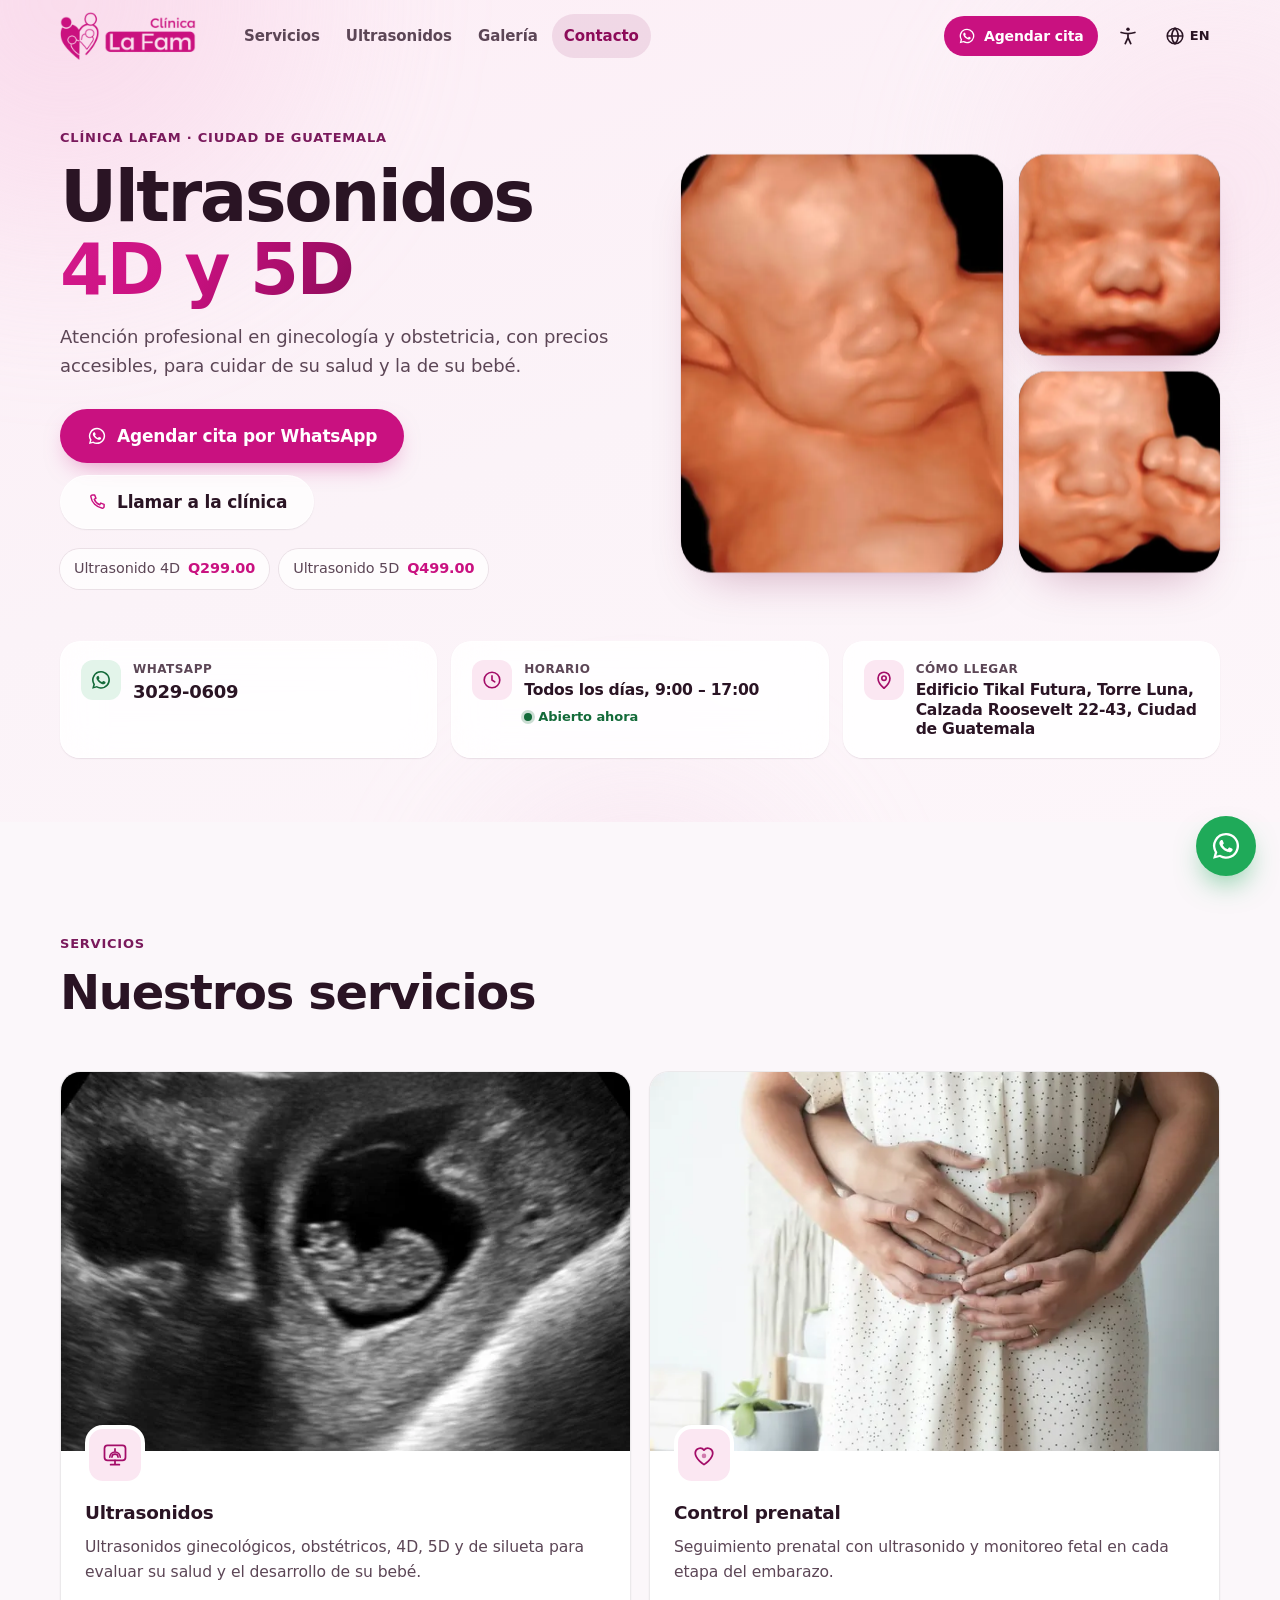
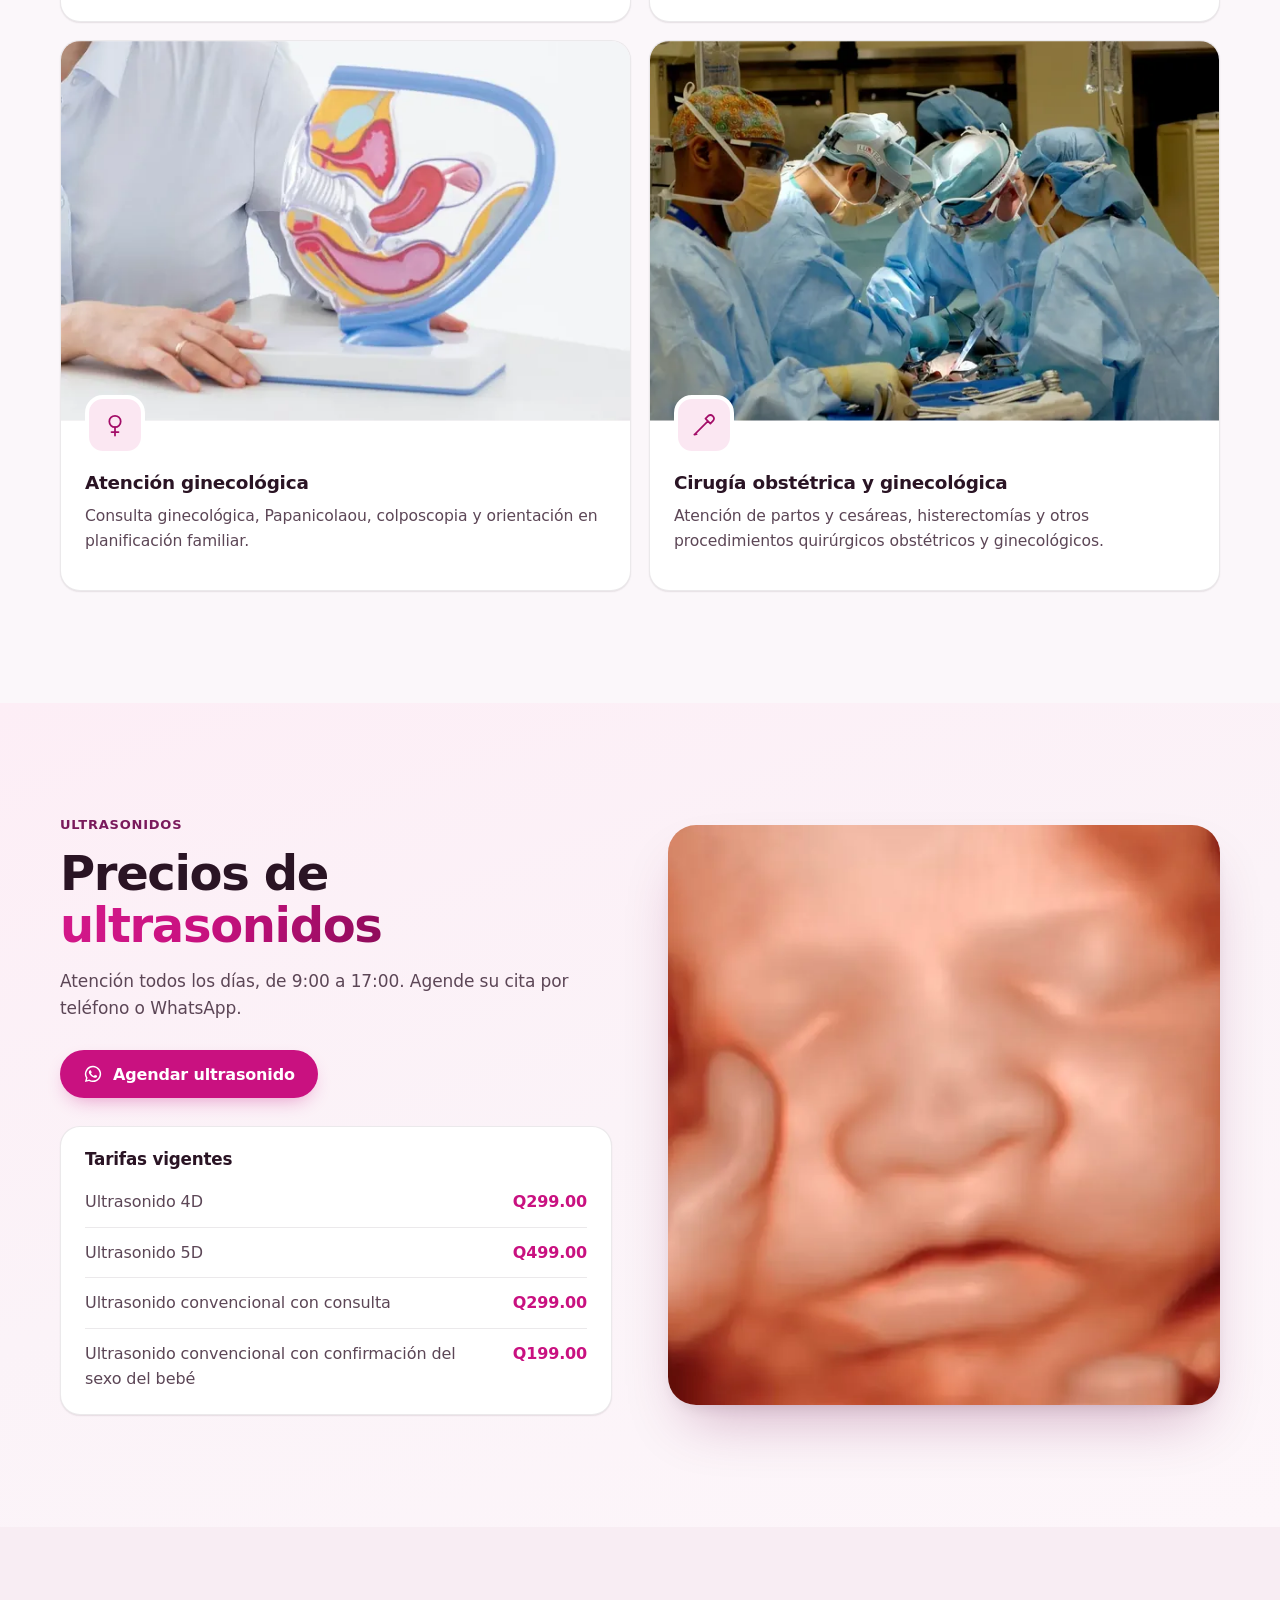
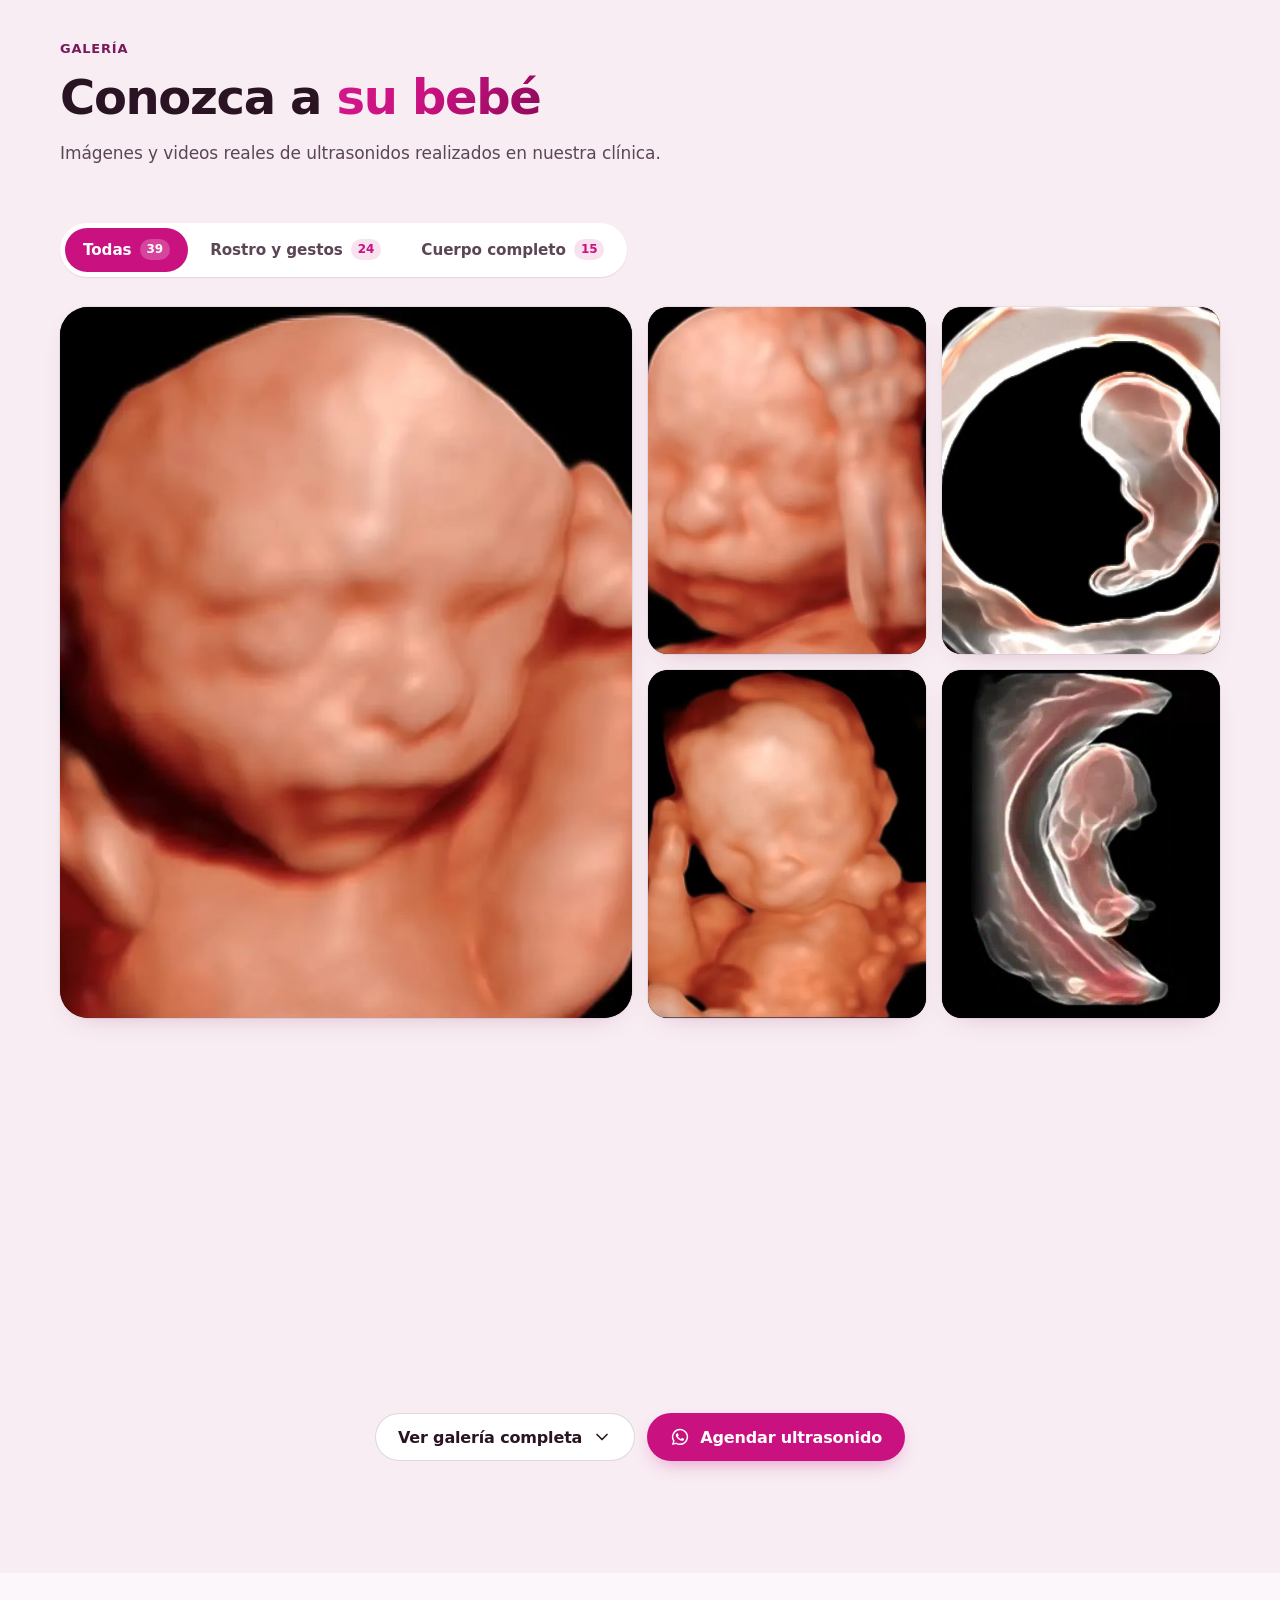
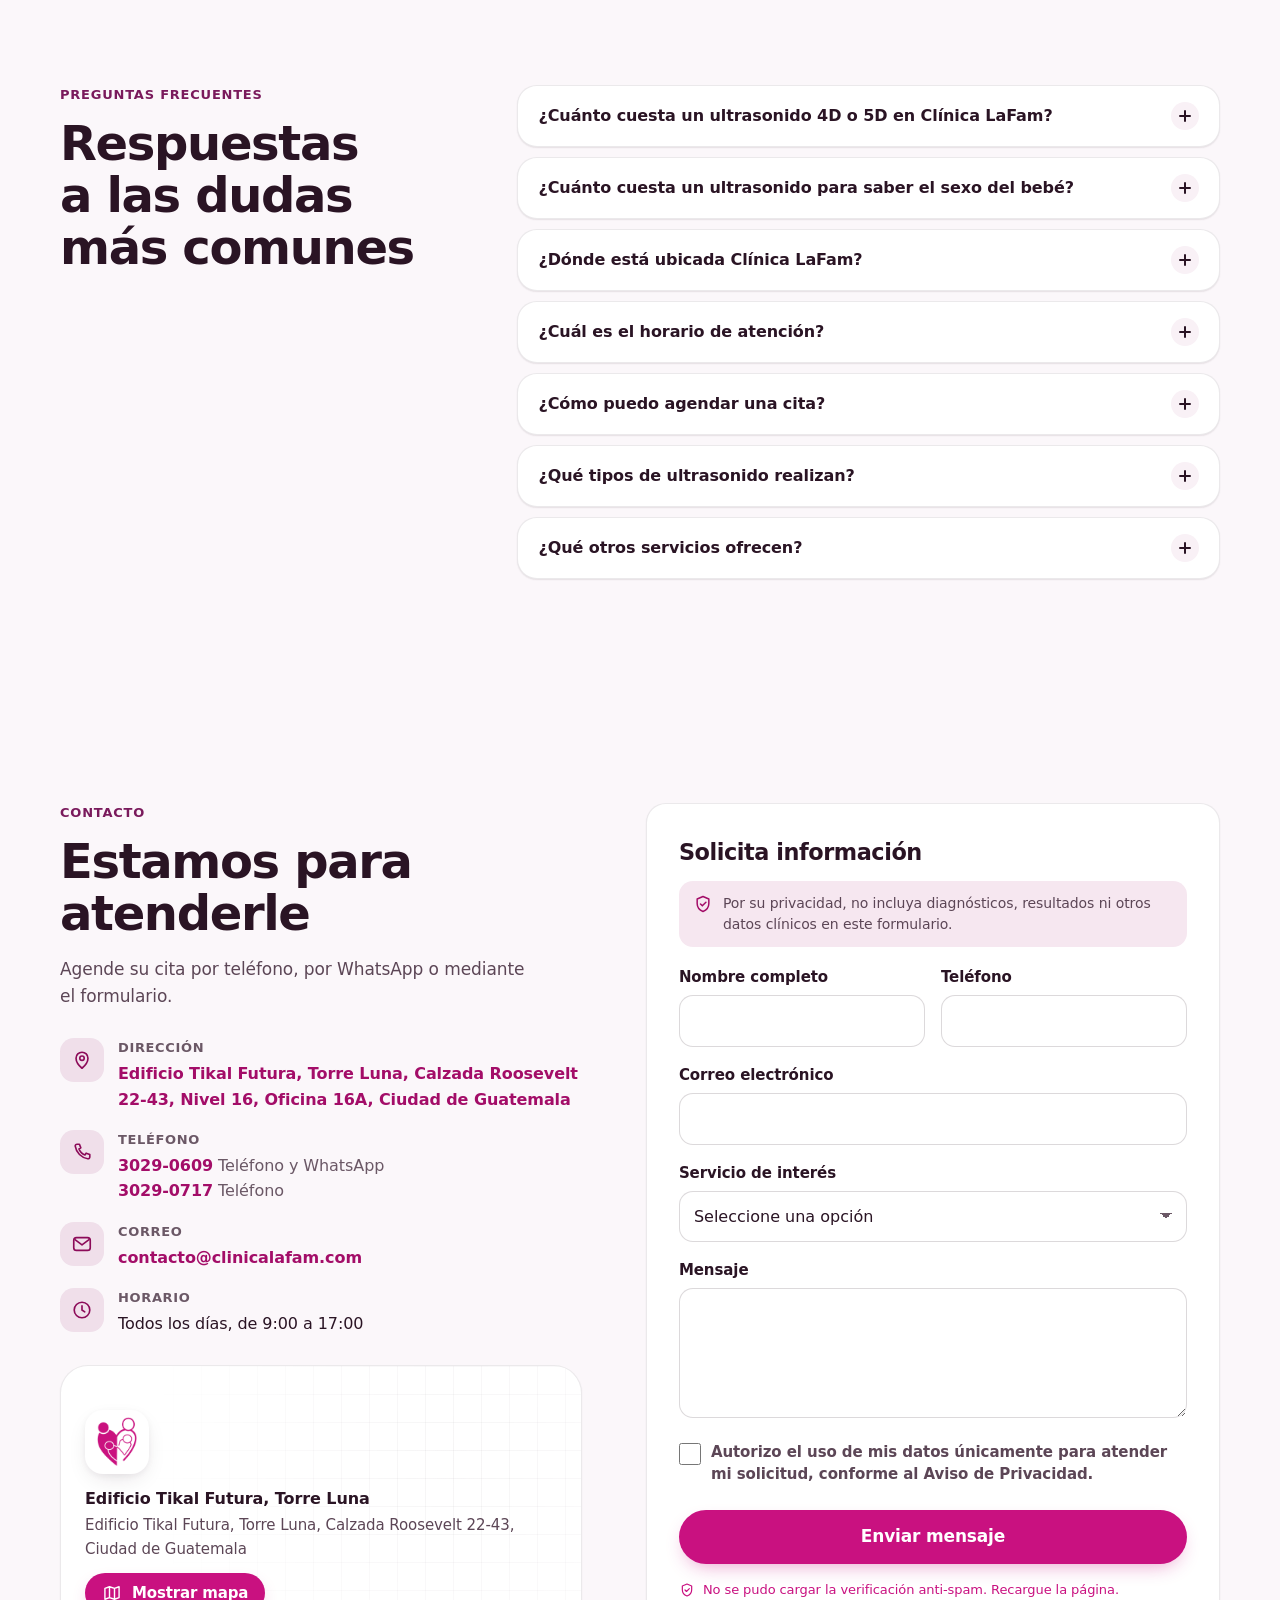
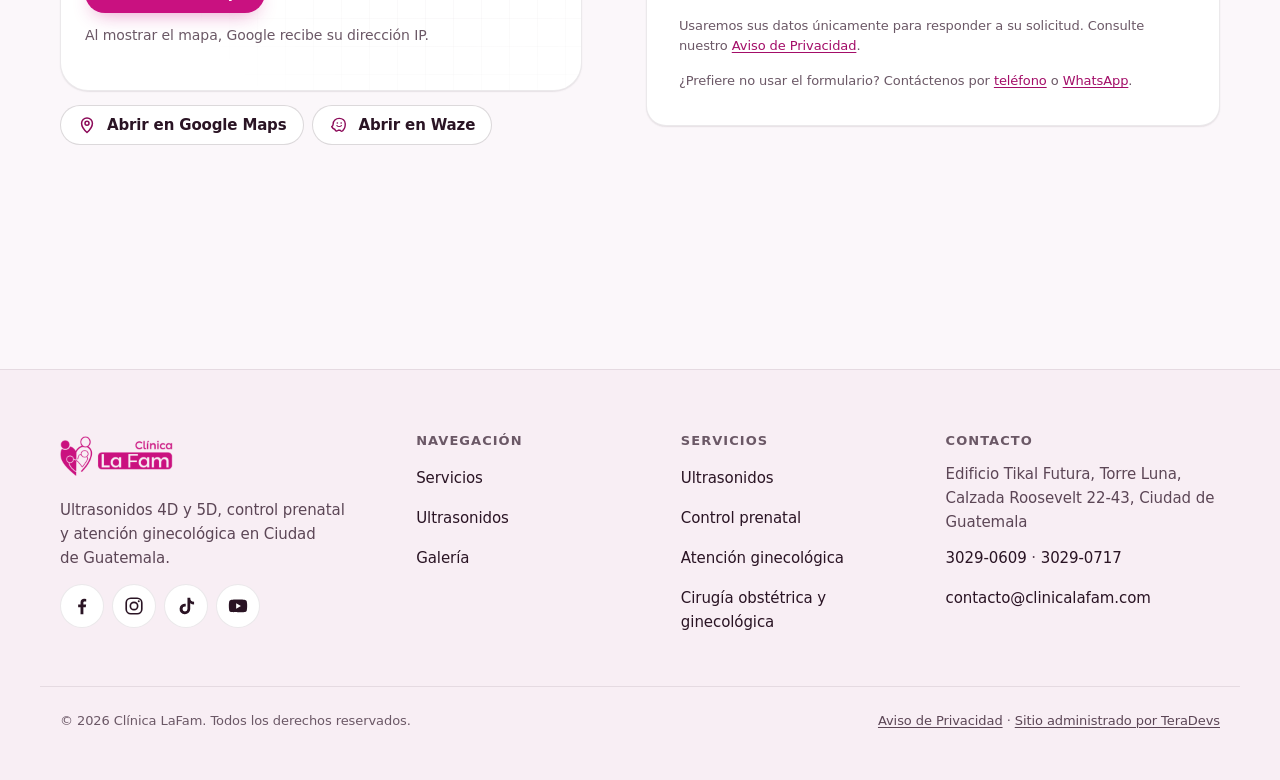
<file: index.html>
<!DOCTYPE html>
<html lang="es-GT" data-wa="50230290609">
<head>
<meta charset="UTF-8">
<title id="pageTitle">Clínica LaFam | Ultrasonidos 4D y 5D en Ciudad de Guatemala</title>
<meta name="description" content="Ultrasonidos 4D y 5D desde Q299, control prenatal y atención ginecológica en Ciudad de Guatemala. Abierto todos los días de 9:00 a 17:00." id="metaDescription">
<meta name="viewport" content="width=device-width, initial-scale=1, viewport-fit=cover">
<meta name="robots" content="noindex, nofollow">
<meta name="theme-color" content="#fbf7fa">
<meta name="color-scheme" content="light">
<link rel="canonical" href="https://clinicalafam.com/">

<!-- One URL with a client-side ES/EN toggle (assets/main.js). Crawlers index
     the server-rendered Spanish page; the toggle keeps the DOM in sync. -->
<meta property="og:type" content="website">
<meta property="og:locale" content="es_GT" id="ogLocale">
<meta property="og:site_name" content="Clínica LaFam">
<meta property="og:title" content="Clínica LaFam | Ultrasonidos 4D y 5D en Ciudad de Guatemala" id="ogTitle">
<meta property="og:description" content="Ultrasonidos 4D y 5D desde Q299, control prenatal y atención ginecológica en Ciudad de Guatemala. Abierto todos los días de 9:00 a 17:00." id="ogDescription">
<meta property="og:url" content="https://clinicalafam.com/">
<meta property="og:image" content="https://clinicalafam.com/assets/og-image.png">
<meta property="og:image:width" content="1200">
<meta property="og:image:height" content="630">
<meta name="twitter:card" content="summary_large_image">
<meta name="twitter:title" content="Clínica LaFam | Ultrasonidos 4D y 5D en Ciudad de Guatemala" id="twTitle">
<meta name="twitter:description" content="Ultrasonidos 4D y 5D desde Q299, control prenatal y atención ginecológica en Ciudad de Guatemala. Abierto todos los días de 9:00 a 17:00." id="twDescription">

<link rel="icon" href="assets/favicon.svg" type="image/svg+xml">
<link rel="icon" href="assets/favicon-32.png" sizes="32x32" type="image/png">
<link rel="apple-touch-icon" href="assets/apple-touch-icon.png">
<link rel="manifest" href="site.webmanifest">

<script src="assets/a11y-boot.js?v=23"></script>
<link rel="stylesheet" href="assets/main.css?v=23">
<link rel="preload" as="image" imagesrcset="assets/img/site/hero-1-640.webp 640w, assets/img/site/hero-1.webp 960w" imagesizes="(max-width: 900px) 60vw, 300px" fetchpriority="high">

<script type="application/ld+json">
{
  "@context": "https://schema.org",
  "@type": "MedicalClinic",
  "@id": "https://clinicalafam.com/#clinic",
  "name": "Clínica LaFam",
  "url": "https://clinicalafam.com/",
  "logo": "https://clinicalafam.com/assets/img/brand/logo.png",
  "image": "https://clinicalafam.com/assets/og-image.png",
  "description": "Ultrasonidos 4D y 5D desde Q299, control prenatal y atención ginecológica en Ciudad de Guatemala. Abierto todos los días de 9:00 a 17:00.",
  "telephone": ["+502-3029-0609","+502-3029-0717"],
  "email": "contacto@clinicalafam.com",
  "address": {
    "@type": "PostalAddress",
    "streetAddress": "Edificio Tikal Futura, Torre Luna, Calzada Roosevelt 22-43, Nivel 16, Oficina 16A",
    "addressLocality": "Ciudad de Guatemala",
    "addressRegion": "Guatemala",
    "addressCountry": "GT"
  },
  "openingHoursSpecification": {
    "@type": "OpeningHoursSpecification",
    "dayOfWeek": ["Monday","Tuesday","Wednesday","Thursday","Friday","Saturday","Sunday"],
    "opens": "09:00",
    "closes": "17:00"
  },
  "currenciesAccepted": "GTQ",
  "priceRange": "Q199 – Q499",
  "medicalSpecialty": ["Obstetric", "Gynecologic"],
  "availableService": [{"@type":"MedicalProcedure","name":"Ultrasonidos","description":"Ultrasonidos ginecológicos, obstétricos, 4D, 5D y de silueta para evaluar su salud y el desarrollo de su bebé."},{"@type":"MedicalProcedure","name":"Control prenatal","description":"Seguimiento prenatal con ultrasonido y monitoreo fetal en cada etapa del embarazo."},{"@type":"MedicalProcedure","name":"Atención ginecológica","description":"Consulta ginecológica, Papanicolaou, colposcopia y orientación en planificación familiar."},{"@type":"MedicalProcedure","name":"Cirugía obstétrica y ginecológica","description":"Atención de partos y cesáreas, histerectomías y otros procedimientos quirúrgicos obstétricos y ginecológicos."}],
  "areaServed": { "@type": "City", "name": "Ciudad de Guatemala" },
  "hasMap": "https://www.google.com/maps/search/?api=1&query=Edificio+Tikal+Futura+Calzada+Roosevelt+22-43+Guatemala",
  "hasOfferCatalog": {"@type":"OfferCatalog","name":"Precios de ultrasonidos","itemListElement":[{"@type":"Offer","name":"Ultrasonido 4D","price":"299.00","priceCurrency":"GTQ","itemOffered":{"@type":"MedicalProcedure","name":"Ultrasonido 4D"}},{"@type":"Offer","name":"Ultrasonido 5D","price":"499.00","priceCurrency":"GTQ","itemOffered":{"@type":"MedicalProcedure","name":"Ultrasonido 5D"}},{"@type":"Offer","name":"Ultrasonido convencional con consulta","price":"299.00","priceCurrency":"GTQ","itemOffered":{"@type":"MedicalProcedure","name":"Ultrasonido convencional con consulta"}},{"@type":"Offer","name":"Ultrasonido convencional con confirmación del sexo del bebé","price":"199.00","priceCurrency":"GTQ","itemOffered":{"@type":"MedicalProcedure","name":"Ultrasonido convencional con confirmación del sexo del bebé"}}]},
  "sameAs": ["https://www.facebook.com/profile.php?id=100064603333488","https://www.instagram.com/clinica.lafam/","https://www.tiktok.com/@lafamclinica","https://www.youtube.com/@Cl%C3%ADnicaLaFam"]
}
</script>
<script type="application/ld+json">
{
  "@context": "https://schema.org",
  "@type": "WebSite",
  "@id": "https://clinicalafam.com/#website",
  "url": "https://clinicalafam.com/",
  "name": "Clínica LaFam",
  "inLanguage": ["es-GT", "en"],
  "publisher": { "@id": "https://clinicalafam.com/#clinic" }
}
</script>
<script type="application/ld+json">
{
  "@context": "https://schema.org",
  "@type": "FAQPage",
  "mainEntity": [{"@type":"Question","name":"¿Cuánto cuesta un ultrasonido 4D o 5D en Clínica LaFam?","acceptedAnswer":{"@type":"Answer","text":"El ultrasonido 4D tiene un costo de Q299.00 y el 5D, de Q499.00. Puede agendar su cita por teléfono o WhatsApp al 3029-0609."}},{"@type":"Question","name":"¿Cuánto cuesta un ultrasonido para saber el sexo del bebé?","acceptedAnswer":{"@type":"Answer","text":"El ultrasonido convencional con confirmación del sexo del bebé tiene un costo de Q199.00, y el ultrasonido convencional con consulta, de Q299.00."}},{"@type":"Question","name":"¿Dónde está ubicada Clínica LaFam?","acceptedAnswer":{"@type":"Answer","text":"Nos ubicamos en Edificio Tikal Futura, Torre Luna, Nivel 16, Oficina 16A, Calzada Roosevelt 22-43, Ciudad de Guatemala."}},{"@type":"Question","name":"¿Cuál es el horario de atención?","acceptedAnswer":{"@type":"Answer","text":"Atendemos todos los días, incluidos sábados y domingos, de 9:00 a 17:00."}},{"@type":"Question","name":"¿Cómo puedo agendar una cita?","acceptedAnswer":{"@type":"Answer","text":"Por WhatsApp o por teléfono al 3029-0609, o al 3029-0717. También puede escribirnos mediante el formulario de contacto de esta página."}},{"@type":"Question","name":"¿Qué tipos de ultrasonido realizan?","acceptedAnswer":{"@type":"Answer","text":"Realizamos ultrasonidos ginecológicos, obstétricos, 4D, 5D y de silueta."}},{"@type":"Question","name":"¿Qué otros servicios ofrecen?","acceptedAnswer":{"@type":"Answer","text":"Ofrecemos control prenatal con ultrasonido y monitoreo fetal; atención ginecológica, que incluye Papanicolaou, colposcopia y orientación en planificación familiar; y cirugía obstétrica y ginecológica, como partos, cesáreas e histerectomías."}}]
}
</script>
</head>
<body>
<a class="skip-link" href="#main" data-i18n="skip">Saltar al contenido</a>

<svg class="sprite" aria-hidden="true" focusable="false" xmlns="http://www.w3.org/2000/svg">
  <symbol id="i-phone" viewBox="0 0 24 24"><path d="M6.6 3.5h2.6l1.5 4-2 1.3a11 11 0 0 0 6.5 6.5l1.3-2 4 1.5v2.6a2 2 0 0 1-2.2 2A16.5 16.5 0 0 1 4.6 5.7a2 2 0 0 1 2-2.2z" fill="none" stroke="currentColor" stroke-width="1.8" stroke-linejoin="round"/></symbol>
  <symbol id="i-wa" viewBox="0 0 24 24"><path fill="currentColor" d="M12 2.2A9.7 9.7 0 0 0 3.6 16.8L2.3 21.6l4.9-1.3A9.7 9.7 0 1 0 12 2.2zm0 17.7a8 8 0 0 1-4.1-1.1l-.3-.2-2.9.8.8-2.8-.2-.3A8 8 0 1 1 12 19.9zm4.4-6c-.2-.1-1.4-.7-1.7-.8-.2-.1-.4-.1-.5.1l-.8 1c-.1.2-.3.2-.5.1a6.6 6.6 0 0 1-3.3-2.9c-.2-.4.2-.4.7-1.3.1-.2 0-.3 0-.4l-.8-1.8c-.2-.5-.4-.4-.5-.4h-.5a.9.9 0 0 0-.6.3 2.7 2.7 0 0 0-.9 2c0 1.2.9 2.4 1 2.5.1.2 1.7 2.6 4.2 3.7 1.6.7 2.2.7 3 .6.5-.1 1.4-.6 1.6-1.2.2-.6.2-1.1.1-1.2l-.5-.3z"/></symbol>
  <symbol id="i-pin" viewBox="0 0 24 24"><path d="M12 21s-6.5-5.6-6.5-11a6.5 6.5 0 0 1 13 0c0 5.4-6.5 11-6.5 11z" fill="none" stroke="currentColor" stroke-width="1.8" stroke-linejoin="round"/><circle cx="12" cy="10" r="2.4" fill="none" stroke="currentColor" stroke-width="1.8"/></symbol>
  <symbol id="i-mail" viewBox="0 0 24 24"><rect x="3" y="5" width="18" height="14" rx="3" fill="none" stroke="currentColor" stroke-width="1.8"/><path d="m4 7 8 6 8-6" fill="none" stroke="currentColor" stroke-width="1.8" stroke-linejoin="round"/></symbol>
  <symbol id="i-clock" viewBox="0 0 24 24"><circle cx="12" cy="12" r="8.5" fill="none" stroke="currentColor" stroke-width="1.8"/><path d="M12 7.5V12l3 2" fill="none" stroke="currentColor" stroke-width="1.8" stroke-linecap="round"/></symbol>
  <symbol id="i-check" viewBox="0 0 24 24"><path d="m5 12.5 4.2 4.2L19 7" fill="none" stroke="currentColor" stroke-width="2.2" stroke-linecap="round" stroke-linejoin="round"/></symbol>
  <symbol id="i-arrow" viewBox="0 0 24 24"><path d="M5 12h13m-5-5 5 5-5 5" fill="none" stroke="currentColor" stroke-width="1.9" stroke-linecap="round" stroke-linejoin="round"/></symbol>
  <symbol id="i-chev" viewBox="0 0 24 24"><path d="m9 6 6 6-6 6" fill="none" stroke="currentColor" stroke-width="2" stroke-linecap="round" stroke-linejoin="round"/></symbol>
  <symbol id="i-close" viewBox="0 0 24 24"><path d="M6 6l12 12M18 6 6 18" fill="none" stroke="currentColor" stroke-width="2" stroke-linecap="round"/></symbol>
  <symbol id="i-menu" viewBox="0 0 24 24"><path d="M4 8h16M4 16h16" fill="none" stroke="currentColor" stroke-width="2" stroke-linecap="round"/></symbol>
  <symbol id="i-a11y" viewBox="0 0 24 24"><circle cx="12" cy="4.6" r="1.9" fill="currentColor"/><path d="M4.5 8.2c2.5.8 5 1.2 7.5 1.2s5-.4 7.5-1.2M12 9.4v4.4m0 0-3 6.4m3-6.4 3 6.4" fill="none" stroke="currentColor" stroke-width="1.9" stroke-linecap="round" stroke-linejoin="round"/></symbol>
  <symbol id="i-globe" viewBox="0 0 24 24"><circle cx="12" cy="12" r="8.5" fill="none" stroke="currentColor" stroke-width="1.7"/><path d="M3.5 12h17M12 3.5c2.4 2.4 3.5 5.2 3.5 8.5s-1.1 6.1-3.5 8.5c-2.4-2.4-3.5-5.2-3.5-8.5S9.6 5.9 12 3.5z" fill="none" stroke="currentColor" stroke-width="1.7"/></symbol>
  <symbol id="i-up" viewBox="0 0 24 24"><path d="m6 14 6-6 6 6" fill="none" stroke="currentColor" stroke-width="2" stroke-linecap="round" stroke-linejoin="round"/></symbol>
  <symbol id="i-download" viewBox="0 0 24 24"><path d="M12 4v11m-4.5-4.5L12 15l4.5-4.5M5 19.5h14" fill="none" stroke="currentColor" stroke-width="1.9" stroke-linecap="round" stroke-linejoin="round"/></symbol>
  <symbol id="i-shield" viewBox="0 0 24 24"><path d="M12 3 5 6v5.5c0 4.3 3 8 7 9.5 4-1.5 7-5.2 7-9.5V6z" fill="none" stroke="currentColor" stroke-width="1.8" stroke-linejoin="round"/><path d="m9 12 2.2 2.2L15.5 10" fill="none" stroke="currentColor" stroke-width="1.8" stroke-linecap="round" stroke-linejoin="round"/></symbol>
  <symbol id="i-fb" viewBox="0 0 24 24"><path fill="currentColor" d="M13.5 21v-7.6h2.6l.4-3h-3V8.5c0-.9.2-1.5 1.5-1.5h1.6V4.3a21 21 0 0 0-2.3-.1c-2.3 0-3.9 1.4-3.9 4v2.2H7.8v3h2.6V21z"/></symbol>
  <symbol id="i-ig" viewBox="0 0 24 24"><rect x="3.5" y="3.5" width="17" height="17" rx="5" fill="none" stroke="currentColor" stroke-width="1.8"/><circle cx="12" cy="12" r="4" fill="none" stroke="currentColor" stroke-width="1.8"/><circle cx="17.2" cy="6.8" r="1.1" fill="currentColor"/></symbol>
  <symbol id="i-tiktok" viewBox="0 0 24 24"><path fill="currentColor" d="M16.6 3h-3v12.2a2.7 2.7 0 1 1-2.7-2.7c.3 0 .5 0 .8.1V9.5a5.8 5.8 0 1 0 4.9 5.7V9.1a7.3 7.3 0 0 0 4.2 1.3V7.4A4.3 4.3 0 0 1 16.6 3z"/></symbol>
  <symbol id="i-yt" viewBox="0 0 24 24"><path fill="currentColor" d="M21.6 7.2a2.5 2.5 0 0 0-1.8-1.8C18.2 5 12 5 12 5s-6.2 0-7.8.4A2.5 2.5 0 0 0 2.4 7.2 26 26 0 0 0 2 12a26 26 0 0 0 .4 4.8 2.5 2.5 0 0 0 1.8 1.8C5.8 19 12 19 12 19s6.2 0 7.8-.4a2.5 2.5 0 0 0 1.8-1.8A26 26 0 0 0 22 12a26 26 0 0 0-.4-4.8zM10 15V9l5.2 3z"/></symbol>
  <!-- Service icons: 1 ultrasound, 2 prenatal (heart), 3 gynecology, 4 surgery -->
  <symbol id="s-1" viewBox="0 0 32 32"><rect x="4" y="5" width="24" height="17" rx="3.5" fill="none" stroke="currentColor" stroke-width="2"/><path d="M10 18.5a6 6 0 0 1 12 0M12.5 18.5a3.5 3.5 0 0 1 7 0" fill="none" stroke="currentColor" stroke-width="1.8" stroke-linecap="round"/><path d="M16 9v2.5M11 27h10M16 22v5" fill="none" stroke="currentColor" stroke-width="2" stroke-linecap="round"/></symbol>
  <symbol id="s-2" viewBox="0 0 32 32"><path d="M16 27s-10-6.2-10-13.2A5.6 5.6 0 0 1 16 10.4a5.6 5.6 0 0 1 10 3.4C26 20.8 16 27 16 27z" fill="none" stroke="currentColor" stroke-width="2" stroke-linejoin="round"/><circle cx="16" cy="17" r="2.6" fill="currentColor" opacity=".5"/></symbol>
  <symbol id="s-3" viewBox="0 0 32 32"><circle cx="16" cy="12" r="6.5" fill="none" stroke="currentColor" stroke-width="2"/><path d="M16 18.5V28m-4-4h8" fill="none" stroke="currentColor" stroke-width="2" stroke-linecap="round"/></symbol>
  <symbol id="s-4" viewBox="0 0 32 32"><path d="M6 26 20.5 11.5m-2.8-2.8 5.6 5.6 3.2-3.2a4 4 0 0 0-5.6-5.6z" fill="none" stroke="currentColor" stroke-width="2" stroke-linecap="round" stroke-linejoin="round"/><path d="M5 27l2.5-.6" stroke="currentColor" stroke-width="2" stroke-linecap="round"/></symbol>
  <symbol id="s-5" viewBox="0 0 32 32"><circle cx="16" cy="10" r="4.5" fill="none" stroke="currentColor" stroke-width="2"/><path d="M8 27c0-5 3.6-8.5 8-8.5s8 3.5 8 8.5" fill="none" stroke="currentColor" stroke-width="2" stroke-linecap="round"/><path d="M13.8 9.6c.7.6 1.4.8 2.2.8s1.5-.2 2.2-.8" fill="none" stroke="currentColor" stroke-width="1.6" stroke-linecap="round"/></symbol>
  <symbol id="s-6" viewBox="0 0 32 32"><path d="M11 5.5a3 3 0 0 0-4.2 4.2l1.4 1.4-1.4 1.4a3 3 0 0 0 4.2 4.2L21 26.6a3 3 0 0 0 4.2-4.2L15.3 12.5l1.4-1.4a3 3 0 0 0-4.2-4.2L11 8.3z" fill="none" stroke="currentColor" stroke-width="2" stroke-linejoin="round"/></symbol>
  <symbol id="s-7" viewBox="0 0 32 32"><path d="M6 26 20.5 11.5m-2.8-2.8 5.6 5.6 3.2-3.2a4 4 0 0 0-5.6-5.6z" fill="none" stroke="currentColor" stroke-width="2" stroke-linecap="round" stroke-linejoin="round"/><path d="M5 27l2.5-.6" stroke="currentColor" stroke-width="2" stroke-linecap="round"/></symbol>
  <symbol id="s-8" viewBox="0 0 32 32"><rect x="4" y="8" width="17" height="14" rx="3.5" fill="none" stroke="currentColor" stroke-width="2"/><path d="m21 13.5 7-3.8v12.6l-7-3.8" fill="none" stroke="currentColor" stroke-width="2" stroke-linejoin="round"/><circle cx="12.5" cy="15" r="2.6" fill="currentColor" opacity=".5"/></symbol>
  <symbol id="s-9" viewBox="0 0 32 32"><path d="M16 4.5l2.9 7.1 7.6.5-5.9 4.9 1.9 7.4L16 20.3l-6.5 4.1 1.9-7.4-5.9-4.9 7.6-.5z" fill="none" stroke="currentColor" stroke-width="2" stroke-linejoin="round"/></symbol>
  <symbol id="s-10" viewBox="0 0 32 32"><path d="M12 4.5h8M13.5 4.5v8.2L6.6 24.4A2.4 2.4 0 0 0 8.7 28h14.6a2.4 2.4 0 0 0 2.1-3.6L18.5 12.7V4.5" fill="none" stroke="currentColor" stroke-width="2" stroke-linejoin="round"/><path d="M9.8 20h12.4" stroke="currentColor" stroke-width="2" opacity=".5"/></symbol>
  <symbol id="s-11" viewBox="0 0 32 32"><rect x="5" y="4" width="22" height="24" rx="4" fill="none" stroke="currentColor" stroke-width="2"/><path d="M16 8v15M11 11.5c2 .8 3.5 1 5 1s3-.2 5-1M10.5 15.5c2.2.8 3.8 1 5.5 1s3.3-.2 5.5-1M11 19.5c2 .7 3.5.9 5 .9s3-.2 5-.9" fill="none" stroke="currentColor" stroke-width="1.8" stroke-linecap="round"/></symbol>
  <!-- Facilities (amenities) icons -->
  <symbol id="m-1" viewBox="0 0 24 24"><rect x="4" y="3.5" width="16" height="17" rx="4" fill="none" stroke="currentColor" stroke-width="1.8"/><path d="M10 16.5v-9h3a2.6 2.6 0 0 1 0 5.2h-3" fill="none" stroke="currentColor" stroke-width="1.9" stroke-linecap="round" stroke-linejoin="round"/></symbol>
  <symbol id="m-2" viewBox="0 0 24 24"><path d="M4.5 17h15M6 17a6 6 0 0 1 12 0M12 8.2V6.5M10.5 6.5h3" fill="none" stroke="currentColor" stroke-width="1.8" stroke-linecap="round" stroke-linejoin="round"/></symbol>
  <symbol id="m-3" viewBox="0 0 24 24"><path d="M5 12V9a3 3 0 0 1 3-3h8a3 3 0 0 1 3 3v3M3.5 12.5a1.8 1.8 0 0 1 3.5 0V15h10v-2.5a1.8 1.8 0 0 1 3.5 0V18h-17zM6 18v2M18 18v2" fill="none" stroke="currentColor" stroke-width="1.7" stroke-linejoin="round" stroke-linecap="round"/></symbol>
  <symbol id="m-4" viewBox="0 0 24 24"><rect x="4.5" y="3.5" width="15" height="17" rx="2.5" fill="none" stroke="currentColor" stroke-width="1.8"/><path d="m9 9.5 2-2.2 2 2.2M9 14.5l2 2.2 2-2.2M16 7v10" fill="none" stroke="currentColor" stroke-width="1.7" stroke-linecap="round" stroke-linejoin="round"/></symbol>
  <symbol id="m-5" viewBox="0 0 24 24"><path d="M9 3.5h6M10 3.5v6.2L4.8 18.3A1.8 1.8 0 0 0 6.4 21h11.2a1.8 1.8 0 0 0 1.6-2.7L14 9.7V3.5M7.4 15h9.2" fill="none" stroke="currentColor" stroke-width="1.8" stroke-linejoin="round" stroke-linecap="round"/></symbol>
  <symbol id="m-6" viewBox="0 0 24 24"><rect x="4" y="3" width="16" height="18" rx="3" fill="none" stroke="currentColor" stroke-width="1.8"/><path d="M12 6.5v11M8.5 9c1.3.6 2.3.8 3.5.8s2.2-.2 3.5-.8M8 12.5c1.4.6 2.5.8 4 .8s2.6-.2 4-.8M8.5 16c1.3.5 2.3.7 3.5.7s2.2-.2 3.5-.7" fill="none" stroke="currentColor" stroke-width="1.5" stroke-linecap="round"/></symbol>
  <symbol id="m-7" viewBox="0 0 24 24"><path d="M4 11h16v3a5 5 0 0 1-5 5H9a5 5 0 0 1-5-5zM6 11V8.5a6 6 0 0 1 6-4M7.5 19l-1 2M16.5 19l1 2" fill="none" stroke="currentColor" stroke-width="1.8" stroke-linecap="round" stroke-linejoin="round"/></symbol>
  <symbol id="m-8" viewBox="0 0 24 24"><rect x="3.5" y="9" width="17" height="9" rx="4.5" fill="none" stroke="currentColor" stroke-width="1.8"/><path d="M7 9c0-3 2.2-4.5 5-4.5s5 1.5 5 4.5M6 21h12" fill="none" stroke="currentColor" stroke-width="1.8" stroke-linecap="round"/><circle cx="9" cy="13.5" r="1.6" fill="currentColor"/></symbol>
  <symbol id="m-9" viewBox="0 0 24 24"><path d="M4.5 19.5 15 9m-2-2 4 4 2.4-2.4a2.8 2.8 0 0 0-4-4z" fill="none" stroke="currentColor" stroke-width="1.8" stroke-linecap="round" stroke-linejoin="round"/></symbol>
  <symbol id="m-10" viewBox="0 0 24 24"><path d="M5 9.5h12v4a5 5 0 0 1-5 5H10a5 5 0 0 1-5-5zM17 11h1a2.5 2.5 0 0 1 0 5h-1.5M8.5 3.5c-.7 1 .7 1.8 0 3M12.5 3.5c-.7 1 .7 1.8 0 3" fill="none" stroke="currentColor" stroke-width="1.8" stroke-linecap="round" stroke-linejoin="round"/></symbol>
  <symbol id="m-11" viewBox="0 0 24 24"><path d="M12 2.5v5M9.8 4.7h4.4M5.5 21v-8l6.5-5 6.5 5v8zM10 21v-3.5a2 2 0 0 1 4 0V21" fill="none" stroke="currentColor" stroke-width="1.8" stroke-linecap="round" stroke-linejoin="round"/></symbol>
  <symbol id="m-12" viewBox="0 0 24 24"><path d="M12 3 5 6v5.5c0 4.3 3 8 7 9.5 4-1.5 7-5.2 7-9.5V6z" fill="none" stroke="currentColor" stroke-width="1.8" stroke-linejoin="round"/><circle cx="12" cy="11.5" r="2.3" fill="none" stroke="currentColor" stroke-width="1.6"/></symbol>
  <symbol id="i-waze" viewBox="0 0 24 24"><path d="M19.5 10.5c0-4.1-3.4-6.5-7.2-6.5-4.2 0-7.3 3-7.3 6.8 0 1.6-.6 2.6-1.8 3.2.8 1.6 2.3 2.8 4 3.4a2 2 0 0 0 3.7.9h2.6a2 2 0 0 0 3.8-.8c1.5-1 2.2-3.3 2.2-7z" fill="none" stroke="currentColor" stroke-width="1.7" stroke-linejoin="round"/><circle cx="10" cy="9.6" r="1" fill="currentColor"/><circle cx="14.6" cy="9.6" r="1" fill="currentColor"/><path d="M9.5 12.8c1.4 1.3 4 1.3 5.4 0" fill="none" stroke="currentColor" stroke-width="1.5" stroke-linecap="round"/></symbol>
  <symbol id="i-person" viewBox="0 0 24 24"><circle cx="12" cy="8" r="3.6" fill="none" stroke="currentColor" stroke-width="1.8"/><path d="M5 20c.6-3.8 3.4-6 7-6s6.4 2.2 7 6" fill="none" stroke="currentColor" stroke-width="1.8" stroke-linecap="round"/></symbol>
  <symbol id="i-map" viewBox="0 0 24 24"><path d="m3.5 6.5 5.5-2 6 2 5.5-2v13l-5.5 2-6-2-5.5 2zM9 4.5v13M15 6.5v13" fill="none" stroke="currentColor" stroke-width="1.7" stroke-linejoin="round"/></symbol>
  <symbol id="a-bed" viewBox="0 0 32 32"><path d="M4 8v18M4 21h24v5M4 16h9.5v5M13.5 14.5h10a4.5 4.5 0 0 1 4.5 4.5v2" fill="none" stroke="currentColor" stroke-width="2" stroke-linecap="round" stroke-linejoin="round"/><circle cx="9" cy="12.5" r="2.6" fill="none" stroke="currentColor" stroke-width="2"/></symbol>
  <symbol id="a-cup" viewBox="0 0 32 32"><path d="M6 12h17v6a7 7 0 0 1-7 7h-3a7 7 0 0 1-7-7zM23 14h1.5a3.5 3.5 0 0 1 0 7H22M11 4.5c-1 1.5 1 2.5 0 4M16 4.5c-1 1.5 1 2.5 0 4" fill="none" stroke="currentColor" stroke-width="2" stroke-linecap="round" stroke-linejoin="round"/></symbol>
  <symbol id="a-chapel" viewBox="0 0 32 32"><path d="M16 3v7M13 6h6M7 28V17l9-7 9 7v11zM13 28v-5a3 3 0 0 1 6 0v5" fill="none" stroke="currentColor" stroke-width="2" stroke-linecap="round" stroke-linejoin="round"/></symbol>
</svg>

<header class="site-header" id="siteHeader">
  <div class="container header-inner">
    <a class="brand" href="#inicio" data-i18n-attr="aria-label:brand.aria" aria-label="Clínica LaFam, ir al inicio">
      <picture class="brand-logo"><img src="assets/img/brand/logo.webp" width="340" height="120" alt="Clínica LaFam"></picture>
    </a>
    <nav class="nav-desktop" aria-label="Principal">
      <a href="#servicios" data-i18n="nav.services">Servicios</a>
      <a href="#ultrasonidos" data-i18n="nav.maternity">Ultrasonidos</a>
      <a href="#galeria" data-i18n="nav.facilities">Galería</a>

      <a href="#contacto" data-i18n="nav.contact">Contacto</a>
    </nav>
    <div class="header-actions">
      <a class="pill pill-emergency" data-wa="" href="https://wa.me/50230290609?text=Hola%2C%20quisiera%20agendar%20una%20cita%20en%20Cl%C3%ADnica%20LaFam." target="_blank" rel="noopener noreferrer" data-i18n-attr="aria-label:hero.cta2" aria-label="Agendar cita por WhatsApp"><svg aria-hidden="true"><use href="#i-wa"/></svg><span data-i18n="nav.emergency">Agendar cita</span></a>
      <button type="button" class="icon-btn" id="a11yToggle" aria-haspopup="dialog" aria-expanded="false" aria-controls="a11yPanel" data-i18n-attr="aria-label:a11y.open_aria" aria-label="Opciones de accesibilidad"><svg aria-hidden="true"><use href="#i-a11y"/></svg></button>
      <button type="button" class="icon-btn lang-btn" id="langToggle" data-lang-toggle data-i18n-attr="aria-label:lang.toggle_aria" aria-label="Cambiar idioma a inglés"><svg aria-hidden="true"><use href="#i-globe"/></svg><span>EN</span></button>
      <button type="button" class="icon-btn menu-btn" id="menuToggle" aria-haspopup="dialog" aria-expanded="false" aria-controls="mobileNav" data-i18n-attr="aria-label:menu.open_aria" aria-label="Abrir menú"><svg aria-hidden="true"><use href="#i-menu"/></svg></button>
    </div>
  </div>
</header>

<dialog class="sheet sheet-side" id="mobileNav" data-i18n-attr="aria-label:mobilenav.aria" aria-label="Menú principal">
  <div class="sheet-head">
    <span class="brand brand-sm"><picture class="brand-logo"><img src="assets/img/brand/logo.webp" width="340" height="120" alt=""></picture></span>
    <button type="button" class="icon-btn" data-close data-i18n-attr="aria-label:menu.close_aria" aria-label="Cerrar menú"><svg aria-hidden="true"><use href="#i-close"/></svg></button>
  </div>
  <nav class="mobile-links">
    <a href="#servicios" data-i18n="nav.services">Servicios</a>
    <a href="#ultrasonidos" data-i18n="nav.maternity">Ultrasonidos</a>
    <a href="#galeria" data-i18n="nav.facilities">Galería</a>

    <a href="#contacto" data-i18n="nav.contact">Contacto</a>
  </nav>
  <div class="sheet-foot">
    <button type="button" class="btn btn-ghost btn-block lang-sheet" data-lang-toggle data-i18n-attr="aria-label:lang.toggle_aria" aria-label="Cambiar idioma a inglés"><svg aria-hidden="true"><use href="#i-globe"/></svg><span data-i18n="lang.switch_to">English</span></button>
    <a class="btn btn-emergency btn-block" data-wa="" href="https://wa.me/50230290609?text=Hola%2C%20quisiera%20agendar%20una%20cita%20en%20Cl%C3%ADnica%20LaFam." target="_blank" rel="noopener noreferrer"><svg aria-hidden="true"><use href="#i-wa"/></svg><span data-i18n="hero.cta2">Agendar cita por WhatsApp</span></a>
    <a class="btn btn-ghost btn-block" href="tel:+50230290609"><svg aria-hidden="true"><use href="#i-phone"/></svg><span data-i18n="hero.cta1">Llamar a la clínica</span></a>
  </div>
</dialog>

<dialog class="sheet sheet-pop" id="a11yPanel" aria-labelledby="a11yTitle">
  <div class="sheet-head">
    <h2 id="a11yTitle" data-i18n="a11y.title">Accesibilidad</h2>
    <button type="button" class="link-btn" data-close data-i18n="a11y.close">Listo</button>
  </div>
  <p class="muted small" data-i18n="a11y.desc">Ajuste el sitio a su comodidad. Sus preferencias se guardan en este dispositivo.</p>
  <div class="a11y-row">
    <span id="a11ySizeLabel" data-i18n="a11y.text_size">Tamaño del texto</span>
    <div class="segmented" role="group" aria-labelledby="a11ySizeLabel">
      <button type="button" data-text-size="0" aria-pressed="true" data-i18n-attr="aria-label:a11y.size_small" aria-label="Texto normal">A</button>
      <button type="button" data-text-size="1" aria-pressed="false" data-i18n-attr="aria-label:a11y.size_medium" aria-label="Texto grande"><span class="a-md">A</span></button>
      <button type="button" data-text-size="2" aria-pressed="false" data-i18n-attr="aria-label:a11y.size_large" aria-label="Texto muy grande"><span class="a-lg">A</span></button>
    </div>
  </div>
  <button type="button" class="a11y-row switch-row" role="switch" aria-checked="false" data-a11y="contrast"><span data-i18n="a11y.contrast">Alto contraste</span><span class="switch" aria-hidden="true"></span></button>
  <button type="button" class="a11y-row switch-row" role="switch" aria-checked="false" data-a11y="motion"><span data-i18n="a11y.motion">Reducir animaciones</span><span class="switch" aria-hidden="true"></span></button>
  <button type="button" class="a11y-row switch-row" role="switch" aria-checked="false" data-a11y="links"><span data-i18n="a11y.links">Subrayar enlaces</span><span class="switch" aria-hidden="true"></span></button>
  <button type="button" class="a11y-row switch-row" role="switch" aria-checked="false" data-a11y="spacing"><span data-i18n="a11y.spacing">Texto más espaciado</span><span class="switch" aria-hidden="true"></span></button>
  <button type="button" class="btn btn-ghost btn-block" id="a11yReset" data-i18n="a11y.reset">Restablecer</button>
</dialog>

<main id="main">

  <!-- ======================== HERO ======================== -->
  <section id="inicio" class="hero" tabindex="-1">
    <div class="hero-bg" aria-hidden="true"><span class="orb orb-a"></span><span class="orb orb-b"></span><span class="orb orb-c"></span></div>
    <div class="container hero-grid">
      <div class="hero-copy">
        <p class="eyebrow" data-i18n="hero.eyebrow">Clínica LaFam · Ciudad de Guatemala</p>
        <h1 data-i18n="hero.title">Ultrasonidos <em>4D y 5D</em></h1>
        <p class="lead" data-i18n="hero.desc">Atención profesional en ginecología y obstetricia, con precios accesibles, para cuidar de su salud y la de su bebé.</p>
        <div class="hero-ctas">
          <a class="btn btn-emergency btn-lg" data-wa="" href="https://wa.me/50230290609?text=Hola%2C%20quisiera%20agendar%20una%20cita%20en%20Cl%C3%ADnica%20LaFam." target="_blank" rel="noopener noreferrer"><svg aria-hidden="true"><use href="#i-wa"/></svg><span data-i18n="hero.cta2">Agendar cita por WhatsApp</span></a>
          <a class="btn btn-glass btn-lg btn-call" href="tel:+50230290609"><svg aria-hidden="true"><use href="#i-phone"/></svg><span data-i18n="hero.cta1">Llamar a la clínica</span></a>
        </div>
        <ul class="hero-prices"><li><a href="#ultrasonidos"><span data-i18n="mfeat1.title">Ultrasonido 4D</span> <strong data-i18n="mfeat1.desc">Q299.00</strong></a></li><li><a href="#ultrasonidos"><span data-i18n="mfeat2.title">Ultrasonido 5D</span> <strong data-i18n="mfeat2.desc">Q499.00</strong></a></li></ul>
      </div>
      <div class="hero-art" data-parallax>
          <figure class="hero-photo p1"><img class="hero-img" src="assets/img/site/hero-1.webp" srcset="assets/img/site/hero-1-640.webp 640w, assets/img/site/hero-1.webp 960w" sizes="(max-width: 900px) 60vw, 300px" width="960" height="1156" alt="Ultrasonido 4D: bebé con la mano en la mejilla" data-i18n-attr="alt:media.hero1.alt" fetchpriority="high" decoding="async"></figure>
          <figure class="hero-photo p2"><img class="hero-img" src="assets/img/site/g34.webp" srcset="assets/img/site/g34.webp 525w" sizes="(max-width: 900px) 60vw, 300px" width="525" height="648" alt="Ultrasonido 4D: rostro de frente con la boca entreabierta" data-i18n-attr="alt:media.hero2.alt" loading="lazy" decoding="async"></figure>
          <figure class="hero-photo p3"><img class="hero-img" src="assets/img/site/g23.webp" srcset="assets/img/site/g23.webp 542w" sizes="(max-width: 900px) 60vw, 300px" width="542" height="506" alt="Ultrasonido 4D: puño contra la mejilla" data-i18n-attr="alt:media.hero3.alt" loading="lazy" decoding="async"></figure>
      </div>
    </div>
    <div class="container">
      <ul class="quick" data-i18n-attr="aria-label:quick.aria" aria-label="Información rápida">
        <li class="quick-tile q-wa reveal i2"><a data-wa="" href="https://wa.me/50230290609?text=Hola%2C%20quisiera%20agendar%20una%20cita%20en%20Cl%C3%ADnica%20LaFam." target="_blank" rel="noopener noreferrer"><span class="quick-icon" aria-hidden="true"><svg><use href="#i-wa"/></svg></span><span class="quick-text"><span class="quick-label" data-i18n="quick.whatsapp">WhatsApp</span><strong class="quick-value">3029&#8209;0609</strong></span></a></li>
        <li class="quick-tile q-visits reveal i3"><a href="#contacto"><span class="quick-icon" aria-hidden="true"><svg><use href="#i-clock"/></svg></span><span class="quick-text"><span class="quick-label" data-i18n="quick.visits">Horario</span><strong class="quick-value" data-i18n="visits.hours_text">Todos los días, 9:00 – 17:00</strong><span class="quick-status" data-visit-status data-windows="09:00-17:00" data-state="closed"><span class="dot" aria-hidden="true"></span><span data-role="label"></span></span></span></a></li>
        <li class="quick-tile q-map reveal i4"><a href="https://www.google.com/maps/search/?api=1&query=Edificio+Tikal+Futura+Calzada+Roosevelt+22-43+Guatemala" target="_blank" rel="noopener noreferrer"><span class="quick-icon" aria-hidden="true"><svg><use href="#i-pin"/></svg></span><span class="quick-text"><span class="quick-label" data-i18n="quick.directions">Cómo llegar</span><strong class="quick-value">Edificio Tikal Futura, Torre Luna, Calzada Roosevelt 22-43, Ciudad de Guatemala</strong></span><span class="visually-hidden" data-i18n="a11y.new_tab"> (se abre en una pestaña nueva)</span></a></li>
      </ul>
    </div>
  </section>

  <!-- ======================== SERVICES ======================== -->
  <section id="servicios" class="section">
    <div class="container">
      <div class="section-head reveal">
        <p class="eyebrow" data-i18n="services.eyebrow">Servicios</p>
        <h2 data-i18n="services.title">Nuestros servicios</h2>
      </div>
      <ul class="services-grid">
        <li class="service-card reveal i1 has-photo" data-service="service1"><span class="service-media"><img class="service-photo" src="assets/img/site/svc-ultrasonido.webp" srcset="assets/img/site/svc-ultrasonido.webp 741w" sizes="(max-width: 620px) 92vw, (max-width: 960px) 46vw, 376px" width="741" height="653" alt="Ultrasonido normal" data-i18n-attr="alt:media.service1.alt" loading="lazy" decoding="async"></span><div class="service-body"><span class="service-icon" aria-hidden="true"><svg><use href="#s-1"/></svg></span><h3 data-i18n="service1.title">Ultrasonidos</h3><p data-i18n="service1.desc">Ultrasonidos ginecológicos, obstétricos, 4D, 5D y de silueta para evaluar su salud y el desarrollo de su bebé.</p><div class="service-actions"></div></div></li>
        <li class="service-card reveal i2 has-photo" data-service="service2"><span class="service-media"><img class="service-photo" src="assets/img/site/svc-prenatal.webp" srcset="assets/img/site/svc-prenatal-640.webp 640w, assets/img/site/svc-prenatal.webp 1400w" sizes="(max-width: 620px) 92vw, (max-width: 960px) 46vw, 376px" width="1400" height="933" alt="Control prenatal" data-i18n-attr="alt:media.service2.alt" loading="lazy" decoding="async"></span><div class="service-body"><span class="service-icon" aria-hidden="true"><svg><use href="#s-2"/></svg></span><h3 data-i18n="service2.title">Control prenatal</h3><p data-i18n="service2.desc">Seguimiento prenatal con ultrasonido y monitoreo fetal en cada etapa del embarazo.</p><div class="service-actions"></div></div></li>
        <li class="service-card reveal i3 has-photo" data-service="service3"><span class="service-media"><img class="service-photo" src="assets/img/site/svc-ginecologia.webp" srcset="assets/img/site/svc-ginecologia-640.webp 640w, assets/img/site/svc-ginecologia.webp 1400w" sizes="(max-width: 620px) 92vw, (max-width: 960px) 46vw, 376px" width="1400" height="1001" alt="Ginecología y obstetricia" data-i18n-attr="alt:media.service3.alt" loading="lazy" decoding="async"></span><div class="service-body"><span class="service-icon" aria-hidden="true"><svg><use href="#s-3"/></svg></span><h3 data-i18n="service3.title">Atención ginecológica</h3><p data-i18n="service3.desc">Consulta ginecológica, Papanicolaou, colposcopia y orientación en planificación familiar.</p><div class="service-actions"></div></div></li>
        <li class="service-card reveal i1 has-photo" data-service="service4"><span class="service-media"><img class="service-photo" src="assets/img/site/svc-cirugia.webp" srcset="assets/img/site/svc-cirugia-640.webp 640w, assets/img/site/svc-cirugia.webp 1400w" sizes="(max-width: 620px) 92vw, (max-width: 960px) 46vw, 376px" width="1400" height="912" alt="Cirugías de obstetricia y ginecología" data-i18n-attr="alt:media.service4.alt" loading="lazy" decoding="async"></span><div class="service-body"><span class="service-icon" aria-hidden="true"><svg><use href="#s-4"/></svg></span><h3 data-i18n="service4.title">Cirugía obstétrica y ginecológica</h3><p data-i18n="service4.desc">Atención de partos y cesáreas, histerectomías y otros procedimientos quirúrgicos obstétricos y ginecológicos.</p><div class="service-actions"></div></div></li>
      </ul>
    </div>
  </section>

  <!-- ======================== ULTRASOUNDS (platform "maternity" block) ======================== -->
  <section id="ultrasonidos" class="section maternity">
    <div class="container">
      <div class="maternity-grid">
        <div class="maternity-copy reveal">
          <p class="eyebrow" data-i18n="maternity.eyebrow">Ultrasonidos</p>
          <h2 data-i18n="maternity.title">Precios de <em>ultrasonidos</em></h2>
          <p class="lead" data-i18n="maternity.desc">Atención todos los días, de 9:00 a 17:00. Agende su cita por teléfono o WhatsApp.</p>
          <div class="cta-row">
            <a class="btn btn-primary" data-wa="maternity.cta" href="https://wa.me/50230290609?text=Hola%2C%20quisiera%20agendar%20una%20cita%20en%20Cl%C3%ADnica%20LaFam." target="_blank" rel="noopener noreferrer"><svg aria-hidden="true"><use href="#i-wa"/></svg><span data-i18n="maternity.cta">Agendar ultrasonido</span></a>
          </div>
          <div class="card price-card reveal">
            <h3 class="price-head" data-i18n="maternity.prices">Tarifas vigentes</h3>
            <dl class="price-list">
              <div class="price-row"><dt data-i18n="mfeat1.title">Ultrasonido 4D</dt><dd data-i18n="mfeat1.desc">Q299.00</dd></div>
              <div class="price-row"><dt data-i18n="mfeat2.title">Ultrasonido 5D</dt><dd data-i18n="mfeat2.desc">Q499.00</dd></div>
              <div class="price-row"><dt data-i18n="mfeat3.title">Ultrasonido convencional con consulta</dt><dd data-i18n="mfeat3.desc">Q299.00</dd></div>
              <div class="price-row"><dt data-i18n="mfeat4.title">Ultrasonido convencional con confirmación del sexo del bebé</dt><dd data-i18n="mfeat4.desc">Q199.00</dd></div>
            </dl>
          </div>

        </div>
        <div class="maternity-side">
        <figure class="maternity-photo reveal" data-parallax><img class="maternity-img" src="assets/img/site/us-3.webp" srcset="assets/img/site/us-3-640.webp 640w, assets/img/site/us-3.webp 1176w" sizes="(max-width: 1000px) 92vw, 420px" width="1176" height="1176" alt="Ultrasonido 5D" data-i18n-attr="alt:media.maternity.alt" loading="lazy" decoding="async"></figure>
        </div>
      </div>
    </div>
  </section>

  <!-- ======================== GALLERY (platform "facilities" block) ======================== -->
  <section id="galeria" class="section facilities">
    <div class="container">
      <div class="section-head reveal">
        <p class="eyebrow" data-i18n="projects.eyebrow">Galería</p>
        <h2 data-i18n="projects.title">Conozca a <em>su bebé</em></h2>
        <p class="lead" data-i18n="projects.desc">Imágenes y videos reales de ultrasonidos realizados en nuestra clínica.</p>
      </div>
      <div class="gal-filter reveal" role="group" aria-label="Filtrar las fotos" data-i18n-attr="aria-label:gallery.filter_aria"><button type="button" class="gal-tab" data-filter="all" aria-pressed="true" aria-controls="galGrid"><span data-i18n="gallery.filter_all">Todas</span><span class="gal-count">39</span></button><button type="button" class="gal-tab" data-filter="face" aria-pressed="false" aria-controls="galGrid"><span data-i18n="gallery.filter_face">Rostro y gestos</span><span class="gal-count">24</span></button><button type="button" class="gal-tab" data-filter="body" aria-pressed="false" aria-controls="galGrid"><span data-i18n="gallery.filter_body">Cuerpo completo</span><span class="gal-count">15</span></button></div>
      <div class="gal-grid" id="galGrid" data-images="assets/img/site/g09.webp, assets/img/site/g01.webp, assets/img/site/g02.webp, assets/img/site/g03.webp, assets/img/site/g04.webp, assets/img/site/g06.webp, assets/img/site/g07.webp, assets/img/site/g10.webp, assets/img/site/g11.webp, assets/img/site/g12.webp, assets/img/site/g13.webp, assets/img/site/g14.webp, assets/img/site/g08.webp, assets/img/site/g15.webp, assets/img/site/g16.webp, assets/img/site/g17.webp, assets/img/site/g18.webp, assets/img/site/g19.webp, assets/img/site/g20.webp, assets/img/site/g21.webp, assets/img/site/g22.webp, assets/img/site/g23.webp, assets/img/site/g24.webp, assets/img/site/g25.webp, assets/img/site/g05.webp, assets/img/site/g26.webp, assets/img/site/g27.webp, assets/img/site/g28.webp, assets/img/site/g29.webp, assets/img/site/g30.webp, assets/img/site/g31.webp, assets/img/site/g32.webp, assets/img/site/g33.webp, assets/img/site/g34.webp, assets/img/site/g35.webp, assets/img/site/g36.webp">
        <button type="button" class="gal-item gal-photo gal-feature" data-index="0" data-cat="face" data-path="assets/img/site/g09.webp"><img class="gal-img" src="assets/img/site/g09.webp" srcset="assets/img/site/g09.webp 701w" sizes="(max-width: 719px) 92vw, (max-width: 1099px) 62vw, 580px" width="701" height="718" alt="Ultrasonido 4D: mano junto a la cabeza y boca abierta" data-i18n-attr="alt:media.gallery1.alt" loading="lazy" decoding="async"></button>
        <button type="button" class="gal-item gal-photo" data-index="1" data-cat="face" data-path="assets/img/site/g01.webp"><img class="gal-img" src="assets/img/site/g01.webp" srcset="assets/img/site/g01.webp 571w" sizes="(max-width: 719px) 46vw, (max-width: 1099px) 31vw, 280px" width="571" height="575" alt="Ultrasonido 4D: mano levantada junto al rostro" data-i18n-attr="alt:media.gallery2.alt" loading="lazy" decoding="async"></button>
        <button type="button" class="gal-item gal-photo" data-index="2" data-cat="body" data-path="assets/img/site/g02.webp"><img class="gal-img" src="assets/img/site/g02.webp" srcset="assets/img/site/g02.webp 688w" sizes="(max-width: 719px) 46vw, (max-width: 1099px) 31vw, 280px" width="688" height="652" alt="Ultrasonido 5D de silueta: embrión temprano dentro del saco" data-i18n-attr="alt:media.gallery3.alt" loading="lazy" decoding="async"></button>
        <button type="button" class="gal-item gal-photo" data-index="3" data-cat="face" data-path="assets/img/site/g03.webp"><img class="gal-img" src="assets/img/site/g03.webp" srcset="assets/img/site/g03.webp 639w" sizes="(max-width: 719px) 46vw, (max-width: 1099px) 31vw, 280px" width="639" height="687" alt="Ultrasonido 4D: parte superior del cuerpo con una mano junto a la cabeza" data-i18n-attr="alt:media.gallery4.alt" loading="lazy" decoding="async"></button>
        <button type="button" class="gal-item gal-anim" data-cat="body" data-path="assets/media/v1-embrion-5d-luz-giro.webp"><img class="gal-img" src="assets/media/v1-embrion-5d-luz-giro.webp" data-anim="assets/media/v1-embrion-5d-luz-giro.webp" data-still="assets/media/v1-embrion-5d-luz-giro-poster.webp" width="416" height="416" alt="Video de ultrasonido 5D de luz: embrión girando en su saco" data-i18n-alt-es="Video de ultrasonido 5D de luz: embrión girando en su saco" data-i18n-alt-en="5D light ultrasound video: embryo turning in its sac" loading="lazy" decoding="async"></button>
        <button type="button" class="gal-item gal-photo" data-index="4" data-cat="face" data-path="assets/img/site/g04.webp"><img class="gal-img" src="assets/img/site/g04.webp" srcset="assets/img/site/g04.webp 612w" sizes="(max-width: 719px) 46vw, (max-width: 1099px) 31vw, 280px" width="612" height="658" alt="Ultrasonido 4D: de perfil chupándose el dedo" data-i18n-attr="alt:media.gallery5.alt" loading="lazy" decoding="async"></button>
        <button type="button" class="gal-item gal-photo" data-index="5" data-cat="face" data-path="assets/img/site/g06.webp"><img class="gal-img" src="assets/img/site/g06.webp" srcset="assets/img/site/g06.webp 539w" sizes="(max-width: 719px) 46vw, (max-width: 1099px) 31vw, 280px" width="539" height="644" alt="Ultrasonido 4D: de perfil con el puño al frente" data-i18n-attr="alt:media.gallery6.alt" loading="lazy" decoding="async"></button>
        <button type="button" class="gal-item gal-photo" data-index="6" data-cat="face" data-path="assets/img/site/g07.webp"><img class="gal-img" src="assets/img/site/g07.webp" srcset="assets/img/site/g07.webp 405w" sizes="(max-width: 719px) 46vw, (max-width: 1099px) 31vw, 280px" width="405" height="563" alt="Ultrasonido 4D: rostro dormido, de frente" data-i18n-attr="alt:media.gallery7.alt" loading="lazy" decoding="async"></button>
        <button type="button" class="gal-item gal-photo" data-index="7" data-cat="face" data-path="assets/img/site/g10.webp"><img class="gal-img" src="assets/img/site/g10.webp" srcset="assets/img/site/g10.webp 483w" sizes="(max-width: 719px) 46vw, (max-width: 1099px) 31vw, 280px" width="483" height="595" alt="Ultrasonido 4D: perfil" data-i18n-attr="alt:media.gallery8.alt" loading="lazy" decoding="async"></button>
        <button type="button" class="gal-item gal-photo" data-index="8" data-cat="body" data-path="assets/img/site/g11.webp"><img class="gal-img" src="assets/img/site/g11.webp" srcset="assets/img/site/g11.webp 461w" sizes="(max-width: 719px) 46vw, (max-width: 1099px) 31vw, 280px" width="461" height="528" alt="Ultrasonido 5D de luz: embrión en el saco" data-i18n-attr="alt:media.gallery9.alt" loading="lazy" decoding="async"></button>
        <button type="button" class="gal-item gal-photo" data-index="9" data-cat="face" data-path="assets/img/site/g12.webp"><img class="gal-img" src="assets/img/site/g12.webp" srcset="assets/img/site/g12.webp 487w" sizes="(max-width: 719px) 46vw, (max-width: 1099px) 31vw, 280px" width="487" height="596" alt="Ultrasonido 4D: cabeza y hombros" data-i18n-attr="alt:media.gallery10.alt" loading="lazy" decoding="async"></button>
        <button type="button" class="gal-item gal-photo" data-index="10" data-cat="face" data-path="assets/img/site/g13.webp"><img class="gal-img" src="assets/img/site/g13.webp" srcset="assets/img/site/g13.webp 538w" sizes="(max-width: 719px) 46vw, (max-width: 1099px) 31vw, 280px" width="538" height="655" alt="Ultrasonido 4D: mano en la mejilla" data-i18n-attr="alt:media.gallery11.alt" loading="lazy" decoding="async"></button>
        <button type="button" class="gal-item gal-photo" data-index="11" data-cat="body" data-path="assets/img/site/g14.webp"><img class="gal-img" src="assets/img/site/g14.webp" srcset="assets/img/site/g14.webp 635w" sizes="(max-width: 719px) 46vw, (max-width: 1099px) 31vw, 280px" width="635" height="613" alt="Ultrasonido 4D: etapa temprana con brazos y piernas" data-i18n-attr="alt:media.gallery12.alt" loading="lazy" decoding="async"></button>
        <button type="button" class="gal-item gal-photo gal-feature gal-feature-r" data-index="12" data-cat="body" data-path="assets/img/site/g08.webp"><img class="gal-img" src="assets/img/site/g08.webp" srcset="assets/img/site/g08.webp 737w" sizes="(max-width: 719px) 92vw, (max-width: 1099px) 62vw, 580px" width="737" height="920" alt="Ultrasonido 5D a color: bebé completo acurrucado en el saco" data-i18n-attr="alt:media.gallery13.alt" loading="lazy" decoding="async"></button>
        <button type="button" class="gal-item gal-photo" data-index="13" data-cat="face" data-path="assets/img/site/g15.webp"><img class="gal-img" src="assets/img/site/g15.webp" srcset="assets/img/site/g15.webp 499w" sizes="(max-width: 719px) 46vw, (max-width: 1099px) 31vw, 280px" width="499" height="609" alt="Ultrasonido 4D: rostro tranquilo" data-i18n-attr="alt:media.gallery14.alt" loading="lazy" decoding="async"></button>
        <button type="button" class="gal-item gal-photo" data-index="14" data-cat="face" data-path="assets/img/site/g16.webp"><img class="gal-img" src="assets/img/site/g16.webp" srcset="assets/img/site/g16.webp 456w" sizes="(max-width: 719px) 46vw, (max-width: 1099px) 31vw, 280px" width="456" height="674" alt="Ultrasonido 4D: de perfil con el pulgar en la barbilla" data-i18n-attr="alt:media.gallery15.alt" loading="lazy" decoding="async"></button>
        <button type="button" class="gal-item gal-photo" data-index="15" data-cat="body" data-path="assets/img/site/g17.webp"><img class="gal-img" src="assets/img/site/g17.webp" srcset="assets/img/site/g17.webp 508w" sizes="(max-width: 719px) 46vw, (max-width: 1099px) 31vw, 280px" width="508" height="717" alt="Ultrasonido 5D de luz: embrión de cuerpo completo" data-i18n-attr="alt:media.gallery16.alt" loading="lazy" decoding="async"></button>
        <button type="button" class="gal-item gal-anim" data-cat="face" data-path="assets/media/v3-rostro-sereno.webp"><img class="gal-img" src="assets/media/v3-rostro-sereno.webp" data-anim="assets/media/v3-rostro-sereno.webp" data-still="assets/media/v3-rostro-sereno-poster.webp" width="416" height="544" alt="Video de ultrasonido 4D: rostro sereno del bebé" data-i18n-alt-es="Video de ultrasonido 4D: rostro sereno del bebé" data-i18n-alt-en="4D ultrasound video: the baby’s calm face" loading="lazy" decoding="async"></button>
        <button type="button" class="gal-item gal-photo" data-index="16" data-cat="face" data-path="assets/img/site/g18.webp"><img class="gal-img" src="assets/img/site/g18.webp" srcset="assets/img/site/g18.webp 505w" sizes="(max-width: 719px) 46vw, (max-width: 1099px) 31vw, 280px" width="505" height="442" alt="Ultrasonido 4D: puño junto al rostro, dormido" data-i18n-attr="alt:media.gallery17.alt" loading="lazy" decoding="async"></button>
        <button type="button" class="gal-item gal-photo" data-index="17" data-cat="body" data-path="assets/img/site/g19.webp"><img class="gal-img" src="assets/img/site/g19.webp" srcset="assets/img/site/g19.webp 667w" sizes="(max-width: 719px) 46vw, (max-width: 1099px) 31vw, 280px" width="667" height="668" alt="Ultrasonido 4D: bebé completo acurrucado" data-i18n-attr="alt:media.gallery18.alt" loading="lazy" decoding="async"></button>
        <button type="button" class="gal-item gal-photo" data-index="18" data-cat="face" data-path="assets/img/site/g20.webp"><img class="gal-img" src="assets/img/site/g20.webp" srcset="assets/img/site/g20.webp 627w" sizes="(max-width: 719px) 46vw, (max-width: 1099px) 31vw, 280px" width="627" height="676" alt="Ultrasonido 4D: mano cerca del rostro y labios entreabiertos" data-i18n-attr="alt:media.gallery19.alt" loading="lazy" decoding="async"></button>
        <button type="button" class="gal-item gal-photo" data-index="19" data-cat="body" data-path="assets/img/site/g21.webp"><img class="gal-img" src="assets/img/site/g21.webp" srcset="assets/img/site/g21-640.webp 640w, assets/img/site/g21.webp 816w" sizes="(max-width: 719px) 46vw, (max-width: 1099px) 31vw, 280px" width="816" height="735" alt="Ultrasonido 4D: embrión temprano en tono rojo" data-i18n-attr="alt:media.gallery20.alt" loading="lazy" decoding="async"></button>
        <button type="button" class="gal-item gal-photo" data-index="20" data-cat="face" data-path="assets/img/site/g22.webp"><img class="gal-img" src="assets/img/site/g22.webp" srcset="assets/img/site/g22.webp 553w" sizes="(max-width: 719px) 46vw, (max-width: 1099px) 31vw, 280px" width="553" height="449" alt="Ultrasonido 4D: puño y pie cerca del rostro" data-i18n-attr="alt:media.gallery21.alt" loading="lazy" decoding="async"></button>
        <button type="button" class="gal-item gal-photo" data-index="21" data-cat="face" data-path="assets/img/site/g23.webp"><img class="gal-img" src="assets/img/site/g23.webp" srcset="assets/img/site/g23.webp 542w" sizes="(max-width: 719px) 46vw, (max-width: 1099px) 31vw, 280px" width="542" height="506" alt="Ultrasonido 4D: puño contra la mejilla" data-i18n-attr="alt:media.gallery22.alt" loading="lazy" decoding="async"></button>
        <button type="button" class="gal-item gal-photo" data-index="22" data-cat="body" data-path="assets/img/site/g24.webp"><img class="gal-img" src="assets/img/site/g24.webp" srcset="assets/img/site/g24.webp 732w" sizes="(max-width: 719px) 46vw, (max-width: 1099px) 31vw, 280px" width="732" height="800" alt="Ultrasonido 5D de luz: embrión en el saco" data-i18n-attr="alt:media.gallery23.alt" loading="lazy" decoding="async"></button>
        <button type="button" class="gal-item gal-photo" data-index="23" data-cat="face" data-path="assets/img/site/g25.webp"><img class="gal-img" src="assets/img/site/g25.webp" srcset="assets/img/site/g25.webp 693w" sizes="(max-width: 719px) 46vw, (max-width: 1099px) 31vw, 280px" width="693" height="604" alt="Ultrasonido 4D: mano a un lado de la cabeza" data-i18n-attr="alt:media.gallery24.alt" loading="lazy" decoding="async"></button>
        <button type="button" class="gal-item gal-photo gal-feature" data-index="24" data-cat="body" data-path="assets/img/site/g05.webp"><img class="gal-img" src="assets/img/site/g05.webp" srcset="assets/img/site/g05.webp 770w" sizes="(max-width: 719px) 92vw, (max-width: 1099px) 62vw, 580px" width="770" height="722" alt="Ultrasonido 5D de luz: embrión temprano con sus extremidades" data-i18n-attr="alt:media.gallery25.alt" loading="lazy" decoding="async"></button>
        <button type="button" class="gal-item gal-photo" data-index="25" data-cat="face" data-path="assets/img/site/g26.webp"><img class="gal-img" src="assets/img/site/g26.webp" srcset="assets/img/site/g26.webp 427w" sizes="(max-width: 719px) 46vw, (max-width: 1099px) 31vw, 280px" width="427" height="576" alt="Ultrasonido 4D: rostro de frente" data-i18n-attr="alt:media.gallery26.alt" loading="lazy" decoding="async"></button>
        <button type="button" class="gal-item gal-photo" data-index="26" data-cat="body" data-path="assets/img/site/g27.webp"><img class="gal-img" src="assets/img/site/g27.webp" srcset="assets/img/site/g27.webp 550w" sizes="(max-width: 719px) 46vw, (max-width: 1099px) 31vw, 280px" width="550" height="636" alt="Ultrasonido 5D de luz: embrión de cuerpo completo (rosa)" data-i18n-attr="alt:media.gallery27.alt" loading="lazy" decoding="async"></button>
        <button type="button" class="gal-item gal-photo" data-index="27" data-cat="face" data-path="assets/img/site/g28.webp"><img class="gal-img" src="assets/img/site/g28.webp" srcset="assets/img/site/g28.webp 568w" sizes="(max-width: 719px) 46vw, (max-width: 1099px) 31vw, 280px" width="568" height="646" alt="Ultrasonido 4D: mano sobre la cabeza" data-i18n-attr="alt:media.gallery28.alt" loading="lazy" decoding="async"></button>
        <button type="button" class="gal-item gal-anim" data-cat="body" data-path="assets/media/v2-embrion-5d-luz.webp"><img class="gal-img" src="assets/media/v2-embrion-5d-luz.webp" data-anim="assets/media/v2-embrion-5d-luz.webp" data-still="assets/media/v2-embrion-5d-luz-poster.webp" width="368" height="416" alt="Video de ultrasonido 5D de luz: embrión con la luz recorriéndolo" data-i18n-alt-es="Video de ultrasonido 5D de luz: embrión con la luz recorriéndolo" data-i18n-alt-en="5D light ultrasound video: embryo with light sweeping across" loading="lazy" decoding="async"></button>
        <button type="button" class="gal-item gal-photo" data-index="28" data-cat="face" data-path="assets/img/site/g29.webp"><img class="gal-img" src="assets/img/site/g29.webp" srcset="assets/img/site/g29.webp 558w" sizes="(max-width: 719px) 46vw, (max-width: 1099px) 31vw, 280px" width="558" height="523" alt="Ultrasonido 4D: ambos puños arriba" data-i18n-attr="alt:media.gallery29.alt" loading="lazy" decoding="async"></button>
        <button type="button" class="gal-item gal-photo" data-index="29" data-cat="body" data-path="assets/img/site/g30.webp"><img class="gal-img" src="assets/img/site/g30.webp" srcset="assets/img/site/g30-640.webp 640w, assets/img/site/g30.webp 910w" sizes="(max-width: 719px) 46vw, (max-width: 1099px) 31vw, 280px" width="910" height="1132" alt="Ultrasonido 4D: feto acurrucado en el saco" data-i18n-attr="alt:media.gallery30.alt" loading="lazy" decoding="async"></button>
        <button type="button" class="gal-item gal-photo" data-index="30" data-cat="face" data-path="assets/img/site/g31.webp"><img class="gal-img" src="assets/img/site/g31.webp" srcset="assets/img/site/g31.webp 533w" sizes="(max-width: 719px) 46vw, (max-width: 1099px) 31vw, 280px" width="533" height="481" alt="Ultrasonido 4D: rostro ligeramente de lado" data-i18n-attr="alt:media.gallery31.alt" loading="lazy" decoding="async"></button>
        <button type="button" class="gal-item gal-photo" data-index="31" data-cat="body" data-path="assets/img/site/g32.webp"><img class="gal-img" src="assets/img/site/g32.webp" srcset="assets/img/site/g32.webp 525w" sizes="(max-width: 719px) 46vw, (max-width: 1099px) 31vw, 280px" width="525" height="534" alt="Ultrasonido 5D de luz: embrión en un saco en forma de media luna" data-i18n-attr="alt:media.gallery32.alt" loading="lazy" decoding="async"></button>
        <button type="button" class="gal-item gal-photo" data-index="32" data-cat="face" data-path="assets/img/site/g33.webp"><img class="gal-img" src="assets/img/site/g33.webp" srcset="assets/img/site/g33.webp 501w" sizes="(max-width: 719px) 46vw, (max-width: 1099px) 31vw, 280px" width="501" height="593" alt="Ultrasonido 4D: mano bajo la barbilla" data-i18n-attr="alt:media.gallery33.alt" loading="lazy" decoding="async"></button>
        <button type="button" class="gal-item gal-photo" data-index="33" data-cat="face" data-path="assets/img/site/g34.webp"><img class="gal-img" src="assets/img/site/g34.webp" srcset="assets/img/site/g34.webp 525w" sizes="(max-width: 719px) 46vw, (max-width: 1099px) 31vw, 280px" width="525" height="648" alt="Ultrasonido 4D: rostro de frente con la boca entreabierta" data-i18n-attr="alt:media.gallery34.alt" loading="lazy" decoding="async"></button>
        <button type="button" class="gal-item gal-photo" data-index="34" data-cat="body" data-path="assets/img/site/g35.webp"><img class="gal-img" src="assets/img/site/g35.webp" srcset="assets/img/site/g35.webp 659w" sizes="(max-width: 719px) 46vw, (max-width: 1099px) 31vw, 280px" width="659" height="714" alt="Ultrasonido 4D: embrión temprano dentro del saco" data-i18n-attr="alt:media.gallery35.alt" loading="lazy" decoding="async"></button>
        <button type="button" class="gal-item gal-photo" data-index="35" data-cat="face" data-path="assets/img/site/g36.webp"><img class="gal-img" src="assets/img/site/g36.webp" srcset="assets/img/site/g36.webp 398w" sizes="(max-width: 719px) 46vw, (max-width: 1099px) 31vw, 280px" width="398" height="531" alt="Ultrasonido 4D: mano junto al rostro" data-i18n-attr="alt:media.gallery36.alt" loading="lazy" decoding="async"></button>
      </div>
      <div class="gal-actions cta-row">
        <span class="gal-more"><button type="button" class="btn btn-ghost" id="galMore" aria-controls="galGrid" aria-expanded="false"><span data-i18n="gallery.more">Ver toda la galería</span><svg aria-hidden="true"><use href="#i-chev"/></svg></button></span>
        <a class="btn btn-primary" data-wa="maternity.cta" href="https://wa.me/50230290609?text=Hola%2C%20quisiera%20agendar%20una%20cita%20en%20Cl%C3%ADnica%20LaFam." target="_blank" rel="noopener noreferrer"><svg aria-hidden="true"><use href="#i-wa"/></svg><span data-i18n="maternity.cta">Agendar ultrasonido</span></a>
      </div>

    </div>
  </section>

  <!-- ======================== FAQ ======================== -->
  <section id="faq" class="section faq">
    <div class="container faq-grid">
      <div class="section-head reveal">
        <p class="eyebrow" data-i18n="faq.eyebrow">Preguntas frecuentes</p>
        <h2 data-i18n="faq.title">Respuestas a las dudas más comunes</h2>
      </div>
      <div class="faq-list reveal">
        <details class="faq-item"><summary><span data-i18n="faq.q1">¿Cuánto cuesta un ultrasonido 4D o 5D en Clínica LaFam?</span><span class="faq-icon" aria-hidden="true"></span></summary><div class="faq-a"><p data-i18n="faq.a1">El ultrasonido 4D tiene un costo de Q299.00 y el 5D, de Q499.00. Puede agendar su cita por teléfono o WhatsApp al 3029-0609.</p></div></details>
        <details class="faq-item"><summary><span data-i18n="faq.q2">¿Cuánto cuesta un ultrasonido para saber el sexo del bebé?</span><span class="faq-icon" aria-hidden="true"></span></summary><div class="faq-a"><p data-i18n="faq.a2">El ultrasonido convencional con confirmación del sexo del bebé tiene un costo de Q199.00, y el ultrasonido convencional con consulta, de Q299.00.</p></div></details>
        <details class="faq-item"><summary><span data-i18n="faq.q3">¿Dónde está ubicada Clínica LaFam?</span><span class="faq-icon" aria-hidden="true"></span></summary><div class="faq-a"><p data-i18n="faq.a3">Nos ubicamos en Edificio Tikal Futura, Torre Luna, Nivel 16, Oficina 16A, Calzada Roosevelt 22-43, Ciudad de Guatemala.</p></div></details>
        <details class="faq-item"><summary><span data-i18n="faq.q4">¿Cuál es el horario de atención?</span><span class="faq-icon" aria-hidden="true"></span></summary><div class="faq-a"><p data-i18n="faq.a4">Atendemos todos los días, incluidos sábados y domingos, de 9:00 a 17:00.</p></div></details>
        <details class="faq-item"><summary><span data-i18n="faq.q5">¿Cómo puedo agendar una cita?</span><span class="faq-icon" aria-hidden="true"></span></summary><div class="faq-a"><p data-i18n="faq.a5">Por WhatsApp o por teléfono al 3029-0609, o al 3029-0717. También puede escribirnos mediante el formulario de contacto de esta página.</p></div></details>
        <details class="faq-item"><summary><span data-i18n="faq.q6">¿Qué tipos de ultrasonido realizan?</span><span class="faq-icon" aria-hidden="true"></span></summary><div class="faq-a"><p data-i18n="faq.a6">Realizamos ultrasonidos ginecológicos, obstétricos, 4D, 5D y de silueta.</p></div></details>
        <details class="faq-item"><summary><span data-i18n="faq.q7">¿Qué otros servicios ofrecen?</span><span class="faq-icon" aria-hidden="true"></span></summary><div class="faq-a"><p data-i18n="faq.a7">Ofrecemos control prenatal con ultrasonido y monitoreo fetal; atención ginecológica, que incluye Papanicolaou, colposcopia y orientación en planificación familiar; y cirugía obstétrica y ginecológica, como partos, cesáreas e histerectomías.</p></div></details>
      </div>
    </div>
  </section>


  <!-- ======================== CONTACT ======================== -->
  <section id="contacto" class="section contact">
    <div class="container contact-grid">
      <div class="contact-info reveal">
        <p class="eyebrow" data-i18n="contact.eyebrow">Contacto</p>
        <h2 data-i18n="contact.title">Estamos para atenderle</h2>
        <p class="lead" data-i18n="contact.desc">Agende su cita por teléfono, por WhatsApp o mediante el formulario.</p>
        <ul class="contact-list">
          <li><span class="icn"><svg aria-hidden="true"><use href="#i-pin"/></svg></span><span><strong data-i18n="contact.label_address">Dirección</strong><a href="https://www.google.com/maps/search/?api=1&query=Edificio+Tikal+Futura+Calzada+Roosevelt+22-43+Guatemala" target="_blank" rel="noopener noreferrer">Edificio Tikal Futura, Torre Luna, Calzada Roosevelt 22-43, Nivel 16, Oficina 16A, Ciudad de Guatemala<span class="visually-hidden" data-i18n="a11y.new_tab"> (se abre en una pestaña nueva)</span></a></span></li>
          <li><span class="icn"><svg aria-hidden="true"><use href="#i-phone"/></svg></span><span><strong data-i18n="contact.label_phone">Teléfonos</strong><a href="tel:+50230290609">3029&#8209;0609</a> <span class="muted" data-i18n="contact.phone_main">Teléfono y WhatsApp</span><br><a href="tel:+50230290717">3029&#8209;0717</a> <span class="muted" data-i18n="contact.phone_direct">Directo</span></span></li>
          <li><span class="icn"><svg aria-hidden="true"><use href="#i-mail"/></svg></span><span><strong data-i18n="contact.label_email">Correo</strong><a href="mailto:contacto@clinicalafam.com">contacto@clinicalafam.com</a></span></li>

          <li><span class="icn"><svg aria-hidden="true"><use href="#i-clock"/></svg></span><span><strong data-i18n="contact.label_hours">Horario</strong><span data-i18n="contact.hours_value">Todos los días, de 9:00 a 17:00</span></span></li>
        </ul>
        <div class="map-box card" id="mapBox" data-src="https://www.google.com/maps?output=embed&amp;q=Cl%C3%ADnica%20LaFam%2C%20Edificio%20Tikal%20Futura%2C%20Torre%20Luna%2C%20Calzada%20Roosevelt%2022-43%2C%20Ciudad%20de%20Guatemala">
          <div class="map-placeholder">
            <span class="map-grid" aria-hidden="true"></span>
            <span class="map-pin" aria-hidden="true"><img src="assets/img/brand/mark.webp" alt="" width="417" height="512" loading="lazy"></span>
            <span class="map-text"><strong>Edificio Tikal Futura, Torre Luna</strong><span>Edificio Tikal Futura, Torre Luna, Calzada Roosevelt 22-43, Ciudad de Guatemala</span></span>
            <button type="button" class="btn btn-small btn-primary" id="mapLoad"><svg aria-hidden="true"><use href="#i-map"/></svg><span data-i18n="contact.map_load">Ver mapa aquí</span></button>
            <span class="map-note small" data-i18n="contact.map_note">Al mostrar el mapa, Google recibe su dirección IP.</span>
          </div>
        </div>
        <div class="contact-actions">
          <a class="btn btn-ghost btn-small" href="https://www.google.com/maps/search/?api=1&query=Edificio+Tikal+Futura+Calzada+Roosevelt+22-43+Guatemala" target="_blank" rel="noopener noreferrer"><svg aria-hidden="true"><use href="#i-pin"/></svg><span data-i18n="contact.map_open">Abrir en Google Maps</span><span class="visually-hidden" data-i18n="a11y.new_tab"> (se abre en una pestaña nueva)</span></a>
          <a class="btn btn-ghost btn-small" href="https://waze.com/ul?q=Edificio%20Tikal%20Futura%20Guatemala&navigate=yes" target="_blank" rel="noopener noreferrer"><svg aria-hidden="true"><use href="#i-waze"/></svg><span data-i18n="contact.waze">Abrir en Waze</span><span class="visually-hidden" data-i18n="a11y.new_tab"> (se abre en una pestaña nueva)</span></a>
        </div>
      </div>

      <div class="reveal contact-form-wrap">
        <div class="contact-form card">
          <h3 class="form-title" data-i18n="form.title">Solicita información</h3>
          <p class="privacy-hint"><svg aria-hidden="true"><use href="#i-shield"/></svg><span data-i18n="form.privacy_hint">Por su privacidad, no incluya diagnósticos, resultados ni otros datos clínicos en este formulario.</span></p>
          <div class="form-summary" id="formSummary" role="alert" tabindex="-1" hidden></div>
          <form id="contactForm" novalidate action="assets/contact-handler.php" method="post">
            <div class="form-row">
              <div class="field">
                <label for="name" data-i18n="form.name_label">Nombre completo</label>
                <input type="text" id="name" name="name" autocomplete="name" required minlength="2" maxlength="120" aria-describedby="name-error" aria-invalid="false">
                <small class="err" id="name-error"><svg class="err-icon" aria-hidden="true" viewBox="0 0 16 16" fill="currentColor"><path d="M7.938 2.016A.13.13 0 0 1 8.002 2a.13.13 0 0 1 .063.016.15.15 0 0 1 .054.057l6.857 11.667c.036.06.035.124.002.183a.2.2 0 0 1-.054.06.1.1 0 0 1-.066.017H1.146a.1.1 0 0 1-.066-.017.2.2 0 0 1-.054-.06.18.18 0 0 1 .002-.183L7.884 2.073a.15.15 0 0 1 .054-.057m1.044-.45a1.13 1.13 0 0 0-1.96 0L.165 13.233c-.457.778.091 1.767.98 1.767h13.713c.889 0 1.438-.99.98-1.767z"/><path d="M7.002 12a1 1 0 1 1 2 0 1 1 0 0 1-2 0M7.1 5.995a.905.905 0 1 1 1.8 0l-.35 3.507a.552.552 0 0 1-1.1 0z"/></svg><span data-i18n="form.name_err">Ingrese su nombre completo.</span></small>
              </div>
              <div class="field">
                <label for="phone" data-i18n="form.phone_label">Teléfono</label>
                <input type="tel" id="phone" name="phone" autocomplete="tel" required pattern="[\d\s\(\)+\-]{8,}" maxlength="30" aria-describedby="phone-error" aria-invalid="false">
                <small class="err" id="phone-error"><svg class="err-icon" aria-hidden="true" viewBox="0 0 16 16" fill="currentColor"><path d="M7.938 2.016A.13.13 0 0 1 8.002 2a.13.13 0 0 1 .063.016.15.15 0 0 1 .054.057l6.857 11.667c.036.06.035.124.002.183a.2.2 0 0 1-.054.06.1.1 0 0 1-.066.017H1.146a.1.1 0 0 1-.066-.017.2.2 0 0 1-.054-.06.18.18 0 0 1 .002-.183L7.884 2.073a.15.15 0 0 1 .054-.057m1.044-.45a1.13 1.13 0 0 0-1.96 0L.165 13.233c-.457.778.091 1.767.98 1.767h13.713c.889 0 1.438-.99.98-1.767z"/><path d="M7.002 12a1 1 0 1 1 2 0 1 1 0 0 1-2 0M7.1 5.995a.905.905 0 1 1 1.8 0l-.35 3.507a.552.552 0 0 1-1.1 0z"/></svg><span data-i18n="form.phone_err">Ingrese un número de teléfono válido.</span></small>
              </div>
            </div>
            <div class="field">
              <label for="email" data-i18n="form.email_label">Correo electrónico</label>
              <input type="email" id="email" name="email" autocomplete="email" required maxlength="180" aria-describedby="email-error" aria-invalid="false">
              <small class="err" id="email-error"><svg class="err-icon" aria-hidden="true" viewBox="0 0 16 16" fill="currentColor"><path d="M7.938 2.016A.13.13 0 0 1 8.002 2a.13.13 0 0 1 .063.016.15.15 0 0 1 .054.057l6.857 11.667c.036.06.035.124.002.183a.2.2 0 0 1-.054.06.1.1 0 0 1-.066.017H1.146a.1.1 0 0 1-.066-.017.2.2 0 0 1-.054-.06.18.18 0 0 1 .002-.183L7.884 2.073a.15.15 0 0 1 .054-.057m1.044-.45a1.13 1.13 0 0 0-1.96 0L.165 13.233c-.457.778.091 1.767.98 1.767h13.713c.889 0 1.438-.99.98-1.767z"/><path d="M7.002 12a1 1 0 1 1 2 0 1 1 0 0 1-2 0M7.1 5.995a.905.905 0 1 1 1.8 0l-.35 3.507a.552.552 0 0 1-1.1 0z"/></svg><span data-i18n="form.email_err">Ingrese un correo electrónico válido.</span></small>
            </div>
            <div class="field">
              <label for="service" data-i18n="form.service_label">¿En qué podemos ayudarte?</label>
              <select id="service" name="service" autocomplete="off" required aria-describedby="service-error" aria-invalid="false">
                <option value="" selected disabled data-i18n="form.opt_placeholder">Seleccione una opción</option>
                <option value="ultrasound" data-i18n="form.opt_ultrasound">Ultrasonidos</option>
                <option value="prenatal" data-i18n="form.opt_prenatal">Control prenatal</option>
                <option value="gyn" data-i18n="form.opt_gyn">Atención ginecológica</option>
                <option value="surgery" data-i18n="form.opt_surgery">Cirugía obstétrica y ginecológica</option>
                <option value="other" data-i18n="form.opt_other">Otro</option>
              </select>
              <small class="err" id="service-error"><svg class="err-icon" aria-hidden="true" viewBox="0 0 16 16" fill="currentColor"><path d="M7.938 2.016A.13.13 0 0 1 8.002 2a.13.13 0 0 1 .063.016.15.15 0 0 1 .054.057l6.857 11.667c.036.06.035.124.002.183a.2.2 0 0 1-.054.06.1.1 0 0 1-.066.017H1.146a.1.1 0 0 1-.066-.017.2.2 0 0 1-.054-.06.18.18 0 0 1 .002-.183L7.884 2.073a.15.15 0 0 1 .054-.057m1.044-.45a1.13 1.13 0 0 0-1.96 0L.165 13.233c-.457.778.091 1.767.98 1.767h13.713c.889 0 1.438-.99.98-1.767z"/><path d="M7.002 12a1 1 0 1 1 2 0 1 1 0 0 1-2 0M7.1 5.995a.905.905 0 1 1 1.8 0l-.35 3.507a.552.552 0 0 1-1.1 0z"/></svg><span data-i18n="form.service_err">Seleccione una opción.</span></small>
            </div>
            <div class="field">
              <label for="message" data-i18n="form.message_label">Tu mensaje</label>
              <textarea id="message" name="message" required minlength="10" maxlength="4000" aria-describedby="message-error" aria-invalid="false"></textarea>
              <small class="err" id="message-error"><svg class="err-icon" aria-hidden="true" viewBox="0 0 16 16" fill="currentColor"><path d="M7.938 2.016A.13.13 0 0 1 8.002 2a.13.13 0 0 1 .063.016.15.15 0 0 1 .054.057l6.857 11.667c.036.06.035.124.002.183a.2.2 0 0 1-.054.06.1.1 0 0 1-.066.017H1.146a.1.1 0 0 1-.066-.017.2.2 0 0 1-.054-.06.18.18 0 0 1 .002-.183L7.884 2.073a.15.15 0 0 1 .054-.057m1.044-.45a1.13 1.13 0 0 0-1.96 0L.165 13.233c-.457.778.091 1.767.98 1.767h13.713c.889 0 1.438-.99.98-1.767z"/><path d="M7.002 12a1 1 0 1 1 2 0 1 1 0 0 1-2 0M7.1 5.995a.905.905 0 1 1 1.8 0l-.35 3.507a.552.552 0 0 1-1.1 0z"/></svg><span data-i18n="form.message_err">Escriba al menos 10 caracteres.</span></small>
            </div>
            <div class="field consent-field" data-required="true">
              <label class="choice"><input type="checkbox" id="consent" name="consent" value="yes" required aria-describedby="consent-error" aria-invalid="false"><span data-i18n="form.consent_label">Acepto que usen mis datos solo para responder a mi solicitud, según el Aviso de Privacidad.</span></label>
              <small class="err" id="consent-error"><span data-i18n="form.consent_err">Se requiere su autorización para poder responderle.</span></small>
            </div>
            <div class="hp-field" aria-hidden="true">
              <label for="website" data-i18n="form.hp_label">No completar este campo</label>
              <input type="text" id="website" name="website" tabindex="-1" autocomplete="off">
            </div>
            <input type="hidden" id="formLoadedAt" name="loaded_at" value="">
            <input type="hidden" id="formCaptchaAnswer" name="captcha" value="">
            <button type="submit" class="btn btn-primary btn-block btn-lg" data-i18n="form.submit">Enviar mensaje</button>
            <p class="form-captcha" id="formCaptcha" data-state="idle"><svg class="form-captcha-icon" aria-hidden="true"><use href="#i-shield"/></svg><span id="formCaptchaText" data-i18n="form.captcha_idle">Protegido contra spam con verificación automática.</span></p>
            <p class="form-note" data-i18n-html="form.note">Usaremos sus datos únicamente para responder a su solicitud. Consulte nuestro <a href="privacy-notice.html">Aviso de Privacidad</a>.</p>
            <p class="form-fallback" data-i18n-html="form.fallback">¿Prefiere no usar el formulario? Contáctenos por <a href="tel:+50230290609">teléfono</a>, <a href="mailto:contacto@clinicalafam.com">correo</a> o <a href="https://wa.me/50230290609" target="_blank" rel="noopener noreferrer">WhatsApp</a>.</p>
            <p class="form-status" id="formStatus" role="status" aria-live="polite"></p>
          </form>
        </div>
      </div>
    </div>
  </section>
</main>

<footer class="site-footer">
  <div class="container footer-grid">
    <div class="footer-brand">
      <a class="brand brand-light" href="#inicio" data-i18n-attr="aria-label:brand.aria" aria-label="Clínica LaFam, ir al inicio">
        <picture class="brand-logo"><img class="brand-logo-img" src="assets/img/brand/logo.webp" width="340" height="120" alt="Clínica LaFam" loading="lazy" decoding="async"></picture>
      </a>
      <p data-i18n="footer.about_desc">Ultrasonidos 4D y 5D, control prenatal y atención ginecológica en Ciudad de Guatemala.</p>
      <p class="social"><a href="https://www.facebook.com/profile.php?id=100064603333488" target="_blank" rel="noopener noreferrer" aria-label="Facebook"><svg aria-hidden="true"><use href="#i-fb"/></svg></a><a href="https://www.instagram.com/clinica.lafam/" target="_blank" rel="noopener noreferrer" aria-label="Instagram @clinica.lafam"><svg aria-hidden="true"><use href="#i-ig"/></svg></a><a href="https://www.tiktok.com/@lafamclinica" target="_blank" rel="noopener noreferrer" aria-label="TikTok"><svg aria-hidden="true"><use href="#i-tiktok"/></svg></a><a href="https://www.youtube.com/@Cl%C3%ADnicaLaFam" target="_blank" rel="noopener noreferrer" aria-label="YouTube"><svg aria-hidden="true"><use href="#i-yt"/></svg></a></p>
    </div>
    <nav aria-labelledby="fNav">
      <h2 class="footer-h" id="fNav" data-i18n="footer.links_heading">Navegación</h2>
      <ul>
        <li><a href="#servicios" data-i18n="nav.services">Servicios</a></li>
        <li><a href="#ultrasonidos" data-i18n="nav.maternity">Ultrasonidos</a></li>
        <li><a href="#galeria" data-i18n="nav.facilities">Galería</a></li>

      </ul>
    </nav>
    <div>
      <h2 class="footer-h" data-i18n="footer.services_heading">Servicios</h2>
      <ul>
        <li><a href="#servicios" data-i18n="service1.title">Ultrasonidos</a></li>
        <li><a href="#servicios" data-i18n="service2.title">Control prenatal</a></li>
        <li><a href="#servicios" data-i18n="service3.title">Atención ginecológica</a></li>
        <li><a href="#servicios" data-i18n="service4.title">Cirugía obstétrica y ginecológica</a></li>
      </ul>
    </div>
    <div>
      <h2 class="footer-h" data-i18n="footer.contact_heading">Contacto</h2>
      <ul class="footer-contact">
        <li>Edificio Tikal Futura, Torre Luna, Calzada Roosevelt 22-43, Ciudad de Guatemala</li>
        <li><a href="tel:+50230290609">3029&#8209;0609</a> · <a href="tel:+50230290717">3029&#8209;0717</a></li>
        <li><a href="mailto:contacto@clinicalafam.com">contacto@clinicalafam.com</a></li>
      </ul>
    </div>
  </div>
  <div class="container footer-bottom">
    <p>© <span id="year">2026</span> Clínica LaFam. <span data-i18n="footer.rights">Todos los derechos reservados.</span></p>
    <p><a href="privacy-notice.html" data-i18n="footer.privacy_link">Aviso de Privacidad</a> · <a href="https://www.teradevsgt.com/" target="_blank" rel="noopener noreferrer" data-i18n="footer.made_by">Sitio administrado por TeraDevs</a></p>
  </div>
</footer>

<nav class="action-bar" data-i18n-attr="aria-label:actions.aria" aria-label="Acciones rápidas">
  <a href="tel:+50230290609" class="ab-call"><svg aria-hidden="true"><use href="#i-phone"/></svg><span data-i18n="actions.call">Llamar</span></a>
  <a href="https://wa.me/50230290609?text=Hola%2C%20quisiera%20agendar%20una%20cita%20en%20Cl%C3%ADnica%20LaFam." data-wa="" target="_blank" rel="noopener noreferrer" class="ab-wa"><svg aria-hidden="true"><use href="#i-wa"/></svg><span data-i18n="actions.whatsapp">WhatsApp</span></a>
  <a href="https://www.google.com/maps/search/?api=1&query=Edificio+Tikal+Futura+Calzada+Roosevelt+22-43+Guatemala" target="_blank" rel="noopener noreferrer"><svg aria-hidden="true"><use href="#i-pin"/></svg><span data-i18n="actions.directions">Cómo llegar</span></a>
</nav>

<a class="wa-fab" id="whatsappFab" data-wa="" href="https://wa.me/50230290609?text=Hola%2C%20quisiera%20agendar%20una%20cita%20en%20Cl%C3%ADnica%20LaFam." target="_blank" rel="noopener noreferrer" data-i18n-attr="aria-label:whatsapp.aria" aria-label="Escríbanos por WhatsApp (se abre en una pestaña nueva)"><svg aria-hidden="true"><use href="#i-wa"/></svg></a>
<button type="button" class="back-to-top" id="backToTop" data-i18n-attr="aria-label:backtotop.aria" aria-label="Volver arriba"><svg aria-hidden="true"><use href="#i-up"/></svg></button>

<dialog class="sheet sheet-service" id="serviceModal" aria-labelledby="serviceTitle">
  <div class="service-hero" id="serviceHero"></div>
  <button type="button" class="icon-btn sheet-close" data-close data-i18n-attr="aria-label:services.close" aria-label="Cerrar"><svg aria-hidden="true"><use href="#i-close"/></svg></button>
  <div class="service-sheet-body">
    <span class="service-icon" id="serviceIcon" aria-hidden="true"></span>
    <h2 id="serviceTitle">Nuestros servicios</h2>
    <div class="service-text" id="serviceText"></div>
    <div class="service-sheet-actions">
      <a class="btn btn-primary" id="serviceWa" data-wa="" href="https://wa.me/50230290609?text=Hola%2C%20quisiera%20agendar%20una%20cita%20en%20Cl%C3%ADnica%20LaFam." target="_blank" rel="noopener noreferrer"><svg aria-hidden="true"><use href="#i-wa"/></svg><span data-i18n="services.cta">Agendar por WhatsApp</span></a>
      <a class="btn btn-ghost" href="tel:+50230290609"><svg aria-hidden="true"><use href="#i-phone"/></svg><span data-i18n="services.call">Llamar</span> <span class="nowrap">3029&#8209;0609</span></a>
    </div>
  </div>
</dialog>

<dialog class="uv" id="ultraViewer" aria-label="Visor de la galería" data-i18n-attr="aria-label:gallery.viewer_aria">
  <div class="uv-track" id="uvTrack" tabindex="-1"></div>
  <button type="button" class="uv-nav prev" id="uvPrev" data-i18n-attr="aria-label:projects.modal_prev" aria-label="Foto anterior"><svg aria-hidden="true"><use href="#i-chev"/></svg></button>
  <button type="button" class="uv-nav next" id="uvNext" data-i18n-attr="aria-label:projects.modal_next" aria-label="Foto siguiente"><svg aria-hidden="true"><use href="#i-chev"/></svg></button>
  <button type="button" class="uv-close" id="uvClose" data-i18n-attr="aria-label:projects.modal_close" aria-label="Cerrar"><svg aria-hidden="true"><use href="#i-close"/></svg></button>
  <div class="uv-caption"><span class="uv-count" id="uvCount"></span><p class="uv-title" id="uvTitle"></p></div>
  <div class="visually-hidden" id="uvLive" aria-live="polite"></div>
</dialog>
<dialog class="sheet sheet-gallery" id="galleryModal" aria-labelledby="galleryTitle">
  <div class="gallery-media">
    <div class="gallery-slides" id="gallerySlides" tabindex="0"></div>
    <button type="button" class="gallery-nav prev" id="galleryPrev" data-i18n-attr="aria-label:projects.modal_prev" aria-label="Foto anterior"><svg aria-hidden="true"><use href="#i-chev"/></svg></button>
    <button type="button" class="gallery-nav next" id="galleryNext" data-i18n-attr="aria-label:projects.modal_next" aria-label="Foto siguiente"><svg aria-hidden="true"><use href="#i-chev"/></svg></button>
    <div class="gallery-dots" id="galleryDots" role="group" data-i18n-attr="aria-label:projects.modal_dots_aria" aria-label="Elegir foto"></div>
    <button type="button" class="icon-btn gallery-close" data-close data-i18n-attr="aria-label:projects.modal_close" aria-label="Cerrar"><svg aria-hidden="true"><use href="#i-close"/></svg></button>
  </div>
  <div class="gallery-body">
    <span class="tag" id="galleryTag"></span>
    <h3 id="galleryTitle">&nbsp;</h3>
    <p id="galleryDesc"></p>
    <p class="muted small" id="galleryNote" data-i18n="projects.modal_placeholder_note">Pronto publicaremos fotografías actualizadas de esta área.</p>
  </div>
  <div class="visually-hidden" id="galleryLive" aria-live="polite"></div>
</dialog>

<script type="application/json" id="siteContent">{"v":1,"i18n":{"es":{"media.service1.alt":"Ultrasonido normal","media.service2.alt":"Control prenatal","media.service3.alt":"Ginecología y obstetricia","media.service4.alt":"Cirugías de obstetricia y ginecología","faq.a1":"El ultrasonido 4D tiene un costo de Q299.00 y el 5D, de Q499.00. Puede agendar su cita por teléfono o WhatsApp al 3029-0609.","faq.a2":"El ultrasonido convencional con confirmación del sexo del bebé tiene un costo de Q199.00, y el ultrasonido convencional con consulta, de Q299.00.","faq.a3":"Nos ubicamos en Edificio Tikal Futura, Torre Luna, Nivel 16, Oficina 16A, Calzada Roosevelt 22-43, Ciudad de Guatemala.","faq.a4":"Atendemos todos los días, incluidos sábados y domingos, de 9:00 a 17:00.","faq.a5":"Por WhatsApp o por teléfono al 3029-0609, o al 3029-0717. También puede escribirnos mediante el formulario de contacto de esta página.","faq.a6":"Realizamos ultrasonidos ginecológicos, obstétricos, 4D, 5D y de silueta.","faq.a7":"Ofrecemos control prenatal con ultrasonido y monitoreo fetal; atención ginecológica, que incluye Papanicolaou, colposcopia y orientación en planificación familiar; y cirugía obstétrica y ginecológica, como partos, cesáreas e histerectomías.","media.proj1.card.alt":"Ultrasonido 4D","media.proj2.card.alt":"Ultrasonido 5D","media.proj3.card.alt":"Ultrasonido 5D de luz","media.proj4.card.alt":"Ultrasonido 5D de silueta","media.gallery1.alt":"Ultrasonido 4D: mano junto a la cabeza y boca abierta","media.gallery2.alt":"Ultrasonido 4D: mano levantada junto al rostro","media.gallery3.alt":"Ultrasonido 5D de silueta: embrión temprano dentro del saco","media.gallery4.alt":"Ultrasonido 4D: parte superior del cuerpo con una mano junto a la cabeza","media.gallery5.alt":"Ultrasonido 4D: de perfil chupándose el dedo","media.gallery6.alt":"Ultrasonido 4D: de perfil con el puño al frente","media.gallery7.alt":"Ultrasonido 4D: rostro dormido, de frente","media.gallery8.alt":"Ultrasonido 4D: perfil","media.gallery9.alt":"Ultrasonido 5D de luz: embrión en el saco","media.gallery10.alt":"Ultrasonido 4D: cabeza y hombros","media.gallery11.alt":"Ultrasonido 4D: mano en la mejilla","media.gallery12.alt":"Ultrasonido 4D: etapa temprana con brazos y piernas","media.gallery13.alt":"Ultrasonido 5D a color: bebé completo acurrucado en el saco","media.gallery14.alt":"Ultrasonido 4D: rostro tranquilo","media.gallery15.alt":"Ultrasonido 4D: de perfil con el pulgar en la barbilla","media.gallery16.alt":"Ultrasonido 5D de luz: embrión de cuerpo completo","media.gallery17.alt":"Ultrasonido 4D: puño junto al rostro, dormido","media.gallery18.alt":"Ultrasonido 4D: bebé completo acurrucado","media.gallery19.alt":"Ultrasonido 4D: mano cerca del rostro y labios entreabiertos","media.gallery20.alt":"Ultrasonido 4D: embrión temprano en tono rojo","media.gallery21.alt":"Ultrasonido 4D: puño y pie cerca del rostro","media.gallery22.alt":"Ultrasonido 4D: puño contra la mejilla","media.gallery23.alt":"Ultrasonido 5D de luz: embrión en el saco","media.gallery24.alt":"Ultrasonido 4D: mano a un lado de la cabeza","media.gallery25.alt":"Ultrasonido 5D de luz: embrión temprano con sus extremidades","media.gallery26.alt":"Ultrasonido 4D: rostro de frente","media.gallery27.alt":"Ultrasonido 5D de luz: embrión de cuerpo completo (rosa)","media.gallery28.alt":"Ultrasonido 4D: mano sobre la cabeza","media.gallery29.alt":"Ultrasonido 4D: ambos puños arriba","media.gallery30.alt":"Ultrasonido 4D: feto acurrucado en el saco","media.gallery31.alt":"Ultrasonido 4D: rostro ligeramente de lado","media.gallery32.alt":"Ultrasonido 5D de luz: embrión en un saco en forma de media luna","media.gallery33.alt":"Ultrasonido 4D: mano bajo la barbilla","media.gallery34.alt":"Ultrasonido 4D: rostro de frente con la boca entreabierta","media.gallery35.alt":"Ultrasonido 4D: embrión temprano dentro del saco","media.gallery36.alt":"Ultrasonido 4D: mano junto al rostro","media.hero1.alt":"Ultrasonido 4D: bebé con la mano en la mejilla","media.hero2.alt":"Ultrasonido 4D: rostro de frente con la boca entreabierta","media.hero3.alt":"Ultrasonido 4D: puño contra la mejilla","media.maternity.alt":"Ultrasonido 5D"},"en":{"media.service1.alt":"Standard ultrasound","media.service2.alt":"Prenatal check-up","media.service3.alt":"Gynecology and obstetrics","media.service4.alt":"Obstetric and gynecological surgery","faq.a1":"A 4D ultrasound costs Q299.00 and a 5D ultrasound, Q499.00. You can book by phone or WhatsApp at 3029-0609.","faq.a2":"A standard ultrasound with confirmation of the baby's sex costs Q199.00, and a standard ultrasound with consultation, Q299.00.","faq.a3":"We are located at Edificio Tikal Futura, Torre Luna, Nivel 16, Oficina 16A, Calzada Roosevelt 22-43, Ciudad de Guatemala.","faq.a4":"We are open every day, including Saturdays and Sundays, from 9:00 to 17:00.","faq.a5":"You can book on WhatsApp or by phone at 3029-0609, or at 3029-0717. You can also write to us with the contact form on this page.","faq.a6":"Gynecological, obstetric, 4D, 5D and silhouette ultrasounds.","faq.a7":"We offer prenatal care with ultrasound and fetal monitoring; gynecological care, including Pap smears, colposcopy and family planning advice; and obstetric and gynecological surgery, such as births, C-sections and hysterectomies.","media.proj1.card.alt":"4D ultrasound","media.proj2.card.alt":"5D ultrasound","media.proj3.card.alt":"5D light ultrasound","media.proj4.card.alt":"5D silhouette ultrasound","media.gallery1.alt":"4D ultrasound: hand by the head, mouth open","media.gallery2.alt":"4D ultrasound: hand raised beside the face","media.gallery3.alt":"5D silhouette ultrasound: early embryo inside the sac","media.gallery4.alt":"4D ultrasound: upper body with a hand by the head","media.gallery5.alt":"4D ultrasound: profile sucking the thumb","media.gallery6.alt":"4D ultrasound: profile with a fist forward","media.gallery7.alt":"4D ultrasound: sleeping face, front view","media.gallery8.alt":"4D ultrasound: profile silhouette","media.gallery9.alt":"5D light ultrasound: embryo in the sac","media.gallery10.alt":"4D ultrasound: head and shoulders","media.gallery11.alt":"4D ultrasound: hand on the cheek","media.gallery12.alt":"4D ultrasound: early stage with arms and legs","media.gallery13.alt":"5D colour ultrasound: whole baby curled in the sac","media.gallery14.alt":"4D ultrasound: calm round face","media.gallery15.alt":"4D ultrasound: profile with a thumb at the chin","media.gallery16.alt":"5D light ultrasound: full-body embryo","media.gallery17.alt":"4D ultrasound: fist at the face, sleeping","media.gallery18.alt":"4D ultrasound: whole baby curled up","media.gallery19.alt":"4D ultrasound: hand near the face, lips parted","media.gallery20.alt":"4D ultrasound: early embryo, red tone","media.gallery21.alt":"4D ultrasound: fist and foot near the face","media.gallery22.alt":"4D ultrasound: fist against the cheek","media.gallery23.alt":"5D light ultrasound: embryo in the sac","media.gallery24.alt":"4D ultrasound: hand at the side of the head","media.gallery25.alt":"5D light ultrasound: early embryo with limbs","media.gallery26.alt":"4D ultrasound: face, front view","media.gallery27.alt":"5D light ultrasound: full-body embryo (pink)","media.gallery28.alt":"4D ultrasound: hand over the head","media.gallery29.alt":"4D ultrasound: both fists up","media.gallery30.alt":"4D ultrasound: fetus curled in the sac","media.gallery31.alt":"4D ultrasound: face slightly turned","media.gallery32.alt":"5D light ultrasound: embryo in a crescent-shaped sac","media.gallery33.alt":"4D ultrasound: hand under the chin","media.gallery34.alt":"4D ultrasound: face front view, mouth slightly open","media.gallery35.alt":"4D ultrasound: early embryo inside the sac","media.gallery36.alt":"4D ultrasound: hand beside the face","media.hero1.alt":"4D ultrasound: baby with a hand on the cheek","media.hero2.alt":"4D ultrasound: face front view, mouth slightly open","media.hero3.alt":"4D ultrasound: fist against the cheek","media.maternity.alt":"5D ultrasound"}},"images":{"assets/img/site/ej-4d.webp":{"alt":{"es":"Ultrasonido 4D","en":"4D ultrasound"},"srcset":"assets/img/site/ej-4d-640.webp 640w, assets/img/site/ej-4d.webp 1176w"},"assets/img/site/ej-5d.webp":{"alt":{"es":"Ultrasonido 5D","en":"5D ultrasound"},"srcset":"assets/img/site/ej-5d-640.webp 640w, assets/img/site/ej-5d.webp 1176w"},"assets/img/site/us-2.webp":{"alt":{"es":"Ultrasonido 5D","en":"5D ultrasound"},"srcset":"assets/img/site/us-2-640.webp 640w, assets/img/site/us-2.webp 1176w"},"assets/img/site/us-5.webp":{"alt":{"es":"Ultrasonido 5D","en":"5D ultrasound"},"srcset":"assets/img/site/us-5-640.webp 640w, assets/img/site/us-5.webp 1176w"},"assets/img/site/us-8.webp":{"alt":{"es":"Ultrasonido 5D","en":"5D ultrasound"},"srcset":"assets/img/site/us-8-640.webp 640w, assets/img/site/us-8.webp 1176w"},"assets/img/site/ej-5d-luz.webp":{"alt":{"es":"Ultrasonido 5D de luz","en":"5D light ultrasound"},"srcset":"assets/img/site/ej-5d-luz-640.webp 640w, assets/img/site/ej-5d-luz.webp 1176w"},"assets/img/site/ej-silueta.webp":{"alt":{"es":"Ultrasonido 5D de silueta","en":"5D silhouette ultrasound"},"srcset":"assets/img/site/ej-silueta-640.webp 640w, assets/img/site/ej-silueta.webp 1176w"},"assets/img/site/us-1.webp":{"alt":{"es":"Ultrasonido de silueta de un feto","en":"Silhouette ultrasound of a fetus"},"srcset":"assets/img/site/us-1-640.webp 640w, assets/img/site/us-1.webp 1176w"},"assets/img/site/us-7.webp":{"alt":{"es":"Ultrasonido 5D de un embrión humano en etapa temprana de desarrollo","en":"5D ultrasound of an early-stage human embryo"},"srcset":"assets/img/site/us-7-640.webp 640w, assets/img/site/us-7.webp 1176w"},"assets/img/site/g09.webp":{"alt":{"es":"Ultrasonido 4D: mano junto a la cabeza y boca abierta","en":"4D ultrasound: hand by the head, mouth open"},"srcset":"assets/img/site/g09.webp 701w"},"assets/img/site/g01.webp":{"alt":{"es":"Ultrasonido 4D: mano levantada junto al rostro","en":"4D ultrasound: hand raised beside the face"},"srcset":"assets/img/site/g01.webp 571w"},"assets/img/site/g02.webp":{"alt":{"es":"Ultrasonido 5D de silueta: embrión temprano dentro del saco","en":"5D silhouette ultrasound: early embryo inside the sac"},"srcset":"assets/img/site/g02.webp 688w"},"assets/img/site/g03.webp":{"alt":{"es":"Ultrasonido 4D: parte superior del cuerpo con una mano junto a la cabeza","en":"4D ultrasound: upper body with a hand by the head"},"srcset":"assets/img/site/g03.webp 639w"},"assets/img/site/g04.webp":{"alt":{"es":"Ultrasonido 4D: de perfil chupándose el dedo","en":"4D ultrasound: profile sucking the thumb"},"srcset":"assets/img/site/g04.webp 612w"},"assets/img/site/g06.webp":{"alt":{"es":"Ultrasonido 4D: de perfil con el puño al frente","en":"4D ultrasound: profile with a fist forward"},"srcset":"assets/img/site/g06.webp 539w"},"assets/img/site/g07.webp":{"alt":{"es":"Ultrasonido 4D: rostro dormido, de frente","en":"4D ultrasound: sleeping face, front view"},"srcset":"assets/img/site/g07.webp 405w"},"assets/img/site/g10.webp":{"alt":{"es":"Ultrasonido 4D: perfil","en":"4D ultrasound: profile silhouette"},"srcset":"assets/img/site/g10.webp 483w"},"assets/img/site/g11.webp":{"alt":{"es":"Ultrasonido 5D de luz: embrión en el saco","en":"5D light ultrasound: embryo in the sac"},"srcset":"assets/img/site/g11.webp 461w"},"assets/img/site/g12.webp":{"alt":{"es":"Ultrasonido 4D: cabeza y hombros","en":"4D ultrasound: head and shoulders"},"srcset":"assets/img/site/g12.webp 487w"},"assets/img/site/g13.webp":{"alt":{"es":"Ultrasonido 4D: mano en la mejilla","en":"4D ultrasound: hand on the cheek"},"srcset":"assets/img/site/g13.webp 538w"},"assets/img/site/g14.webp":{"alt":{"es":"Ultrasonido 4D: etapa temprana con brazos y piernas","en":"4D ultrasound: early stage with arms and legs"},"srcset":"assets/img/site/g14.webp 635w"},"assets/img/site/g08.webp":{"alt":{"es":"Ultrasonido 5D a color: bebé completo acurrucado en el saco","en":"5D colour ultrasound: whole baby curled in the sac"},"srcset":"assets/img/site/g08.webp 737w"},"assets/img/site/g15.webp":{"alt":{"es":"Ultrasonido 4D: rostro tranquilo","en":"4D ultrasound: calm round face"},"srcset":"assets/img/site/g15.webp 499w"},"assets/img/site/g16.webp":{"alt":{"es":"Ultrasonido 4D: de perfil con el pulgar en la barbilla","en":"4D ultrasound: profile with a thumb at the chin"},"srcset":"assets/img/site/g16.webp 456w"},"assets/img/site/g17.webp":{"alt":{"es":"Ultrasonido 5D de luz: embrión de cuerpo completo","en":"5D light ultrasound: full-body embryo"},"srcset":"assets/img/site/g17.webp 508w"},"assets/img/site/g18.webp":{"alt":{"es":"Ultrasonido 4D: puño junto al rostro, dormido","en":"4D ultrasound: fist at the face, sleeping"},"srcset":"assets/img/site/g18.webp 505w"},"assets/img/site/g19.webp":{"alt":{"es":"Ultrasonido 4D: bebé completo acurrucado","en":"4D ultrasound: whole baby curled up"},"srcset":"assets/img/site/g19.webp 667w"},"assets/img/site/g20.webp":{"alt":{"es":"Ultrasonido 4D: mano cerca del rostro y labios entreabiertos","en":"4D ultrasound: hand near the face, lips parted"},"srcset":"assets/img/site/g20.webp 627w"},"assets/img/site/g21.webp":{"alt":{"es":"Ultrasonido 4D: embrión temprano en tono rojo","en":"4D ultrasound: early embryo, red tone"},"srcset":"assets/img/site/g21-640.webp 640w, assets/img/site/g21.webp 816w"},"assets/img/site/g22.webp":{"alt":{"es":"Ultrasonido 4D: puño y pie cerca del rostro","en":"4D ultrasound: fist and foot near the face"},"srcset":"assets/img/site/g22.webp 553w"},"assets/img/site/g23.webp":{"alt":{"es":"Ultrasonido 4D: puño contra la mejilla","en":"4D ultrasound: fist against the cheek"},"srcset":"assets/img/site/g23.webp 542w"},"assets/img/site/g24.webp":{"alt":{"es":"Ultrasonido 5D de luz: embrión en el saco","en":"5D light ultrasound: embryo in the sac"},"srcset":"assets/img/site/g24.webp 732w"},"assets/img/site/g25.webp":{"alt":{"es":"Ultrasonido 4D: mano a un lado de la cabeza","en":"4D ultrasound: hand at the side of the head"},"srcset":"assets/img/site/g25.webp 693w"},"assets/img/site/g05.webp":{"alt":{"es":"Ultrasonido 5D de luz: embrión temprano con sus extremidades","en":"5D light ultrasound: early embryo with limbs"},"srcset":"assets/img/site/g05.webp 770w"},"assets/img/site/g26.webp":{"alt":{"es":"Ultrasonido 4D: rostro de frente","en":"4D ultrasound: face, front view"},"srcset":"assets/img/site/g26.webp 427w"},"assets/img/site/g27.webp":{"alt":{"es":"Ultrasonido 5D de luz: embrión de cuerpo completo (rosa)","en":"5D light ultrasound: full-body embryo (pink)"},"srcset":"assets/img/site/g27.webp 550w"},"assets/img/site/g28.webp":{"alt":{"es":"Ultrasonido 4D: mano sobre la cabeza","en":"4D ultrasound: hand over the head"},"srcset":"assets/img/site/g28.webp 568w"},"assets/img/site/g29.webp":{"alt":{"es":"Ultrasonido 4D: ambos puños arriba","en":"4D ultrasound: both fists up"},"srcset":"assets/img/site/g29.webp 558w"},"assets/img/site/g30.webp":{"alt":{"es":"Ultrasonido 4D: feto acurrucado en el saco","en":"4D ultrasound: fetus curled in the sac"},"srcset":"assets/img/site/g30-640.webp 640w, assets/img/site/g30.webp 910w"},"assets/img/site/g31.webp":{"alt":{"es":"Ultrasonido 4D: rostro ligeramente de lado","en":"4D ultrasound: face slightly turned"},"srcset":"assets/img/site/g31.webp 533w"},"assets/img/site/g32.webp":{"alt":{"es":"Ultrasonido 5D de luz: embrión en un saco en forma de media luna","en":"5D light ultrasound: embryo in a crescent-shaped sac"},"srcset":"assets/img/site/g32.webp 525w"},"assets/img/site/g33.webp":{"alt":{"es":"Ultrasonido 4D: mano bajo la barbilla","en":"4D ultrasound: hand under the chin"},"srcset":"assets/img/site/g33.webp 501w"},"assets/img/site/g34.webp":{"alt":{"es":"Ultrasonido 4D: rostro de frente con la boca entreabierta","en":"4D ultrasound: face front view, mouth slightly open"},"srcset":"assets/img/site/g34.webp 525w"},"assets/img/site/g35.webp":{"alt":{"es":"Ultrasonido 4D: embrión temprano dentro del saco","en":"4D ultrasound: early embryo inside the sac"},"srcset":"assets/img/site/g35.webp 659w"},"assets/img/site/g36.webp":{"alt":{"es":"Ultrasonido 4D: mano junto al rostro","en":"4D ultrasound: hand beside the face"},"srcset":"assets/img/site/g36.webp 398w"}}}</script>
<script src="assets/main.js?v=23" defer></script>
<script src="assets/stats.js?v=23" defer></script>
</body>
</html>
</file>
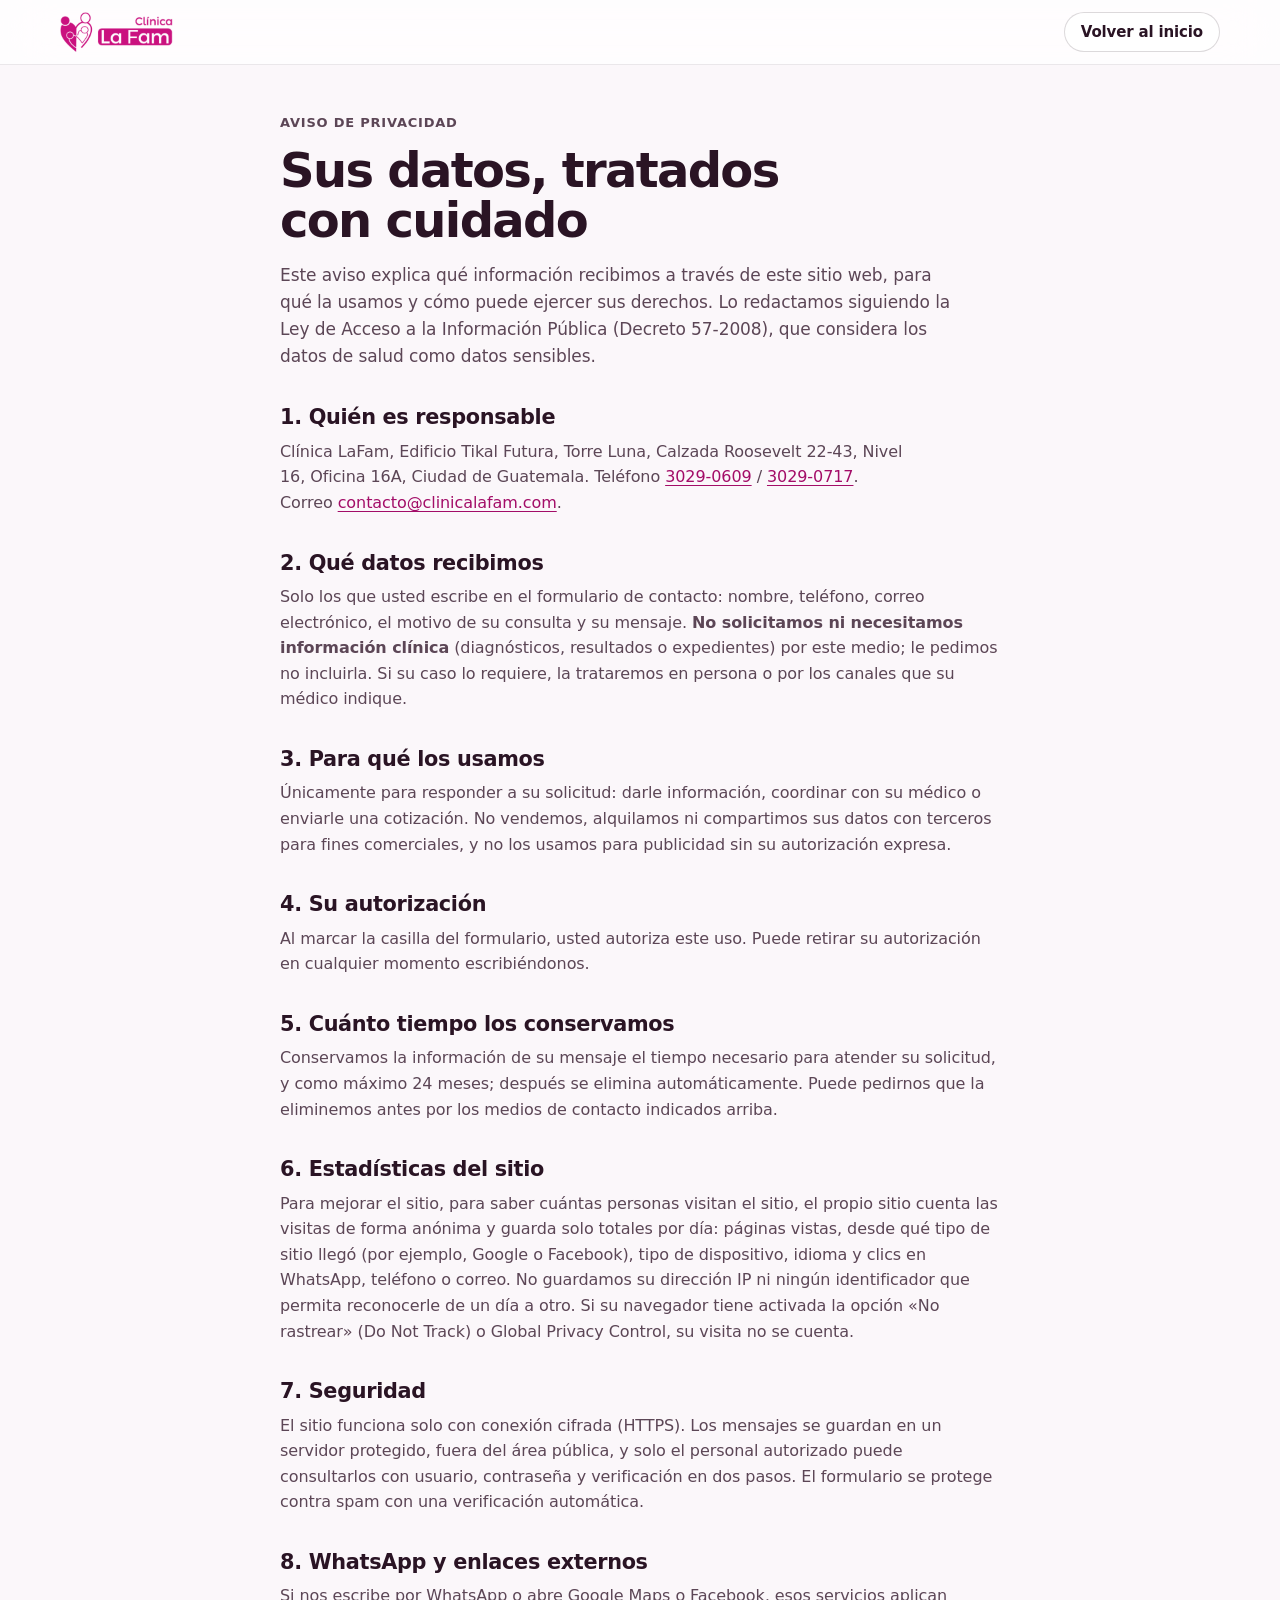
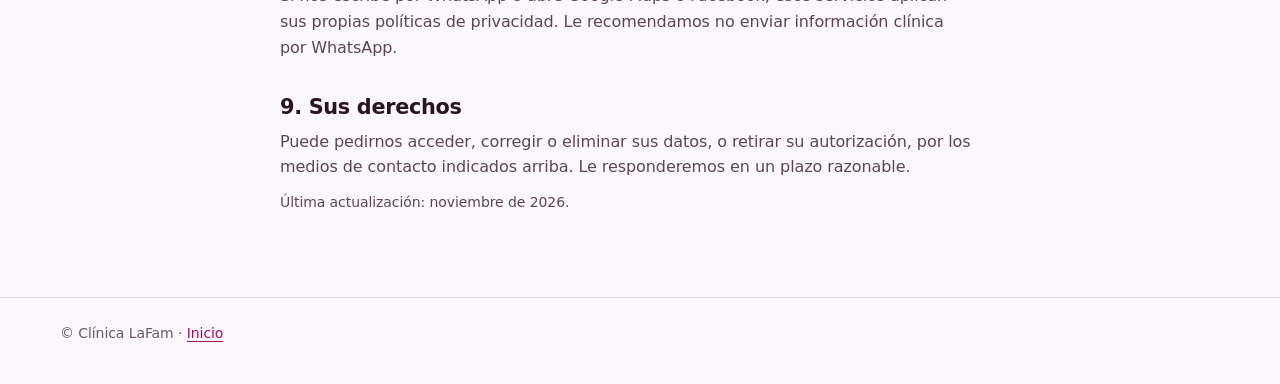
<file: privacy-notice.html>
<!DOCTYPE html>
<html lang="es-GT">
<head>
<meta charset="UTF-8">
<title>Aviso de Privacidad · Clínica LaFam</title>
<meta name="description" content="Cómo Clínica LaFam trata los datos que usted comparte a través de este sitio web.">
<meta name="viewport" content="width=device-width, initial-scale=1, viewport-fit=cover">
<meta name="robots" content="noindex, nofollow">
<meta name="color-scheme" content="light">
<link rel="icon" href="assets/favicon.svg" type="image/svg+xml">
<link rel="icon" href="assets/favicon-32.png" sizes="32x32" type="image/png">
<script src="assets/a11y-boot.js?v=23"></script>
<link rel="stylesheet" href="assets/main.css?v=23">
</head>
<body class="doc-page">
<a class="skip-link" href="#main">Saltar al contenido</a>
<header class="doc-header">
  <div class="container doc-header-inner">
    <a class="brand" href="./" aria-label="Clínica LaFam, volver al inicio"><picture class="brand-logo"><img src="assets/img/brand/logo.webp" alt="" width="340" height="120"></picture></a>
    <a class="btn btn-ghost btn-small" href="./">Volver al inicio</a>
  </div>
</header>
<main id="main" class="container doc">
  <p class="eyebrow">Aviso de Privacidad</p>
  <h1>Sus datos, tratados con cuidado</h1>
  <p class="lead">Este aviso explica qué información recibimos a través de este sitio web, para qué la usamos y cómo puede ejercer sus derechos. Lo redactamos siguiendo la Ley de Acceso a la Información Pública (Decreto 57-2008), que considera los datos de salud como datos sensibles.</p>

  <h2>1. Quién es responsable</h2>
  <p>Clínica LaFam, Edificio Tikal Futura, Torre Luna, Calzada Roosevelt 22-43, Nivel 16, Oficina 16A, Ciudad de Guatemala. Teléfono <a href="tel:+50230290609">3029&#8209;0609</a> /
      <a href="tel:+50230290717">3029&#8209;0717</a>. Correo <a href="mailto:contacto@clinicalafam.com">contacto@clinicalafam.com</a>.</p>

  <h2>2. Qué datos recibimos</h2>
  <p>Solo los que usted escribe en el formulario de contacto: nombre, teléfono, correo electrónico, el motivo de su consulta y su mensaje. <strong>No solicitamos ni necesitamos información clínica</strong> (diagnósticos, resultados o expedientes) por este medio; le pedimos no incluirla. Si su caso lo requiere, la trataremos en persona o por los canales que su médico indique.</p>

  <h2>3. Para qué los usamos</h2>
  <p>Únicamente para responder a su solicitud: darle información, coordinar con su médico o enviarle una cotización. No vendemos, alquilamos ni compartimos sus datos con terceros para fines comerciales, y no los usamos para publicidad sin su autorización expresa.</p>

  <h2>4. Su autorización</h2>
  <p>Al marcar la casilla del formulario, usted autoriza este uso. Puede retirar su autorización en cualquier momento escribiéndonos.</p>

  <h2>5. Cuánto tiempo los conservamos</h2>
  <p>Conservamos la información de su mensaje el tiempo necesario para
      atender su solicitud, y como máximo 24 meses; después se elimina automáticamente.
      Puede pedirnos que la eliminemos antes por los medios de contacto
      indicados arriba.</p>

  <h2>6. Estadísticas del sitio</h2>
  <p>Para mejorar el sitio, para saber cuántas personas visitan el sitio, el propio sitio
      cuenta las visitas de forma anónima y guarda solo totales por día:
      páginas vistas, desde qué tipo de sitio llegó (por ejemplo, Google o
      Facebook), tipo de dispositivo, idioma y clics en WhatsApp, teléfono o
      correo. No guardamos su dirección IP ni ningún identificador que
      permita reconocerle de un día a otro. Si su navegador tiene activada la
      opción «No rastrear» (Do Not Track) o Global Privacy Control, su visita
      no se cuenta.</p>

  <h2>7. Seguridad</h2>
  <p>El sitio funciona solo con conexión cifrada (HTTPS). Los mensajes se guardan en un servidor protegido, fuera del área pública, y solo el personal autorizado puede consultarlos con usuario, contraseña y verificación en dos pasos. El formulario se protege contra spam con una verificación automática.</p>

  <h2>8. WhatsApp y enlaces externos</h2>
  <p>Si nos escribe por WhatsApp o abre Google Maps o Facebook, esos servicios aplican sus propias políticas de privacidad. Le recomendamos no enviar información clínica por WhatsApp.</p>

  <h2>9. Sus derechos</h2>
  <p>Puede pedirnos acceder, corregir o eliminar sus datos, o retirar su autorización, por los medios de contacto indicados arriba. Le responderemos en un plazo razonable.</p>

  <p class="muted small">Última actualización: noviembre de 2026.</p>
</main>
<footer class="doc-footer"><div class="container"><p>© Clínica LaFam · <a href="./">Inicio</a></p></div></footer>
</body>
</html>
</file>
<file: assets/main.css>
/* ==========================================================================
   Clínica LaFam — public site
   Mobile-first. Design language: Apple Human Interface principles for the
   web (system type with optical tracking, translucent materials, critically
   damped motion, 44 px touch targets, reduced motion/contrast).
   Brand palette sampled from the clinic's logo (brand/source/logo-lafam.png):
   one magenta, #C91180 (5.4:1 on white, AA for text and buttons). Darker and
   lighter tints of the same hue carry hierarchy; no second brand color.
   The legacy token names (--indigo, --royal, --plum, --sky…) are kept so the
   shared platform CSS keeps working; they now hold magenta tints.
   No inline styles anywhere (CSP style-src 'self').
   ========================================================================== */

:root {
  --magenta: #c91180;
  --indigo: #8c0b59;
  --indigo-strong: #6e0846;
  --royal: #b0106f;
  --plum: #7a1a5c;
  --lilac: #e58bc0;
  --sky: #a30d68;
  --sky-bright: #f06bb5;
  --emergency: #c91180;
  --emergency-strong: #a30d68;
  --ok: #136a39;

  --bg: #fbf7fa;
  --bg-tint: #f8edf3;
  --surface: #ffffff;
  --surface-2: #f9f1f6;
  --text: #2a1424;
  --text-2: #5c4656;
  --muted: #6b5866;
  --line: rgba(42, 20, 36, .09);
  --line-strong: rgba(42, 20, 36, .16);
  --link: #a30d68;
  --accent: #c91180;
  --tile-bg: #fbe7f2;
  --tile-fg: #a30d68;
  --tile-red-bg: #fbe7f2;
  --tile-green-bg: #e3f4ea;
  --footer-bg: #f8eef4;
  --cta-bg: linear-gradient(135deg, #fde9f3 0%, #f9e4f0 55%, #fdf0f6 100%);
  --accent-contrast: #fff;
  --focus: #a30d68;

  --glass: rgba(255, 255, 255, .72);
  --glass-strong: rgba(255, 255, 255, .86);
  --glass-edge: rgba(255, 255, 255, .6);
  --scrim: rgba(31, 10, 25, .38);

  --shadow-sm: 0 1px 2px rgba(42, 20, 36, .06), 0 1px 1px rgba(42, 20, 36, .04);
  --shadow-md: 0 8px 24px -8px rgba(42, 20, 36, .16), 0 2px 6px rgba(42, 20, 36, .05);
  --shadow-lg: 0 30px 60px -20px rgba(110, 8, 70, .30), 0 8px 20px -10px rgba(42, 20, 36, .16);

  --grad-brand: linear-gradient(135deg, #d4198b 0%, #c91180 45%, #8c0b59 100%);
  --grad-wing: linear-gradient(120deg, #f06bb5 0%, #c91180 50%, #8c0b59 100%);
  --grad-text: linear-gradient(120deg, #d4198b 0%, #c91180 45%, #8c0b59 100%);
  --grad-soft: linear-gradient(160deg, #fdeef6 0%, #fbf3f8 50%, #fdf6fa 100%);

  --radius-sm: 12px;
  --radius: 20px;
  --radius-lg: 28px;
  --gutter: 20px;
  --header-h: 64px;

  /* Motion: critically damped by default (no overshoot), ~0.35 s response. */
  --ease: cubic-bezier(.22, .9, .26, 1);
  --ease-out: cubic-bezier(.16, 1, .3, 1);
  --t-fast: 140ms;
  --t: 340ms;
  --t-slow: 600ms;

  --font: -apple-system, BlinkMacSystemFont, "SF Pro Text", "Segoe UI Variable Text", "Segoe UI", system-ui, Roboto, "Helvetica Neue", Arial, sans-serif;
  --font-display: -apple-system, BlinkMacSystemFont, "SF Pro Display", "Segoe UI Variable Display", "Segoe UI", system-ui, Roboto, "Helvetica Neue", Arial, sans-serif;
  color-scheme: light;
}

@media not all /* dark theme: off, the hospital site is always light */ {
  :root {
    --indigo: #a9adff;
    --royal: #8fb2f5;
    --plum: #e2a6e3;
    --lilac: #d9b0db;
    --sky: #6ccdf5;
    --sky-bright: #6ccdf5;
    --emergency: #ff5b52;
    --emergency-strong: #ff7a72;
    --ok: #4cd681;
    --bg: #0c0e1d;
    --bg-tint: #12142a;
    --surface: #161935;
    --surface-2: #1c1f3f;
    --text: #eef0fb;
    --text-2: #c4c7e0;
    --muted: #a0a3c2;
    --line: rgba(238, 240, 251, .1);
    --line-strong: rgba(238, 240, 251, .18);
    --link: #aeb3ff;
    --accent: #7d84ff;
    --accent-contrast: #0c0e1d;
    --tile-bg: rgba(143, 178, 245, .16);
    --tile-fg: #b9cdfa;
    --tile-red-bg: rgba(255, 91, 82, .16);
    --tile-green-bg: rgba(76, 214, 129, .16);
    --footer-bg: #11132a;
    --cta-bg: linear-gradient(135deg, #182447 0%, #1f1a40 55%, #2a1838 100%);
    --glass: rgba(22, 25, 53, .66);
    --glass-strong: rgba(22, 25, 53, .86);
    --glass-edge: rgba(255, 255, 255, .08);
    --scrim: rgba(0, 0, 0, .55);
    --shadow-md: 0 10px 30px -10px rgba(0, 0, 0, .6);
    --shadow-lg: 0 30px 60px -20px rgba(0, 0, 0, .7);
    --grad-soft: linear-gradient(160deg, #1b1533 0%, #121735 50%, #0d1f33 100%);
    --grad-text: linear-gradient(120deg, #6ccdf5 0%, #a9adff 45%, #e2a6e3 100%);
    color-scheme: dark;
  }
}

/* ---------- Accessibility preferences (panel + system settings) ---------- */
html { font-size: 100%; }
html[data-text="1"] { font-size: 112.5%; }
html[data-text="2"] { font-size: 125%; }
html.a11y-contrast {
  --text: #000; --text-2: #111; --muted: #2b2b2b; --bg: #fff; --surface: #fff; --surface-2: #fff;
  --line: #000; --line-strong: #000; --indigo: #5e0640; --link: #5e0640; --accent: #5e0640;
  --glass: #fff; --glass-strong: #fff; --emergency: #8c0b59;
}
@media not all {
  html.a11y-contrast {
    --text: #fff; --text-2: #fff; --muted: #e5e5e5; --bg: #000; --surface: #000; --surface-2: #000;
    --line: #fff; --line-strong: #fff; --indigo: #c9ccff; --link: #fff; --accent: #c9ccff; --accent-contrast: #000;
    --glass: #000; --glass-strong: #000;
  }
}
html.a11y-contrast .card, html.a11y-contrast .service-card, html.a11y-contrast .area-card, html.a11y-contrast .stat { border: 2px solid var(--line); box-shadow: none; }
html.a11y-contrast .site-header, html.a11y-contrast .sheet, html.a11y-contrast .action-bar { backdrop-filter: none; -webkit-backdrop-filter: none; border-color: var(--line); }
html.a11y-links a:not(.btn):not(.brand):not(.pill) { text-decoration: underline; text-underline-offset: .18em; text-decoration-thickness: .08em; }
html.a11y-spacing body { letter-spacing: .03em; word-spacing: .12em; line-height: 1.85; }
html.a11y-spacing p, html.a11y-spacing li { line-height: 1.85; }
html.a11y-motion *, html.a11y-motion *::before, html.a11y-motion *::after { animation: none !important; transition-duration: 1ms !important; scroll-behavior: auto !important; }
@media (prefers-contrast: more) {
  :root { --line: rgba(0, 0, 0, .5); --glass: var(--surface); --muted: var(--text-2); }
}
@media (prefers-reduced-transparency: reduce) {
  :root { --glass: var(--surface); --glass-strong: var(--surface); }
  .site-header, .sheet, .action-bar, .glass { backdrop-filter: none !important; -webkit-backdrop-filter: none !important; }
}

/* ---------- Base ---------- */
*, *::before, *::after { box-sizing: border-box; }
html { -webkit-text-size-adjust: 100%; text-size-adjust: 100%; scroll-behavior: smooth; scroll-padding-top: calc(var(--header-h) + 16px); }
body {
  margin: 0; background: var(--bg); color: var(--text);
  font: 400 1rem/1.6 var(--font); letter-spacing: -.005em;
  -webkit-font-smoothing: antialiased; -moz-osx-font-smoothing: grayscale; text-rendering: optimizeLegibility;
  overflow-x: hidden;
}
img, svg { display: block; max-width: 100%; }
img { height: auto; }
a { color: var(--link); text-decoration: none; }
a:hover { text-decoration: underline; text-underline-offset: .2em; }
button, input, select, textarea { font: inherit; color: inherit; }
button { cursor: pointer; }
h1, h2, h3 { font-family: var(--font-display); color: var(--text); margin: 0; font-weight: 700; text-wrap: balance; }
h1 { font-size: clamp(2.3rem, 6.4vw + .4rem, 4.4rem); line-height: 1.04; letter-spacing: -.035em; }
h2 { font-size: clamp(1.85rem, 3.4vw + .6rem, 3rem); line-height: 1.08; letter-spacing: -.028em; }
h3 { font-size: 1.15rem; line-height: 1.3; letter-spacing: -.012em; font-weight: 650; }
p { margin: 0; text-wrap: pretty; }
ul, ol, dl, dd { margin: 0; padding: 0; }
ul, ol { list-style: none; }
:focus-visible { outline: 3px solid var(--focus); outline-offset: 3px; border-radius: 6px; }
.sprite { position: absolute; width: 0; height: 0; overflow: hidden; }
.visually-hidden { position: absolute !important; width: 1px; height: 1px; padding: 0; margin: -1px; overflow: hidden; clip: rect(0 0 0 0); white-space: nowrap; border: 0; }
.skip-link { position: absolute; left: 12px; top: -60px; z-index: 200; background: var(--accent); color: var(--accent-contrast); padding: 10px 16px; border-radius: 12px; font-weight: 600; transition: top var(--t-fast) var(--ease); }
.skip-link:focus { top: 12px; }
.container { width: 100%; max-width: 1200px; margin-inline: auto; padding-inline: max(var(--gutter), env(safe-area-inset-left)); }
.muted { color: var(--muted); }
.small { font-size: .875rem; line-height: 1.5; }
.nowrap { white-space: nowrap; }
.eyebrow { font-size: .8125rem; font-weight: 650; letter-spacing: .06em; text-transform: uppercase; color: var(--plum); margin-bottom: 12px; }
.lead { font-size: 1.0625rem; line-height: 1.6; color: var(--text-2); margin-top: 16px; max-width: 62ch; }
em { font-style: normal; background: var(--grad-text); -webkit-background-clip: text; background-clip: text; color: transparent; }
html.a11y-contrast em { background: none; color: inherit; text-decoration: underline; text-decoration-thickness: .06em; }

/* ---------- Buttons: instant feedback on press ---------- */
.btn {
  display: inline-flex; align-items: center; justify-content: center; gap: 10px;
  min-height: 48px; padding: 12px 22px; border-radius: 999px; border: 1px solid transparent;
  font-weight: 600; font-size: 1rem; line-height: 1.2; letter-spacing: -.01em; text-decoration: none !important; white-space: nowrap;
  transition: transform var(--t-fast) var(--ease), background-color var(--t) var(--ease), box-shadow var(--t) var(--ease), border-color var(--t) var(--ease);
  -webkit-tap-highlight-color: transparent; touch-action: manipulation;
}
.btn svg { width: 20px; height: 20px; flex: none; }
.btn:active { transform: scale(.97); transition-duration: 80ms; }
.btn-lg { min-height: 54px; padding: 14px 26px; font-size: 1.0625rem; }
.btn-small { min-height: 40px; padding: 8px 16px; font-size: .9375rem; }
.btn-block { display: flex; width: 100%; }
.btn-primary { background: var(--accent); color: var(--accent-contrast); box-shadow: 0 8px 20px -8px rgba(201, 17, 128, .45); }
.btn-primary:hover { background: color-mix(in srgb, var(--accent) 86%, #000); }
@media not all { .btn-primary:hover { background: #9298ff; } }
.btn-emergency { background: var(--emergency); color: #fff; box-shadow: 0 10px 24px -10px rgba(201, 17, 128, .5); }
.btn-emergency:hover { background: var(--emergency-strong); }
.btn-ghost { background: var(--surface); color: var(--text); border-color: var(--line-strong); }
.btn-ghost:hover { border-color: var(--accent); }
.btn-glass { background: var(--glass); color: var(--text); border-color: var(--glass-edge); backdrop-filter: blur(20px) saturate(180%); -webkit-backdrop-filter: blur(20px) saturate(180%); box-shadow: var(--shadow-sm); }
.btn-glass svg { color: #1faa59; }
.btn-light { background: #fff; color: #8c0b59; }
.btn-light:hover { background: #fdf0f7; }
.text-link { display: inline-flex; align-items: center; gap: 4px; font-weight: 600; min-height: 44px; }
.text-link svg { width: 16px; height: 16px; transition: transform var(--t) var(--ease); }
.text-link:hover svg { transform: translateX(3px); }
.link-btn { background: none; border: 0; color: var(--link); font-weight: 600; min-height: 44px; padding: 0 4px; }
.icon-btn {
  display: inline-grid; place-items: center; gap: 4px; grid-auto-flow: column;
  min-width: 44px; height: 44px; padding: 0 10px; border-radius: 999px; border: 0;
  background: transparent; color: var(--text); transition: background-color var(--t) var(--ease), transform var(--t-fast) var(--ease);
  -webkit-tap-highlight-color: transparent;
}
.icon-btn svg { width: 22px; height: 22px; }
.icon-btn:hover { background: var(--surface-2); }
.icon-btn:active { transform: scale(.92); }
@media (max-width: 479px) { .header-actions .lang-btn { display: none; } }
@media (min-width: 1080px) { .lang-sheet { display: none; } }
.lang-btn span { font-size: .8125rem; font-weight: 700; letter-spacing: .02em; }

/* ---------- Header: content scrolls under a translucent material ---------- */
.site-header {
  position: sticky; top: 0; z-index: 50; height: var(--header-h);
  padding-top: env(safe-area-inset-top);
  transition: background-color var(--t) var(--ease), box-shadow var(--t) var(--ease), backdrop-filter var(--t) var(--ease);
}
.site-header.is-scrolled {
  background: var(--glass); backdrop-filter: blur(24px) saturate(180%); -webkit-backdrop-filter: blur(24px) saturate(180%);
  box-shadow: 0 1px 0 var(--line), 0 10px 30px -24px rgba(21, 23, 46, .5);
}
.header-inner { height: 100%; display: flex; align-items: center; gap: 8px; }
@media (max-width: 400px) { :root { --gutter: 16px; } .header-actions { gap: 0; } .brand { gap: 8px; } }
.brand { display: inline-flex; align-items: center; gap: 10px; color: var(--text); text-decoration: none !important; min-height: 44px; }
.brand-logo, .brand-logo img { display: block; height: 40px; width: auto; }
@media (min-width: 1080px) { .site-header .brand-logo, .site-header .brand-logo img { height: 48px; } }
.brand-sm .brand-logo, .brand-sm .brand-logo img { height: 34px; }
.brand-logo-img { height: 48px; width: auto; }
.doc-logo img { height: 64px; width: auto; margin-bottom: 8px; }
@media (max-width: 400px) { .site-header .brand-logo, .site-header .brand-logo img { height: 34px; } }
.nav-desktop { display: none; }
.header-actions { margin-left: auto; display: flex; align-items: center; gap: 4px; }
.pill { white-space: nowrap; display: inline-flex; align-items: center; gap: 8px; min-height: 40px; padding: 0 14px; border-radius: 999px; font-weight: 650; font-size: .875rem; text-decoration: none !important; }
.pill svg { width: 18px; height: 18px; }
.pill-emergency { background: var(--emergency); color: #fff; margin-right: 4px; transition: transform var(--t-fast) var(--ease), background-color var(--t) var(--ease); }
.pill-emergency:hover { background: var(--emergency-strong); }
.pill-emergency:active { transform: scale(.96); }
.pill-emergency span:last-child { display: none; }
.pill .pulse { width: 8px; height: 8px; border-radius: 50%; background: #fff; box-shadow: 0 0 0 0 rgba(255, 255, 255, .7); animation: pulse 2.4s var(--ease-out) infinite; }
@keyframes pulse { 0% { box-shadow: 0 0 0 0 rgba(255, 255, 255, .6); } 70%, 100% { box-shadow: 0 0 0 8px rgba(255, 255, 255, 0); } }
@media (min-width: 560px) { .pill-emergency span:last-child { display: inline; } }
@media (max-width: 559px) { .pill-emergency { width: 44px; height: 44px; padding: 0; justify-content: center; margin-right: 2px; } .pill-emergency .pulse { display: none; } }
@media (min-width: 1080px) {
  :root { --header-h: 72px; }
  .menu-btn { display: none; }
  .nav-desktop { display: flex; gap: 2px; margin-left: 28px; }
  .nav-desktop a { position: relative; padding: 10px 12px; border-radius: 999px; color: var(--text-2); font-weight: 550; font-size: .9375rem; text-decoration: none; transition: color var(--t) var(--ease), background-color var(--t) var(--ease); }
  .nav-desktop a:hover { color: var(--text); background: var(--surface-2); }
  .nav-desktop a[aria-current] { color: var(--indigo); background: color-mix(in srgb, var(--indigo) 10%, transparent); }
}

/* ---------- Sheets (<dialog>): enter and leave along the same path ---------- */
.sheet {
  border: 0; padding: 0; margin: 0; color: var(--text); background: var(--glass-strong);
  backdrop-filter: blur(30px) saturate(180%); -webkit-backdrop-filter: blur(30px) saturate(180%);
  box-shadow: var(--shadow-lg); max-width: none; max-height: none; overflow: auto; overscroll-behavior: contain;
  opacity: 0; transition: transform var(--t) var(--ease-out), opacity var(--t) var(--ease-out);
}
.sheet:not([open]) { display: none !important; }
.sheet::backdrop { background: var(--scrim); opacity: 0; transition: opacity var(--t) var(--ease-out); }
.sheet.is-open, .sheet.is-open::backdrop { opacity: 1; }
.sheet.is-closing { transition-duration: 240ms; }
html.has-sheet { overflow: hidden; }
.sheet-head { display: flex; align-items: center; justify-content: space-between; gap: 12px; padding: 14px 16px 6px 20px; }
.sheet-head h2 { font-size: 1.25rem; letter-spacing: -.02em; }
.sheet-side { position: fixed; inset: 0 0 0 auto; width: min(380px, 88vw); height: 100%; display: flex; flex-direction: column; transform: translateX(100%); border-radius: 28px 0 0 28px; padding-bottom: env(safe-area-inset-bottom); }
.sheet-side.is-open { transform: none; }
.mobile-links { display: grid; padding: 10px 12px; }
.mobile-links a { display: flex; align-items: center; min-height: 54px; padding: 0 12px; border-radius: 14px; font-size: 1.25rem; font-weight: 650; letter-spacing: -.02em; color: var(--text); text-decoration: none; transition: background-color var(--t-fast) var(--ease); }
.mobile-links a:active { background: var(--surface-2); }
.sheet-foot { margin-top: auto; padding: 16px 20px 24px; display: grid; gap: 10px; }
/* Accessibility: bottom sheet on phones, popover from its button on desktop. */
.sheet-pop { position: fixed; inset: auto 0 0 0; width: 100%; border-radius: 28px 28px 0 0; padding: 4px 4px calc(20px + env(safe-area-inset-bottom)); transform: translateY(100%); }
.sheet-pop.is-open { transform: none; }
.sheet-pop > p, .sheet-pop > .a11y-row, .sheet-pop > .btn { margin-inline: 16px; }
.sheet-pop > p { margin-bottom: 8px; }
.sheet-pop > .btn { margin-top: 12px; width: calc(100% - 32px); }
@media (min-width: 720px) {
  .sheet-pop { inset: calc(var(--header-h) + 6px) 16px auto auto; width: 360px; border-radius: 24px; transform: scale(.92) translateY(-8px); transform-origin: top right; padding-bottom: 16px; }
  .sheet-pop.is-open { transform: none; }
}
.a11y-row { display: flex; align-items: center; justify-content: space-between; gap: 12px; min-height: 52px; padding: 6px 4px; border: 0; border-bottom: 1px solid var(--line); background: none; width: calc(100% - 32px); text-align: left; font-weight: 550; }
.segmented { display: inline-flex; background: var(--surface-2); padding: 3px; border-radius: 12px; gap: 2px; }
.segmented button { min-width: 44px; height: 38px; border: 0; border-radius: 10px; background: transparent; font-weight: 700; transition: background-color var(--t) var(--ease), box-shadow var(--t) var(--ease); }
.segmented button[aria-pressed="true"] { background: var(--surface); box-shadow: var(--shadow-sm); color: var(--indigo); }
.segmented .a-md { font-size: 1.15rem; } .segmented .a-lg { font-size: 1.35rem; }
.switch { position: relative; flex: none; width: 51px; height: 31px; border-radius: 999px; background: var(--line-strong); transition: background-color var(--t) var(--ease); }
.switch::after { content: ""; position: absolute; top: 2px; left: 2px; width: 27px; height: 27px; border-radius: 50%; background: #fff; box-shadow: 0 3px 8px rgba(0, 0, 0, .18); transition: transform var(--t) var(--ease); }
.switch-row[aria-checked="true"] .switch { background: var(--ok); }
.switch-row[aria-checked="true"] .switch::after { transform: translateX(20px); }
.switch-row:active .switch::after { width: 31px; }

/* ---------- Hero ---------- */
.hero { position: relative; padding: 28px 0 40px; margin-top: calc(var(--header-h) * -1); padding-top: calc(var(--header-h) + 28px); overflow: hidden; isolation: isolate; }
.hero:focus { outline: none; }
.hero-bg { position: absolute; inset: 0; z-index: -1; background: var(--grad-soft); }
.orb { position: absolute; border-radius: 50%; filter: blur(60px); opacity: .55; }
.orb-a { width: 60vmax; height: 60vmax; left: -25vmax; top: -30vmax; background: radial-gradient(circle, #f6c6e1 0%, transparent 65%); }
.orb-b { width: 50vmax; height: 50vmax; right: -20vmax; top: -10vmax; background: radial-gradient(circle, #fbd9ea 0%, transparent 65%); }
.orb-c { width: 40vmax; height: 40vmax; left: 30%; bottom: -30vmax; background: radial-gradient(circle, #f3d2e6 0%, transparent 65%); }
@media not all { .orb { opacity: .28; } }
.hero-grid { display: grid; gap: 32px; align-items: center; }
.status-chip { display: inline-flex; align-items: center; gap: 8px; padding: 6px 12px 6px 10px; border-radius: 999px; background: var(--glass); border: 1px solid var(--glass-edge); backdrop-filter: blur(16px); -webkit-backdrop-filter: blur(16px); font-size: .8125rem; font-weight: 600; color: var(--text-2); margin-bottom: 18px; box-shadow: var(--shadow-sm); }
.status-chip .dot, .visit-status .dot { width: 8px; height: 8px; border-radius: 50%; background: var(--ok); box-shadow: 0 0 0 3px color-mix(in srgb, var(--ok) 22%, transparent); }
.hero h1 { max-width: 15ch; }
.hero .lead { font-size: 1.125rem; }
.hero-ctas { display: grid; gap: 12px; margin-top: 28px; }
.badges { display: flex; flex-wrap: wrap; gap: 8px 18px; margin-top: 24px; }
.badges li { display: inline-flex; align-items: center; gap: 6px; font-size: .9375rem; color: var(--text-2); font-weight: 500; }
.badges svg { width: 18px; height: 18px; color: var(--ok); }
.stats { display: grid; grid-template-columns: 1fr 1fr; gap: 12px; margin-top: 48px; }
.stat { background: var(--glass); border: 1px solid var(--glass-edge); backdrop-filter: blur(20px) saturate(160%); -webkit-backdrop-filter: blur(20px) saturate(160%); border-radius: var(--radius); padding: 18px; box-shadow: var(--shadow-sm); }
.stat dd { display: grid; gap: 4px; }
.stat-value { font-family: var(--font-display); font-size: clamp(1.9rem, 4vw, 2.6rem); font-weight: 750; letter-spacing: -.04em; line-height: 1; color: var(--indigo); font-variant-numeric: tabular-nums; }
.stat-label { font-size: .875rem; color: var(--text-2); line-height: 1.35; }
@media (min-width: 560px) { .hero-ctas { display: flex; flex-wrap: wrap; } }
@media (min-width: 900px) {
  .hero { padding-bottom: 64px; padding-top: calc(var(--header-h) + 56px); }
  .hero-grid { grid-template-columns: 1.25fr .9fr; gap: 48px; }
  .stats { grid-template-columns: repeat(4, 1fr); gap: 16px; margin-top: 72px; }
  .stat { padding: 22px 24px; }
}
@keyframes float-in { from { opacity: 0; transform: translateY(24px) scale(.94); } to { opacity: 1; transform: none; } }

/* ---------- Sections ---------- */
.section { padding: 72px 0; }
.section-head { max-width: 720px; margin-bottom: 36px; }
@media (min-width: 900px) { .section { padding: 112px 0; } .section-head { margin-bottom: 52px; } }
.card { background: var(--surface); border: 1px solid var(--line); border-radius: var(--radius); box-shadow: var(--shadow-sm); }

/* Services: Emergency and Laboratory take two columns so the grid closes evenly. */
.services-grid { display: grid; gap: 14px; }
.service-card {
  position: relative; display: flex; flex-direction: column; border-radius: var(--radius); overflow: hidden; isolation: isolate;
  background: var(--surface); border: 1px solid var(--line); box-shadow: var(--shadow-sm);
  transition: transform var(--t) var(--ease), box-shadow var(--t) var(--ease), border-color var(--t) var(--ease);
}
.service-card:hover { transform: translateY(-3px); box-shadow: var(--shadow-md); border-color: color-mix(in srgb, var(--indigo) 22%, var(--line)); }
.service-body { display: flex; flex-direction: column; gap: 10px; padding: 24px; flex: 1; position: relative; }
.service-card p { color: var(--text-2); font-size: .975rem; flex: 1; }
.service-actions { display: flex; flex-wrap: wrap; align-items: center; gap: 4px 14px; margin-top: 2px; }
.service-icon { width: 52px; height: 52px; border-radius: 16px; display: grid; place-items: center; color: var(--tile-fg); background: var(--tile-bg); margin-bottom: 6px; }
.service-icon svg { width: 28px; height: 28px; }

@media (min-width: 620px) { .services-grid { grid-template-columns: 1fr 1fr; } .service-card:first-child { grid-column: span 2; } }
@media (min-width: 960px) { .services-grid { grid-template-columns: repeat(3, 1fr); gap: 18px; } }

/* Maternity */
.maternity { background: var(--grad-soft); }
.maternity-grid { display: grid; gap: 32px; }
.cta-row { display: flex; flex-wrap: wrap; gap: 12px; margin-top: 28px; }
.cta-row.center { justify-content: center; }
.feature-list { display: grid; gap: 20px; margin-top: 40px; }
.feature-list li { padding-left: 18px; border-left: 3px solid; border-image: var(--grad-wing) 1; }
.feature-list p { color: var(--text-2); margin-top: 6px; font-size: .975rem; }
@media (min-width: 640px) { .feature-list { grid-template-columns: 1fr 1fr; gap: 28px 32px; } }
@media (min-width: 1000px) { .maternity-grid { grid-template-columns: 1.35fr 1fr; gap: 56px; align-items: start; } .bag { position: sticky; top: calc(var(--header-h) + 24px); } }
.bag { padding: 24px; border-radius: var(--radius-lg); background: var(--glass-strong); backdrop-filter: blur(24px); -webkit-backdrop-filter: blur(24px); box-shadow: var(--shadow-md); }
.bag-head { display: flex; gap: 16px; justify-content: space-between; align-items: flex-start; }
.bag-head h3 { font-size: 1.3rem; margin-bottom: 6px; }
.ring { --p: 0; width: 56px; height: 56px; flex: none; }
.ring circle { fill: none; stroke: var(--line-strong); stroke-width: 3.5; }
.ring[data-empty] .ring-fill { opacity: 0; }
.ring .ring-fill { stroke: var(--ok); stroke-linecap: round; stroke-dasharray: calc(var(--p) * 100) 100; transform: rotate(-90deg); transform-origin: 50% 50%; transition: stroke-dasharray var(--t-slow) var(--ease); }
.bag-progress { font-weight: 650; font-size: .875rem; color: var(--ok); margin: 10px 0 6px; min-height: 1.4em; }
.bag-list { display: grid; margin-bottom: 14px; }
.bag-item { display: flex; align-items: center; gap: 12px; min-height: 48px; padding: 6px 0; border-bottom: 1px solid var(--line); cursor: pointer; -webkit-tap-highlight-color: transparent; }
.bag-item input { position: absolute; opacity: 0; width: 1px; height: 1px; }
.bag-item .box { width: 26px; height: 26px; flex: none; border-radius: 50%; border: 2px solid var(--line-strong); display: grid; place-items: center; transition: background-color var(--t) var(--ease), border-color var(--t) var(--ease), transform var(--t-fast) var(--ease); }
.bag-item .box svg { width: 16px; height: 16px; color: #fff; opacity: 0; transform: scale(.4); transition: opacity var(--t) var(--ease), transform var(--t) var(--ease); }
.bag-item input:checked + .box { background: var(--ok); border-color: var(--ok); }
.bag-item input:checked + .box svg { opacity: 1; transform: none; }
.bag-item input:checked ~ span:last-child { color: var(--muted); text-decoration: line-through; text-decoration-color: var(--line-strong); }
.bag-item:active .box { transform: scale(.88); }
.bag-item input:focus-visible + .box { outline: 3px solid var(--focus); outline-offset: 2px; }

/* About */
.about-grid { display: grid; gap: 32px; align-items: center; }
.about-art { margin: 0; position: relative; border-radius: var(--radius-lg); overflow: hidden; aspect-ratio: 4 / 3.4; background: var(--grad-brand); box-shadow: var(--shadow-lg); }
.about-illus { position: absolute; inset: 0; display: grid; place-items: center; }
.about-illus svg { width: 46%; height: 46%; filter: brightness(1.8) saturate(.4) drop-shadow(0 20px 30px rgba(0, 0, 0, .25)); opacity: .9; }
.about-photo { width: 100%; height: 100%; object-fit: cover; }
.about-art figcaption { position: absolute; left: 14px; right: 14px; bottom: 14px; padding: 12px 16px; border-radius: 16px; background: rgba(15, 17, 40, .45); backdrop-filter: blur(16px) saturate(160%); -webkit-backdrop-filter: blur(16px) saturate(160%); color: #fff; font-size: .9375rem; font-weight: 550; letter-spacing: .005em; }
.mv { display: grid; gap: 14px; margin-top: 28px; }
.mv-card { padding: 20px 22px; }
.mv-card h3 { color: var(--indigo); margin-bottom: 6px; }
.mv-card p { color: var(--text-2); font-size: .975rem; }
@media (min-width: 640px) { .mv { grid-template-columns: 1fr 1fr; } }
@media (min-width: 960px) { .about-grid { grid-template-columns: 1fr 1.1fr; gap: 64px; } }

/* Facilities */
.facilities { background: var(--bg-tint); }
.areas-grid { display: grid; gap: 16px; }
.area-card { position: relative; display: flex; flex-direction: column; background: var(--surface); border: 1px solid var(--line); border-radius: var(--radius-lg); overflow: hidden; box-shadow: var(--shadow-sm); transition: transform var(--t) var(--ease), box-shadow var(--t) var(--ease); }
.area-card:hover { transform: translateY(-3px); box-shadow: var(--shadow-md); }
.area-art, .area-photo { aspect-ratio: 16 / 9; width: 100%; object-fit: cover; }
.area-art { display: grid; place-items: center; color: rgba(255, 255, 255, .92); }
.area-art svg { width: 30%; height: 30%; filter: drop-shadow(0 12px 18px rgba(0, 0, 0, .18)); }
.area-art.a1 { background: linear-gradient(135deg, #d4198b, #8c0b59); }
.area-art.a2 { background: linear-gradient(135deg, #f06bb5, #b0106f); }
.area-art.a3 { background: linear-gradient(135deg, #c91180, #6e0846); }
.area-art.a4 { background: linear-gradient(135deg, #f4a3cf, #c91180); }
.area-art.a5 { background: linear-gradient(135deg, #b0106f, #5e0640); }
.area-art.a6 { background: linear-gradient(135deg, #e58bc0, #a30d68); }
.area-body { padding: 20px 22px 18px; display: flex; flex-direction: column; gap: 6px; flex: 1; }
.area-body p { color: var(--text-2); font-size: .95rem; flex: 1; }
.tag { align-self: flex-start; display: inline-block; font-size: .75rem; font-weight: 650; letter-spacing: .04em; text-transform: uppercase; padding: 4px 10px; border-radius: 999px; color: var(--plum); background: color-mix(in srgb, var(--plum) 12%, transparent); }
.area-open { align-self: flex-start; margin-top: 8px; display: inline-flex; align-items: center; gap: 6px; min-height: 44px; padding: 0 16px; border-radius: 999px; border: 1px solid var(--line-strong); background: transparent; font-weight: 600; color: var(--text); transition: background-color var(--t) var(--ease), transform var(--t-fast) var(--ease); }
.area-open svg { width: 18px; height: 18px; transition: transform var(--t) var(--ease); }
.area-open:hover { background: var(--surface-2); }
.area-open:hover svg { transform: translateX(3px); }
.area-open:active { transform: scale(.96); }
/* The whole card is the touch target; the button stays the accessible control. */
.area-open::after { content: ""; position: absolute; inset: 0; }
@media (min-width: 620px) { .areas-grid { grid-template-columns: 1fr 1fr; } .area-art, .area-photo { aspect-ratio: 4 / 3; } }
@media (min-width: 960px) { .areas-grid { grid-template-columns: repeat(3, 1fr); gap: 20px; } }

/* Gallery sheet */
.sheet-gallery { position: fixed; inset: 0; width: 100%; height: 100%; background: var(--surface); transform: translateY(40px) scale(.98); display: flex; flex-direction: column; }
.sheet-gallery.is-open { transform: none; }
.gallery-media { position: relative; background: #0d0f1f; }
.gallery-slides { display: flex; overflow-x: auto; scroll-snap-type: x mandatory; overscroll-behavior-x: contain; scrollbar-width: none; aspect-ratio: 4 / 3; }
.gallery-slides::-webkit-scrollbar { display: none; }
.gallery-slide { flex: 0 0 100%; scroll-snap-align: center; scroll-snap-stop: always; display: grid; place-items: center; }
.gallery-slide img { width: 100%; height: 100%; object-fit: cover; }
.gallery-slide.is-placeholder { place-items: stretch; }
.gallery-slide.is-placeholder > svg { margin: auto; width: 30%; height: 30%; color: #fff; }
.gallery-nav { position: absolute; top: 50%; translate: 0 -50%; width: 44px; height: 44px; border-radius: 50%; border: 0; display: grid; place-items: center; color: #fff; background: rgba(0, 0, 0, .35); backdrop-filter: blur(12px); -webkit-backdrop-filter: blur(12px); transition: opacity var(--t) var(--ease), transform var(--t-fast) var(--ease); }
.gallery-nav svg { width: 22px; height: 22px; }
.gallery-nav.prev { left: 12px; } .gallery-nav.prev svg { transform: scaleX(-1); }
.gallery-nav.next { right: 12px; }
.gallery-nav:disabled { opacity: 0; pointer-events: none; }
.gallery-nav:active { transform: scale(.9); }
.gallery-dots { position: absolute; bottom: 12px; left: 0; right: 0; display: flex; justify-content: center; gap: 2px; }
.gallery-dots button { width: 24px; height: 24px; border: 0; background: none; padding: 0; display: grid; place-items: center; }
.gallery-dots button::before { content: ""; width: 7px; height: 7px; border-radius: 99px; background: rgba(255, 255, 255, .5); transition: width var(--t) var(--ease), background-color var(--t) var(--ease); }
.gallery-dots button[aria-current="true"]::before { width: 20px; background: #fff; }
.gallery-close { position: absolute; top: calc(10px + env(safe-area-inset-top)); right: 10px; color: #fff; background: rgba(0, 0, 0, .35); backdrop-filter: blur(12px); -webkit-backdrop-filter: blur(12px); }
.gallery-close:hover { background: rgba(0, 0, 0, .5); }
.gallery-body { padding: 22px 22px 28px; display: grid; gap: 8px; }
.gallery-body h3 { font-size: 1.5rem; letter-spacing: -.02em; }
.gallery-body p { color: var(--text-2); }
@media (min-width: 760px) {
  .sheet-gallery { inset: 0; margin: auto; width: min(760px, 92vw); height: auto; max-height: 92vh; border-radius: 28px; overflow: hidden; }
}

/* Patients */
.steps { display: grid; gap: 14px; counter-reset: s; margin-bottom: 72px; }
.step { position: relative; padding: 22px 22px 22px 76px; background: var(--surface); border: 1px solid var(--line); border-radius: var(--radius); box-shadow: var(--shadow-sm); }
.step-n { position: absolute; left: 20px; top: 20px; width: 40px; height: 40px; border-radius: 50%; display: grid; place-items: center; font-weight: 750; color: var(--tile-fg); background: var(--tile-bg); font-variant-numeric: tabular-nums; }
.step p { color: var(--text-2); margin-top: 6px; font-size: .95rem; }
@media (min-width: 760px) { .steps { grid-template-columns: 1fr 1fr; } }
@media (min-width: 1080px) {
  .steps { grid-template-columns: repeat(4, 1fr); gap: 18px; margin-bottom: 112px; }
  .step { padding: 76px 22px 24px; }
  .step-n { top: 22px; left: 22px; }
}
.patients-grid { display: grid; gap: 28px; }
.patients-grid > *, .maternity-grid > *, .contact-grid > *, .about-grid > *, .hero-grid > * { min-width: 0; }
.tabs { position: relative; display: flex; gap: 2px; padding: 4px; margin-top: 28px; border-radius: 14px; background: var(--surface-2); border: 1px solid var(--line); overflow-x: auto; scrollbar-width: none; }
.tabs::-webkit-scrollbar { display: none; }
.tabs [role="tab"] { position: relative; z-index: 1; flex: 1 1 0; min-height: 44px; padding: 6px 10px; line-height: 1.2; font-size: .9375rem; border: 0; border-radius: 10px; background: transparent; font-weight: 600; color: var(--text-2); transition: color var(--t) var(--ease); -webkit-tap-highlight-color: transparent; }
.tabs [role="tab"][aria-selected="true"] { color: var(--text); }
.tab-indicator { position: absolute; z-index: 0; top: 4px; bottom: 4px; left: 0; width: 0; border-radius: 10px; background: var(--surface); box-shadow: var(--shadow-sm), 0 0 0 .5px var(--line); transition: transform var(--t) var(--ease), width var(--t) var(--ease); }
.tab-panel { padding-top: 20px; }
.tab-panel:focus-visible { outline-offset: 8px; }
.check-list { display: grid; gap: 4px; }
.check-list li { display: flex; gap: 12px; align-items: flex-start; padding: 10px 0; border-bottom: 1px solid var(--line); color: var(--text-2); }
.check-list li:last-child { border-bottom: 0; }
.check-list svg { width: 20px; height: 20px; flex: none; margin-top: 2px; color: var(--plum); }
.check-list.compact li { padding: 8px 0; }
.patients-side { display: grid; gap: 16px; align-content: start; }
.visit-card, .ext-card { padding: 22px 24px; }
.visit-hours { text-wrap: balance; font-family: var(--font-display); font-size: 1.35rem; font-weight: 700; letter-spacing: -.02em; margin: 8px 0 14px; color: var(--indigo); }
.visit-status { display: flex; gap: 10px; align-items: center; padding: 10px 14px; border-radius: 14px; background: var(--surface-2); font-size: .9375rem; }
.visit-status [data-role="detail"] { display: block; color: var(--text-2); font-size: .875rem; }
.visit-status[data-state="closed"] .dot { background: var(--muted); box-shadow: 0 0 0 3px color-mix(in srgb, var(--muted) 22%, transparent); }
.visit-status[data-state="open"] { background: color-mix(in srgb, var(--ok) 12%, var(--surface)); }
.ext-list { display: grid; margin: 12px 0; }
.ext-list > div { display: flex; justify-content: space-between; gap: 12px; padding: 10px 0; border-bottom: 1px solid var(--line); }
.ext-list dt { color: var(--text-2); }
.ext-list dd { font-weight: 650; font-variant-numeric: tabular-nums; white-space: nowrap; }
.ext-main a { display: inline-flex; align-items: center; gap: 8px; font-weight: 650; min-height: 44px; }
.ext-main svg { width: 20px; height: 20px; }
@media (min-width: 960px) { .patients-grid { grid-template-columns: 1.5fr 1fr; gap: 56px; } .patients-side { padding-top: 120px; } }

/* Insurance */
.insurance-grid { display: grid; gap: 16px; }
.ins-card { padding: 24px; display: flex; flex-direction: column; gap: 14px; }
.ins-card .text-link { margin-top: auto; align-self: flex-start; }
.chips { display: flex; flex-wrap: wrap; gap: 8px; }
.chips li { padding: 8px 14px; border-radius: 999px; background: var(--surface-2); border: 1px solid var(--line); font-weight: 600; font-size: .9375rem; }
.chips-lg li { padding: 12px 18px; font-size: 1rem; background: var(--surface); box-shadow: var(--shadow-sm); }
.ins-main { background: var(--grad-soft); }
@media (min-width: 760px) { .insurance-grid { grid-template-columns: 1fr 1fr; } .ins-main { grid-column: span 2; } }
@media (min-width: 1080px) { .insurance-grid { grid-template-columns: 1.4fr 1fr 1fr; } .ins-main { grid-column: auto; } }

/* CTA band */
.cta-band { padding: 0; }
.cta-inner { display: grid; gap: 22px; padding: 36px 28px; border-radius: var(--radius-lg); background: var(--cta-bg); color: var(--text); border: 1px solid var(--line); box-shadow: var(--shadow-md); position: relative; overflow: hidden; }
.cta-inner::after { content: ""; position: absolute; right: -60px; top: -60px; width: 240px; height: 240px; border-radius: 50%; background: radial-gradient(circle, rgba(201, 17, 128, .14), transparent 70%); }
.cta-inner h2 { color: var(--text); }
.cta-inner p { color: var(--text-2); margin-top: 8px; max-width: 52ch; }
.cta-inner .btn { justify-self: start; position: relative; z-index: 1; white-space: normal; }
@media (min-width: 860px) { .cta-inner { grid-template-columns: 1fr auto; align-items: center; padding: 52px 56px; } }

/* FAQ */
.faq-grid { display: grid; gap: 8px; }
@media (min-width: 960px) { .faq-grid { grid-template-columns: .8fr 1.4fr; gap: 56px; align-items: start; } .faq-grid .section-head { position: sticky; top: calc(var(--header-h) + 24px); } }
.faq-list { display: grid; gap: 10px; }
.faq-item { background: var(--surface); border: 1px solid var(--line); border-radius: var(--radius); box-shadow: var(--shadow-sm); transition: box-shadow var(--t) var(--ease); }
.faq-item[open] { box-shadow: var(--shadow-md); }
.faq-item summary { display: flex; justify-content: space-between; align-items: center; gap: 16px; min-height: 60px; padding: 16px 20px; cursor: pointer; font-weight: 620; list-style: none; -webkit-tap-highlight-color: transparent; }
.faq-item summary::-webkit-details-marker { display: none; }
.faq-icon { position: relative; flex: none; width: 28px; height: 28px; border-radius: 50%; background: var(--surface-2); transition: transform var(--t) var(--ease), background-color var(--t) var(--ease); }
.faq-icon::before, .faq-icon::after { content: ""; position: absolute; left: 50%; top: 50%; width: 12px; height: 2px; margin: -1px 0 0 -6px; border-radius: 2px; background: var(--text); transition: transform var(--t) var(--ease); }
.faq-icon::after { transform: rotate(90deg); }
.faq-item[open] .faq-icon { background: var(--accent); }
.faq-item[open] .faq-icon::before, .faq-item[open] .faq-icon::after { background: var(--accent-contrast); }
.faq-item[open] .faq-icon::after { transform: rotate(0deg); }
.faq-a { padding: 0 20px 20px; color: var(--text-2); }
.faq-item[open] .faq-a { animation: faq-in var(--t) var(--ease-out); }
@keyframes faq-in { from { opacity: 0; transform: translateY(-6px); } to { opacity: 1; transform: none; } }

/* Contact */
.contact-grid { display: grid; gap: 36px; }
.contact-list { display: grid; gap: 18px; margin-top: 28px; }
.contact-list li { display: flex; gap: 14px; }
.contact-list .icn { width: 44px; height: 44px; flex: none; border-radius: 14px; display: grid; place-items: center; background: color-mix(in srgb, var(--indigo) 10%, transparent); color: var(--indigo); }
.contact-list .icn svg { width: 22px; height: 22px; }
.contact-list strong { display: block; font-size: .8125rem; font-weight: 650; text-transform: uppercase; letter-spacing: .05em; color: var(--muted); margin-bottom: 2px; }
.contact-list a { font-weight: 600; }
.contact-list li > span:last-child { min-width: 0; overflow-wrap: anywhere; } /* a long e-mail wraps at 320 px instead of widening the page */
.map-card { position: relative; display: grid; gap: 14px; margin-top: 28px; padding: 22px; border-radius: var(--radius-lg); overflow: hidden; color: var(--text); text-decoration: none !important; background: var(--surface); border: 1px solid var(--line); box-shadow: var(--shadow-sm); transition: transform var(--t) var(--ease), box-shadow var(--t) var(--ease); }
.map-card:hover { transform: translateY(-2px); box-shadow: var(--shadow-md); }
.map-card:active { transform: scale(.985); }
.map-grid { position: absolute; inset: 0; opacity: .5; background-image: linear-gradient(var(--line) 1px, transparent 1px), linear-gradient(90deg, var(--line) 1px, transparent 1px); background-size: 28px 28px; mask-image: radial-gradient(circle at 75% 30%, #000, transparent 70%); -webkit-mask-image: radial-gradient(circle at 75% 30%, #000, transparent 70%); }
.map-pin { position: relative; width: 56px; height: 56px; border-radius: 18px; display: grid; place-items: center; background: var(--surface); box-shadow: var(--shadow-md); }
.map-pin svg { width: 36px; height: 36px; }
.map-text { position: relative; display: grid; gap: 2px; }
.map-text span { color: var(--text-2); font-size: .9375rem; }
.map-card .btn { position: relative; justify-self: start; }
.contact-form { padding: 26px 22px; }
.form-title { font-size: 1.4rem; letter-spacing: -.02em; }
.privacy-hint { display: flex; gap: 10px; align-items: flex-start; margin: 14px 0 18px; padding: 12px 14px; border-radius: 14px; background: color-mix(in srgb, var(--sky) 10%, var(--surface)); color: var(--text-2); font-size: .875rem; line-height: 1.5; }
.privacy-hint svg { width: 20px; height: 20px; flex: none; color: var(--sky); margin-top: 1px; }
@media (min-width: 960px) { .contact-grid { grid-template-columns: 1fr 1.1fr; gap: 64px; } .contact-form { padding: 34px 32px; } }

/* Form fields (markup generated by cms/src/Publisher.php) */
#contactForm { display: grid; gap: 16px; }
.form-row { display: grid; gap: 16px; }
@media (min-width: 560px) { .form-row { grid-template-columns: 1fr 1fr; } }
.field { display: grid; gap: 6px; min-width: 0; }
.field > label, .field legend { font-weight: 600; font-size: .9375rem; }
.field fieldset { border: 0; padding: 0; margin: 0; display: grid; gap: 8px; }
.field-opt { font-weight: 400; color: var(--muted); }
.field-help { color: var(--muted); font-size: .8125rem; }
.field input:not([type="checkbox"]):not([type="radio"]), .field select, .field textarea {
  width: 100%; min-height: 50px; padding: 12px 14px; border-radius: 14px; border: 1px solid var(--line-strong);
  background: var(--surface); font-size: 1rem; /* ≥16px: no zoom on iOS */
  transition: border-color var(--t-fast) var(--ease), box-shadow var(--t-fast) var(--ease);
  -webkit-appearance: none; appearance: none;
}
.field select { background-image: linear-gradient(45deg, transparent 50%, var(--muted) 50%), linear-gradient(135deg, var(--muted) 50%, transparent 50%); background-position: calc(100% - 20px) 50%, calc(100% - 14px) 50%; background-size: 6px 6px; background-repeat: no-repeat; padding-right: 40px; }
.field textarea { min-height: 130px; resize: vertical; }
.field input:focus, .field select:focus, .field textarea:focus { outline: none; border-color: var(--focus); box-shadow: 0 0 0 4px color-mix(in srgb, var(--focus) 22%, transparent); }
.field .err { display: none; align-items: center; gap: 6px; color: var(--emergency); font-size: .8125rem; font-weight: 550; }
.field .err-icon { width: 14px; height: 14px; flex: none; }
.field.invalid .err { display: flex; }
.field.invalid input:not([type="checkbox"]):not([type="radio"]), .field.invalid select, .field.invalid textarea { border-color: var(--emergency); }
.choices { display: grid; gap: 4px; }
.choice { display: flex; align-items: flex-start; gap: 10px; min-height: 44px; padding: 8px 0; cursor: pointer; font-weight: 450; font-size: .9375rem; color: var(--text-2); }
.choice input { width: 22px; height: 22px; flex: none; margin: 1px 0 0; accent-color: var(--indigo); }
.consent-field .choice { line-height: 1.45; }
.hp-field { position: absolute !important; left: -9999px; width: 1px; height: 1px; overflow: hidden; }
.form-summary { padding: 12px 14px; border-radius: 14px; background: color-mix(in srgb, var(--emergency) 10%, var(--surface)); color: var(--emergency); font-weight: 600; font-size: .9375rem; }
.form-summary:focus { outline: 2px solid var(--emergency); }
.form-captcha { display: flex; align-items: center; gap: 8px; color: var(--muted); font-size: .8125rem; }
.form-captcha-icon { width: 16px; height: 16px; }
.form-captcha[data-state="ok"] { color: var(--ok); }
.form-captcha[data-state="error"] { color: var(--emergency); }
.form-note, .form-fallback { color: var(--muted); font-size: .8125rem; line-height: 1.5; }
.form-status { display: none; padding: 12px 14px; border-radius: 14px; font-weight: 600; font-size: .9375rem; background: var(--surface-2); }
.form-status.show { display: block; }
.form-status.ok { background: color-mix(in srgb, var(--ok) 14%, var(--surface)); color: var(--ok); }
.form-status.error { background: color-mix(in srgb, var(--emergency) 10%, var(--surface)); color: var(--emergency); }
.form-turnstile:empty { display: none; }
button[type="submit"]:disabled { opacity: .6; cursor: progress; }

/* ---------- Footer ---------- */
.site-footer { background: var(--footer-bg); color: var(--text-2); border-top: 1px solid var(--line); padding: 64px 0 calc(110px + env(safe-area-inset-bottom)); margin-top: 72px; }
.site-footer a { color: var(--text); }
.footer-grid { display: grid; gap: 36px; }
.footer-brand p { margin-top: 14px; max-width: 36ch; font-size: .9375rem; }
.brand-light .brand-name { color: #fff; }
.brand-light .brand-kicker { color: rgba(255, 255, 255, .6); }
.footer-h { font-size: .8125rem; text-transform: uppercase; letter-spacing: .08em; color: var(--muted); margin-bottom: 14px; font-weight: 650; }
.site-footer ul { display: grid; gap: 8px; font-size: .9375rem; }
.site-footer ul a { display: inline-block; padding: 4px 0; }
.social { display: flex; gap: 8px; margin-top: 18px; }
.social a { width: 44px; height: 44px; border-radius: 50%; display: grid; place-items: center; background: var(--surface); border: 1px solid var(--line); transition: background-color var(--t) var(--ease); }
.social a:hover { background: var(--tile-bg); }
.social svg { width: 22px; height: 22px; }
.footer-bottom { display: grid; gap: 8px; margin-top: 48px; padding-top: 24px; border-top: 1px solid var(--line); font-size: .8125rem; color: var(--muted); }
.footer-bottom a { color: var(--text-2); }
@media (min-width: 420px) and (max-width: 759px) { .footer-grid { grid-template-columns: 1fr 1fr; } .footer-brand, .footer-grid > :last-child { grid-column: 1 / -1; } }
@media (min-width: 760px) { .footer-grid { grid-template-columns: 1.4fr 1fr 1fr 1.2fr; } .footer-bottom { grid-template-columns: 1fr auto; } }
@media (min-width: 900px) { .site-footer { padding-bottom: 48px; margin-top: 112px; } }

/* ---------- Floating actions ---------- */
/* Phones: one translucent action bar (call, WhatsApp, directions) in thumb reach. */
.action-bar {
  position: fixed; left: 12px; right: 12px; bottom: calc(12px + env(safe-area-inset-bottom)); z-index: 40;
  display: grid; grid-template-columns: repeat(3, 1fr); gap: 4px; padding: 6px; border-radius: 22px;
  background: var(--glass-strong); border: 1px solid var(--glass-edge); backdrop-filter: blur(24px) saturate(180%); -webkit-backdrop-filter: blur(24px) saturate(180%);
  box-shadow: var(--shadow-lg);
}
.action-bar a { display: grid; justify-items: center; gap: 2px; min-height: 52px; padding: 7px 4px; border-radius: 16px; font-size: .75rem; font-weight: 650; color: var(--text); text-decoration: none; transition: background-color var(--t-fast) var(--ease), transform var(--t-fast) var(--ease); -webkit-tap-highlight-color: transparent; }
.action-bar a:active { transform: scale(.94); background: var(--surface-2); }
.action-bar svg { width: 22px; height: 22px; }
.action-bar .ab-call { background: var(--emergency); color: #fff; }
.action-bar .ab-wa svg { color: #1faa59; }
.wa-fab { display: none; }
.back-to-top { position: fixed; right: 16px; bottom: calc(96px + env(safe-area-inset-bottom)); z-index: 39; width: 44px; height: 44px; border-radius: 50%; border: 1px solid var(--glass-edge); display: grid; place-items: center; color: var(--text); background: var(--glass-strong); backdrop-filter: blur(16px); -webkit-backdrop-filter: blur(16px); box-shadow: var(--shadow-md); opacity: 0; transform: translateY(12px) scale(.9); pointer-events: none; transition: opacity var(--t) var(--ease), transform var(--t) var(--ease); }
.back-to-top svg { width: 20px; height: 20px; }
.back-to-top.show { opacity: 1; transform: none; pointer-events: auto; }
@media (min-width: 900px) {
  .action-bar { display: none; }
  .wa-fab { display: grid; place-items: center; position: fixed; right: 24px; bottom: 24px; z-index: 40; width: 60px; height: 60px; border-radius: 50%; background: #1faa59; color: #fff; box-shadow: 0 14px 30px -10px rgba(31, 170, 89, .7); transition: transform var(--t) var(--ease); }
  .wa-fab svg { width: 32px; height: 32px; }
  .wa-fab:hover { transform: scale(1.06); }
  .wa-fab:active { transform: scale(.94); }
  .back-to-top { right: 32px; bottom: 100px; }
}

/* ---------- Reveal on scroll (only when JS is running and motion is welcome) ---------- */
.js-reveal .reveal { opacity: 0; transform: translateY(18px); transition: opacity var(--t-slow) var(--ease-out), transform var(--t-slow) var(--ease-out); }
.js-reveal .reveal.in { opacity: 1; transform: none; }
.js-reveal .reveal.i2 { transition-delay: 60ms; }
.js-reveal .reveal.i3 { transition-delay: 120ms; }
.js-reveal .reveal.i4 { transition-delay: 180ms; }

@media (prefers-reduced-motion: reduce) {
  *, *::before, *::after { animation-duration: 1ms !important; animation-iteration-count: 1 !important; scroll-behavior: auto !important; }
  .sheet, .sheet::backdrop, .back-to-top { transition: opacity 180ms ease !important; transform: none !important; }
  .service-card:hover, .area-card:hover, .map-card:hover { transform: none; }
}

/* ==========================================================================
   Real photography, quick facts and the hospital's own features (v8)
   ========================================================================== */

/* Hero: a bento of the clinic's ultrasounds. One tall photo and two squares
   stacked beside it, same gap and radius, no frames. The tiles are dark, like the
   ultrasound renders themselves, so any black in a photo reads as part of it. */
.hero-art { position: relative; display: grid; grid-template-columns: 1.6fr 1fr; grid-template-rows: auto auto; gap: 12px; margin: 0; }
.hero-photo { position: relative; margin: 0; border-radius: 22px; overflow: hidden; background: #0b0508; aspect-ratio: 1; isolation: isolate;
  box-shadow: 0 1px 0 rgba(255, 255, 255, .6) inset, 0 0 0 1px rgba(42, 10, 30, .06), 0 24px 48px -24px rgba(120, 10, 70, .35); }
.hero-photo.p1 { grid-row: 1 / span 2; aspect-ratio: auto; }
.hero-photo img { width: 100%; height: 100%; object-fit: cover; display: block; }
.hero-photo.p1 img { object-position: 35% 40%; }
.hero-wing { display: none; }
@media (min-width: 900px) {
  .hero-art { gap: 16px; max-width: 560px; margin-left: auto; width: 100%; }
  .hero-photo { border-radius: 28px; }
  .hero-photo.p1 { border-radius: 32px; }
}
/* Entrance: each print settles into place, once (Ken Burns on the main photo). */
.js-motion .hero-photo { animation: print-in 900ms var(--ease-out) both; }
.js-motion .hero-photo.p2 { animation-delay: 140ms; }
.js-motion .hero-photo.p3 { animation-delay: 260ms; }
.js-motion .hero-photo.p1 img { animation: kenburns 2.4s var(--ease-out) both; }
@keyframes print-in { from { opacity: 0; transform: translateY(28px) scale(.96); } to { opacity: 1; transform: none; } }
@keyframes kenburns { from { transform: scale(1.12); } to { transform: scale(1); } }
@keyframes wing-in { from { opacity: 0; transform: translate(-16px, 12px) rotate(-8deg) scale(.9); } to { opacity: 1; transform: none; } }
[data-parallax] { will-change: transform; }

/* Quick facts: the four things people come for, one tap each. */
.quick { display: grid; grid-template-columns: 1fr 1fr; gap: 10px; margin-top: 32px; }
.quick-tile a { height: 100%; display: flex; gap: 12px; align-items: flex-start; padding: 16px; border-radius: var(--radius); color: var(--text); text-decoration: none !important;
  background: var(--glass-strong); border: 1px solid var(--glass-edge); backdrop-filter: blur(20px) saturate(170%); -webkit-backdrop-filter: blur(20px) saturate(170%); box-shadow: var(--shadow-sm);
  transition: transform var(--t) var(--ease), box-shadow var(--t) var(--ease); -webkit-tap-highlight-color: transparent; }
.quick-tile a:hover { transform: translateY(-2px); box-shadow: var(--shadow-md); }
.quick-tile a:active { transform: scale(.97); transition-duration: 80ms; }
.quick-icon { width: 40px; height: 40px; flex: none; border-radius: 12px; display: grid; place-items: center; color: var(--tile-fg); background: var(--tile-bg); }
.quick-icon svg { width: 22px; height: 22px; }
.q-emergency .quick-icon { color: var(--emergency); background: var(--tile-red-bg); }
.q-wa .quick-icon { color: var(--ok); background: var(--tile-green-bg); }
.quick-text { display: grid; gap: 2px; min-width: 0; }
.quick-label { font-size: .75rem; font-weight: 650; letter-spacing: .04em; text-transform: uppercase; color: var(--text-2); }
.quick-value { font-family: var(--font-display); font-size: 1.125rem; font-weight: 700; letter-spacing: -.015em; line-height: 1.25; overflow-wrap: anywhere; }
.q-emergency .quick-value { color: var(--emergency); font-size: 1.3rem; font-variant-numeric: tabular-nums; }
.q-wa .quick-value { font-variant-numeric: tabular-nums; }
.q-visits .quick-value, .q-map .quick-value { font-size: .975rem; }
.quick-status { display: inline-flex; align-items: center; gap: 6px; margin-top: 4px; font-size: .8125rem; font-weight: 600; color: var(--text-2); }
.quick-status .dot { width: 8px; height: 8px; border-radius: 50%; background: var(--muted); }
.quick-status[data-state="open"] { color: var(--ok); }
.quick-status[data-state="open"] .dot { background: var(--ok); box-shadow: 0 0 0 3px color-mix(in srgb, var(--ok) 22%, transparent); }
@media (max-width: 420px) { .quick-tile a { flex-direction: column; gap: 10px; padding: 14px; } }
@media (min-width: 960px) { .quick { grid-template-columns: 1.1fr 1fr 1.1fr 1.2fr; gap: 14px; margin-top: 52px; } .quick-tile a { padding: 18px 20px; } }

/* Services with the hospital's photos */
.service-media { display: block; aspect-ratio: 3 / 2; overflow: hidden; background: var(--surface-2); }
.service-photo { width: 100%; height: 100%; object-fit: cover; transition: transform 700ms var(--ease-out); }
.service-art { display: grid; place-items: center; background: var(--grad-soft); }
.service-art img { width: auto; height: 46%; opacity: .9; }
.service-card:hover .service-photo { transform: scale(1.05); }
.service-card.has-photo .service-icon { margin-top: -50px; border: 4px solid var(--surface); width: 60px; height: 60px; border-radius: 18px; }
.service-open { display: inline-flex; align-items: center; gap: 6px; min-height: 44px; padding: 0 16px; border-radius: 999px; border: 1px solid var(--line-strong); background: var(--surface); font-weight: 600; color: var(--text); transition: background-color var(--t) var(--ease), transform var(--t-fast) var(--ease), border-color var(--t) var(--ease); }
.service-open svg { width: 18px; height: 18px; transition: transform var(--t) var(--ease); }
.service-open:hover { border-color: var(--accent); }
.service-open:hover svg { transform: translateX(3px); }
.service-open:active { transform: scale(.96); }
/* LaFam: four equal cards, no featured first card. */


/* Service details sheet: bottom sheet on phones, centred card on larger screens. */
.sheet-service { position: fixed; inset: auto 0 0 0; width: 100%; max-height: 92vh; border-radius: 28px 28px 0 0; background: var(--surface); transform: translateY(100%); padding-bottom: env(safe-area-inset-bottom); }
.sheet-service.is-open { transform: none; }
.service-hero { aspect-ratio: 16 / 9; overflow: hidden; background: var(--grad-brand); }
.service-hero:empty { aspect-ratio: auto; height: 12px; background: none; }
.service-hero img { width: 100%; height: 100%; object-fit: cover; }
.sheet-service.is-open .service-hero img { animation: kenburns 1.6s var(--ease-out) both; }
.sheet-close { position: absolute; top: 12px; right: 12px; color: #fff; background: rgba(0, 0, 0, .38); backdrop-filter: blur(12px); -webkit-backdrop-filter: blur(12px); }
.sheet-close:hover { background: rgba(0, 0, 0, .55); }
.service-sheet-body { padding: 0 24px 28px; display: grid; gap: 12px; }
.service-sheet-body .service-icon { margin-top: -30px; border: 4px solid var(--surface); }
.service-icon.is-emergency { color: var(--emergency); background: var(--tile-red-bg); }
.service-sheet-body h2 { font-size: clamp(1.6rem, 4vw, 2.1rem); }
.service-text { display: grid; gap: 12px; color: var(--text-2); }
.service-text p { white-space: pre-line; }
.service-sheet-actions { display: flex; flex-wrap: wrap; gap: 10px; margin-top: 8px; }
.service-sheet-actions .btn-primary svg { color: #fff; }
@media (min-width: 760px) {
  .sheet-service { inset: 0; margin: auto; width: min(640px, 92vw); height: fit-content; max-height: 90vh; border-radius: 28px; transform: scale(.94) translateY(16px); }
  .sheet-service.is-open { transform: none; }
  .service-sheet-body { padding: 0 32px 32px; }
}

/* Maternity photo */
.maternity-side { display: grid; gap: 20px; align-content: start; }
.maternity-photo { margin: 0; border-radius: var(--radius-lg); overflow: hidden; box-shadow: var(--shadow-lg); aspect-ratio: 4 / 3; }
.maternity-img { width: 100%; height: 100%; object-fit: cover; object-position: 50% 30%; }
@media (min-width: 1000px) { .maternity-photo { aspect-ratio: 4 / 4.2; } .bag { position: static; } }

/* About: what sets us apart */
.why { margin-top: 28px; }
.why-title { font-size: 1rem; color: var(--text-2); font-weight: 650; margin-bottom: 12px; }
.why-list { display: flex; flex-wrap: wrap; gap: 8px; }
.why-list li { display: inline-flex; align-items: center; gap: 6px; padding: 8px 14px 8px 10px; border-radius: 999px; background: var(--surface); border: 1px solid var(--line); box-shadow: var(--shadow-sm); font-weight: 600; font-size: .9375rem; }
.why-list svg { width: 18px; height: 18px; color: var(--sky); }
.about-art.has-photo .about-photo { transition: transform 900ms var(--ease-out); }
.about-art.has-photo:hover .about-photo { transform: scale(1.03); }
.about-illus img { width: 40%; height: auto; filter: drop-shadow(0 20px 30px rgba(0, 0, 0, .25)); }

/* Facilities: amenities */
.amenities { margin-top: 64px; }
.amenities-title { font-size: clamp(1.3rem, 2vw + .6rem, 1.75rem); letter-spacing: -.02em; margin-bottom: 24px; }
.amenities-grid { display: grid; gap: 10px; }
.amenity { display: flex; gap: 14px; align-items: flex-start; padding: 18px; border-radius: var(--radius); background: var(--surface); border: 1px solid var(--line); box-shadow: var(--shadow-sm); transition: transform var(--t) var(--ease), box-shadow var(--t) var(--ease); }
.amenity:hover { transform: translateY(-2px); box-shadow: var(--shadow-md); }
.amenity-icon { width: 44px; height: 44px; flex: none; border-radius: 14px; display: grid; place-items: center; color: var(--royal); background: color-mix(in srgb, var(--sky-bright) 14%, var(--surface)); }
.amenity-icon svg { width: 24px; height: 24px; }
.amenity strong { display: block; font-size: 1rem; letter-spacing: -.01em; margin-bottom: 2px; }
.amenity span span { color: var(--text-2); font-size: .9375rem; line-height: 1.45; }
@media (min-width: 620px) { .amenities-grid { grid-template-columns: 1fr 1fr; } }
@media (min-width: 960px) { .amenities-grid { grid-template-columns: repeat(3, 1fr); gap: 14px; } }
@media (min-width: 1180px) { .amenities-grid { grid-template-columns: repeat(4, 1fr); } }
.area-card.has-photo .area-photo { transition: transform 700ms var(--ease-out); }
.area-card.has-photo:hover .area-photo { transform: scale(1.05); }
.area-card { isolation: isolate; }
.area-card > img, .area-card > .area-art { overflow: hidden; }

/* Insurers: logos on white tiles (logos need a light backdrop in both themes). */
.ins-desc { color: var(--text-2); font-size: .9375rem; margin-top: -6px; }
.chips.has-logos { display: grid; grid-template-columns: repeat(2, 1fr); gap: 10px; }
.chips.has-logos li { display: grid; place-items: center; min-height: 76px; padding: 12px 16px; border-radius: 16px; background: #fff; border: 1px solid rgba(21, 23, 46, .08); box-shadow: var(--shadow-sm); font-weight: 600; color: #15172e; text-align: center; transition: transform var(--t) var(--ease), box-shadow var(--t) var(--ease); }
.chips.has-logos li:hover { transform: translateY(-2px); box-shadow: var(--shadow-md); }
.ins-logo img { max-height: 46px; width: auto; max-width: 100%; object-fit: contain; }
@media (min-width: 560px) { .chips.has-logos { grid-template-columns: repeat(3, 1fr); } }

/* Contact: map on request, Waze, save contact */
.map-box { position: relative; margin-top: 28px; border-radius: var(--radius-lg); overflow: hidden; aspect-ratio: 4 / 3; }
.map-placeholder { position: absolute; inset: 0; display: grid; align-content: center; justify-items: start; gap: 12px; padding: 24px; }
.map-pin { width: 64px; height: 64px; }
.map-pin img { width: 40px; height: auto; }
.map-note { position: relative; color: var(--muted); }
.map-box .btn { position: relative; }
.map-box iframe { position: absolute; inset: 0; width: 100%; height: 100%; border: 0; opacity: 0; transition: opacity var(--t-slow) var(--ease-out); }
.map-box.is-loaded iframe { opacity: 1; }
.map-box.is-loaded .map-placeholder { visibility: hidden; }
.contact-actions { display: flex; flex-wrap: wrap; gap: 8px; margin-top: 14px; }
.contact-actions svg { color: var(--indigo); }
@media (min-width: 560px) { .map-box { aspect-ratio: 16 / 10; } }

/* Scroll-linked image reveal: photos unveil with a soft clip as they enter. */
.js-reveal .reveal .service-media, .js-reveal .area-card.reveal > img { clip-path: inset(8% 8% 8% 8% round 18px); transition: clip-path 900ms var(--ease-out); }
.js-reveal .reveal.in .service-media, .js-reveal .area-card.reveal.in > img { clip-path: inset(0 0 0 0 round 0); }

@media (prefers-reduced-motion: reduce) {
  .js-motion .hero-photo, .js-motion .hero-photo.p1 img, .js-motion .hero-wing, .sheet-service.is-open .service-hero img { animation: none !important; }
  .service-card:hover .service-photo, .area-card.has-photo:hover .area-photo, .about-art.has-photo:hover .about-photo, .quick-tile a:hover, .amenity:hover, .chips.has-logos li:hover { transform: none; }
  [data-parallax] { transform: none !important; }
}
html.a11y-motion [data-parallax] { transform: none !important; }
html.a11y-contrast .quick-tile a, html.a11y-contrast .amenity, html.a11y-contrast .why-list li { border: 2px solid var(--line); box-shadow: none; backdrop-filter: none; -webkit-backdrop-filter: none; }

/* ---------- Motion polish (v11): materialize, settle, press ----------
   Content materializes (opacity + a little blur + rise) instead of only fading;
   photos settle from a slight zoom as their frame opens; cards answer the press
   at once. Everything here is skipped with reduced motion. */
@media (prefers-reduced-motion: no-preference) {
  .js-reveal .reveal { filter: blur(6px); transform: translateY(22px) scale(.985); transition: opacity 700ms var(--ease-out), transform 900ms var(--ease-out), filter 700ms var(--ease-out); }
  .js-reveal .reveal.in { filter: none; transform: none; }
  .js-reveal .reveal.i2 { transition-delay: 80ms; }
  .js-reveal .reveal.i3 { transition-delay: 160ms; }
  .js-reveal .reveal.i4 { transition-delay: 240ms; }
  .js-reveal .reveal .service-photo, .js-reveal .area-card.reveal > .area-photo { scale: 1.08; transition: scale 1.4s var(--ease-out), transform 700ms var(--ease-out), opacity 500ms var(--ease-out); }
  .js-reveal .reveal.in .service-photo, .js-reveal .area-card.reveal.in > .area-photo { scale: 1; }
  .service-card:active, .area-card:active, .amenity:active, .map-card:active { transform: scale(.985); transition-duration: 90ms; }
  .service-photo, .area-photo, .about-photo, .maternity-img, .hero-photo img { transition-property: transform, scale, opacity; }
  img.is-loading { opacity: 0; }
  ::view-transition-old(root), ::view-transition-new(root) { animation-duration: 260ms; animation-timing-function: var(--ease); }
}
.service-photo, .area-photo, .about-photo, .maternity-img, .hero-photo img { opacity: 1; }
.area-card > .area-photo { background: var(--surface-2); }
html.a11y-motion .js-reveal .reveal, html.a11y-motion img.is-loading { filter: none; opacity: 1; }

/* ---------- Secondary pages (privacy notice, 404) ---------- */
.doc-page { background: var(--bg); }
.doc-header { position: sticky; top: 0; z-index: 10; background: var(--glass); backdrop-filter: blur(24px) saturate(180%); -webkit-backdrop-filter: blur(24px) saturate(180%); border-bottom: 1px solid var(--line); }
.doc-header-inner { display: flex; align-items: center; justify-content: space-between; min-height: 64px; gap: 12px; }
.doc { max-width: 760px; padding-top: 48px; padding-bottom: 72px; }
.doc h1 { font-size: clamp(2rem, 5vw, 3rem); margin-bottom: 8px; }
.doc h2 { font-size: 1.3rem; letter-spacing: -.015em; margin: 36px 0 10px; }
.doc p { color: var(--text-2); margin-bottom: 12px; }
.doc .lead { margin-bottom: 8px; }
.doc-center { text-align: center; display: grid; justify-items: center; gap: 10px; min-height: 100vh; align-content: center; }
.doc-center .lead { margin-inline: auto; }
.doc-footer { border-top: 1px solid var(--line); padding: 24px 0 40px; color: var(--muted); font-size: .875rem; }

@media print {
  .site-header, .action-bar, .wa-fab, .back-to-top, .hero-bg, .contact-form, .sheet { display: none !important; }
  body { background: #fff; color: #000; }
  .js-reveal .reveal { opacity: 1; transform: none; }
}

/* Links inside running text are underlined, so they never rely on color alone (WCAG 1.4.1). */
p a:not(.btn):not([class*="pill"]), .form-note a, .form-fallback a, .doc li a { text-decoration: underline; text-decoration-thickness: 1px; text-underline-offset: .18em; }
.footer-bottom a, .social a { text-decoration: none; }
@media not all {
  :root:not([data-theme="light"]) .nav-desktop a[aria-current] { color: #fff; }
  :root:not([data-theme="light"]) .pill-emergency, :root:not([data-theme="light"]) .btn-emergency, :root:not([data-theme="light"]) .action-bar .ab-call { background: #a30d68; }
  :root:not([data-theme="light"]) .pill-emergency:hover, :root:not([data-theme="light"]) .btn-emergency:hover { background: #8c0b59; }
}

/* ==========================================================================
   Clínica LaFam blocks
   ========================================================================== */
/* Hero without photos: the clinic's own logo on a soft, lifted card. */
.hero-art-brand { display: grid; place-items: center; grid-template-columns: 1fr; }
.hero-brand-card { position: relative; width: min(100%, 420px); aspect-ratio: 1; border-radius: 36px; display: grid; place-items: center; background: var(--surface); box-shadow: var(--shadow-lg); border: 1px solid var(--line); }
.hero-brand-card::before { content: ""; position: absolute; inset: -14px; z-index: -1; border-radius: 46px; background: var(--grad-wing); opacity: .16; filter: blur(18px); }
.hero-brand-card img { width: 64%; height: auto; }
@media (max-width: 899px) { .hero-brand-card { width: min(72%, 320px); border-radius: 28px; } }
@media (min-width: 900px) { .hero-art.hero-art-brand { height: auto; display: grid; } }
.js-motion .hero-brand-card { animation: brand-in 900ms 120ms var(--ease-out) both; }
@keyframes brand-in { from { opacity: 0; transform: translateY(14px) scale(.97); } to { opacity: 1; transform: none; } }

/* Service cards and brand panels without a photo: white heart on magenta. */
.service-art { background: var(--grad-brand); }
.service-art img { height: 52%; opacity: .95; }
.maternity-art { width: 100%; min-width: 0; border-radius: var(--radius-lg); aspect-ratio: 4 / 3; display: grid; place-items: center; background: var(--grad-brand); box-shadow: var(--shadow-lg); }
.maternity-art img { width: 34%; height: auto; max-width: 220px; filter: drop-shadow(0 20px 30px rgba(0, 0, 0, .2)); }
@media (min-width: 1000px) { .maternity-art { aspect-ratio: 4 / 4.2; } }

/* Ultrasound prices */
.price-card { padding: 22px 24px; margin-top: 28px; }
.price-head { font-size: 1.05rem; margin: 0 0 6px; }
.price-list { margin: 0; }
.price-row { display: flex; align-items: baseline; justify-content: space-between; gap: 16px; padding: 12px 0; border-bottom: 1px solid var(--line); }
.price-row:last-child { border-bottom: 0; padding-bottom: 0; }
.price-row dt { color: var(--text-2); min-width: 0; }
.price-row dd { margin: 0; font-weight: 700; font-variant-numeric: tabular-nums; color: var(--accent); white-space: nowrap; letter-spacing: -.01em; }

/* Ways to book: large, tappable rows (44 px+). */
.book-list { list-style: none; margin: 24px 0 0; padding: 0; display: grid; gap: 12px; }
.book-item { display: flex; align-items: center; gap: 14px; min-height: 64px; padding: 12px 16px; border-radius: var(--radius); background: var(--surface); border: 1px solid var(--line); box-shadow: var(--shadow-sm); color: var(--text); text-decoration: none; transition: transform var(--t-fast) var(--ease), box-shadow var(--t) var(--ease); }
.book-item:hover { box-shadow: var(--shadow-md); }
.book-item:active { transform: scale(.98); }
.book-item > span:nth-child(2) { display: flex; flex-direction: column; min-width: 0; flex: 1; }
.book-item strong { font-weight: 600; }
.book-item > span:nth-child(2) > span { color: var(--muted); font-size: .92rem; }
.book-icon { flex: none; width: 44px; height: 44px; border-radius: 14px; display: grid; place-items: center; background: var(--tile-bg); color: var(--tile-fg); }
.book-icon svg { width: 22px; height: 22px; }
.book-wa .book-icon { background: #e3f6ea; color: #138a45; }
.book-fb .book-icon { background: #e8effc; color: #1b5fc9; }
.book-chev { flex: none; width: 18px; height: 18px; color: var(--muted); }
.btn-call svg { color: var(--accent); }
.area-art img { width: auto; height: 46%; filter: drop-shadow(0 14px 20px rgba(0, 0, 0, .18)); }
/* Four services: two by two on tablets and up. */
@media (min-width: 620px) { .services-grid { grid-template-columns: repeat(2, minmax(0, 1fr)); } .service-card:first-child { grid-column: auto; } }
.service-media.service-art img, .area-art img { width: auto; height: 46%; max-height: 150px; object-fit: contain; aspect-ratio: auto; }

/* LaFam minimal layout: no form until the clinic has an email; contact info centred alone. */
.contact-solo { grid-template-columns: minmax(0, 720px) !important; justify-content: center; }
.contact-solo .contact-form-wrap { display: none; }
@media (min-width: 960px) { .quick { grid-template-columns: repeat(3, minmax(0, 1fr)); } }
@media (min-width: 1000px) { .maternity-grid { grid-template-columns: 1fr 1fr; align-items: center; } }
@media (max-width: 959px) { .quick .q-map { grid-column: 1 / -1; } }
@media (max-width: 619px) { .hero-brand-card { max-width: 220px; margin-inline: auto; } }
@media (min-width: 620px) { .areas-grid { grid-template-columns: repeat(2, minmax(0, 1fr)); } }
@media (min-width: 1100px) { .areas-grid { grid-template-columns: repeat(4, minmax(0, 1fr)); } }

/* ======================== Ultrasound gallery & clips ========================
   Masonry columns keep every ultrasound whole (no cropping). Tiles are never
   wider than the photos themselves (WhatsApp exports, ~400-900 px), so they
   stay sharp on phones and retina screens. */
/* Gallery: an even grid of same-shape tiles (4:5) with a large 2x2 "feature" tile
   every 13 tiles, so rows line up at every width (36 photos + 3 clips fill the grid
   exactly with 2, 3 or 4 columns). Photos fill their tile (object-fit: cover); the
   whole photo opens in the viewer. Frames match the hero collage: white border,
   soft shadow, generous radius. Collapsed: 3 rows (feature + the next tiles). */
.gal-grid { --gap: 12px; display: grid; grid-template-columns: repeat(2, minmax(0, 1fr)); grid-auto-flow: row dense; gap: var(--gap); margin-top: 8px; }
@media (min-width: 720px) { .gal-grid { --gap: 14px; grid-template-columns: repeat(3, minmax(0, 1fr)); } }
@media (min-width: 1100px) { .gal-grid { --gap: 16px; grid-template-columns: repeat(4, minmax(0, 1fr)); } }
.gal-item { display: block; aspect-ratio: 4 / 5; min-width: 0; margin: 0; padding: 0; border: 0; border-radius: 20px; overflow: hidden; background: #0b0508; position: relative; isolation: isolate; box-shadow: 0 0 0 1px rgba(42, 10, 30, .06), 0 10px 30px -18px rgba(120, 10, 70, .35); transition: transform 240ms var(--ease-out, cubic-bezier(.2, .8, .2, 1)), box-shadow 240ms ease; -webkit-tap-highlight-color: transparent; }
.gal-feature { grid-column: span 2; aspect-ratio: 1 / 1; }
@media (min-width: 720px) { .gal-feature { grid-row: span 2; aspect-ratio: auto; } .gal-feature-r { grid-column: 2 / span 2; } }
@media (min-width: 1100px) { .gal-feature-r { grid-column: 3 / span 2; } }
@media (min-width: 720px) { .gal-feature { border-radius: 28px; } }
.gal-item img, .gal-item video { display: block; width: 100%; height: 100%; object-fit: cover; object-position: center; }
.gal-photo, .gal-anim { cursor: zoom-in; }
.gal-item img { transition: transform 600ms var(--ease-out, cubic-bezier(.2, .8, .2, 1)); }
@media (hover: hover) { .gal-item:hover { transform: translateY(-2px); box-shadow: 0 0 0 1px rgba(42, 10, 30, .08), 0 18px 40px -18px rgba(120, 10, 70, .45); } .gal-item:hover img { transform: scale(1.03); } }
.gal-item:active { transform: scale(.985); transition-duration: 100ms; }
.gal-item:focus-visible { outline: 3px solid var(--focus); outline-offset: 3px; }
.gal-chip { position: absolute; left: 10px; bottom: 10px; padding: 5px 10px; border-radius: 999px; font-size: .75rem; font-weight: 600; letter-spacing: .01em; color: #fff; background: rgba(20, 8, 16, .55); -webkit-backdrop-filter: blur(12px) saturate(160%); backdrop-filter: blur(12px) saturate(160%); pointer-events: none; }
@media (prefers-reduced-transparency: reduce) { .gal-chip { background: rgba(20, 8, 16, .9); -webkit-backdrop-filter: none; backdrop-filter: none; } }
/* Collapsed: phones feature + 4 tiles; tablets feature + 5; computers feature + 8. */
.gal-grid:not(.is-open):not(.is-filtered) > :nth-child(n+6) { display: none; }
@media (min-width: 720px) { .gal-grid:not(.is-open):not(.is-filtered) > :nth-child(n+6) { display: block; } .gal-grid:not(.is-open):not(.is-filtered) > :nth-child(n+7) { display: none; } }
@media (min-width: 1100px) { .gal-grid:not(.is-open):not(.is-filtered) > :nth-child(n+7) { display: block; } .gal-grid:not(.is-open):not(.is-filtered) > :nth-child(n+10) { display: none; } }
.gal-actions { justify-content: center; margin-top: 32px; }
.gal-more[hidden] { display: none; }
.gal-grid.is-open + .gal-actions .gal-more svg { transform: rotate(-90deg); }
.gal-more svg { transform: rotate(90deg); transition: transform 200ms ease; }

/* Viewer: show each ultrasound whole on black, at most its own size. */
.sheet-gallery .gallery-media, .sheet-gallery .gallery-slides { background: #0b0508; }
.sheet-gallery .gallery-slide { height: 100%; display: flex; align-items: center; justify-content: center; overflow: hidden; }
.sheet-gallery .gallery-slide img { width: 100%; height: 100%; max-width: 100%; max-height: 100%; object-fit: contain; }
/* Phones: the viewer is a full-screen black stage; the caption stays small. */
@media (max-width: 899px) {
  .sheet-gallery { background: #0b0508; }
  .sheet-gallery .gallery-media { flex: 1; min-height: 0; display: flex; flex-direction: column; }
  .sheet-gallery .gallery-slides { flex: 1; min-height: 0; aspect-ratio: auto; }
  .sheet-gallery .gallery-body { padding: 14px 20px calc(18px + env(safe-area-inset-bottom)); background: #0b0508; }
  .sheet-gallery .gallery-body h3 { color: #fff; font-size: 1.1rem; }
  .sheet-gallery .gallery-body .tag { justify-self: start; }
}
.sheet-gallery #galleryDesc:empty { display: none; }
.sheet-gallery .gallery-body .tag { justify-self: start; }
@media (min-width: 900px) { .sheet-gallery.is-open { height: fit-content; } .sheet-gallery .gallery-body { padding-bottom: 22px; } }

/* Ultrasound gallery viewer: a dark stage on every screen, the photo as large as
   it stays sharp, and its description plus its place (4 / 33) as the caption. */
.sheet-gallery.is-ultra { background: #0b0508; }
.sheet-gallery.is-ultra .gallery-body { background: #0b0508; color: #fff; border-top: 1px solid rgba(255, 255, 255, .08); }
.sheet-gallery.is-ultra .gallery-body h3 { color: #fff; font-size: 1.05rem; font-weight: 600; letter-spacing: -.01em; }
.sheet-gallery.is-ultra .gallery-body .tag { background: rgba(255, 255, 255, .1); color: rgba(255, 255, 255, .85); font-variant-numeric: tabular-nums; }
@media (min-width: 900px) {
  .sheet-gallery.is-ultra { width: min(880px, 92vw); }
  .sheet-gallery.is-ultra .gallery-slides { aspect-ratio: auto; height: min(74vh, 720px); }
  .sheet-gallery.is-ultra .gallery-slide img { padding: 12px; }
  .sheet-gallery.is-ultra .gallery-body { padding: 16px 24px 20px; }
}

/* ======================== Gallery filters (Todas / 4D / 5D) ======================== */
.gal-filter { display: inline-flex; gap: 4px; padding: 5px; margin: 4px 0 22px; border-radius: 999px; background: var(--surface, #fff); box-shadow: var(--shadow-sm, 0 1px 2px rgba(42, 20, 36, .08)); }
.gal-tab { appearance: none; border: 0; margin: 0; background: transparent; font: inherit; font-weight: 600; font-size: .95rem; letter-spacing: -.005em; color: var(--text-2); min-height: 44px; padding: 0 18px; border-radius: 999px; display: inline-flex; align-items: center; gap: 8px; cursor: pointer; transition: background-color 200ms ease, color 200ms ease, transform 100ms ease-out; -webkit-tap-highlight-color: transparent; }
.gal-tab:hover { color: var(--text); }
.gal-tab:active { transform: scale(.96); }
.gal-tab[aria-pressed="true"] { background: var(--accent); color: var(--accent-contrast, #fff); }
.gal-tab:focus-visible { outline: 3px solid var(--focus); outline-offset: 2px; }
.gal-count { min-width: 1.6em; padding: 1px 7px; border-radius: 999px; font-size: .75rem; font-weight: 700; text-align: center; font-variant-numeric: tabular-nums; background: color-mix(in srgb, var(--accent) 12%, transparent); color: var(--accent); }
.gal-tab[aria-pressed="true"] .gal-count { background: rgba(255, 255, 255, .22); color: inherit; }
/* A type shows every tile of it, same shape, centred: an incomplete last row sits in the middle. */
.gal-grid.is-filtered { display: flex; flex-wrap: wrap; justify-content: center; }
.gal-grid.is-filtered > * { flex: 0 0 calc((100% - var(--gap)) / 2); }
@media (min-width: 720px) { .gal-grid.is-filtered > * { flex-basis: calc((100% - 2 * var(--gap)) / 3); } }
@media (min-width: 1100px) { .gal-grid.is-filtered > * { flex-basis: calc((100% - 3 * var(--gap)) / 4); } }
.gal-grid.is-filtered > .is-out { display: none; }
.gal-grid.is-filtered .gal-feature { aspect-ratio: 4 / 5; border-radius: inherit; }
@media (min-width: 720px) { .gal-grid.is-filtered .gal-feature { border-radius: 20px; } }
.js-motion .gal-grid.is-filtered > :not(.is-out) { animation: gal-in 360ms var(--ease-out, cubic-bezier(.2, .8, .2, 1)) both; }
@keyframes gal-in { from { opacity: 0; transform: translateY(10px) scale(.98); } }
.gal-video { cursor: zoom-in; }
/* Clips behave like moving photos: the video never takes the pointer, so the
   browser never draws its own play/next control over the tile. */
.gal-item video, .hero-photo video { pointer-events: none; }
.gal-item video::-webkit-media-controls, .gal-item video::-webkit-media-controls-panel,
.gal-item video::-webkit-media-controls-start-playback-button, .gal-item video::-webkit-media-controls-overlay-play-button,
.uv-media::-webkit-media-controls, .uv-media::-webkit-media-controls-panel,
.uv-media::-webkit-media-controls-start-playback-button, .uv-media::-webkit-media-controls-overlay-play-button { display: none !important; -webkit-appearance: none; }
.gal-video:focus-visible { outline: 3px solid var(--focus); outline-offset: 3px; }

/* ======================== Gallery viewer ========================
   A floating card over the dimmed, blurred page: a dark stage for the picture
   (ultrasounds are rendered on black) and a light caption bar below. Never a
   full-screen black screen; the page stays visible around it. */
.uv { position: fixed; inset: 0; margin: auto; padding: 0; border: 0; overflow: hidden; color: var(--text);
  width: min(880px, calc(100vw - 48px)); height: min(820px, calc(100dvh - 64px));
  max-width: none; max-height: none; border-radius: 28px; background: var(--surface, #fff);
  box-shadow: 0 30px 80px -20px rgba(42, 10, 30, .45), 0 0 0 1px rgba(255, 255, 255, .5); }
.uv::backdrop { background: rgba(38, 14, 30, .5); -webkit-backdrop-filter: blur(18px) saturate(140%); backdrop-filter: blur(18px) saturate(140%); }
@media (prefers-reduced-transparency: reduce) { .uv::backdrop { background: rgba(38, 14, 30, .82); -webkit-backdrop-filter: none; backdrop-filter: none; } }
/* Phones: the card hugs the picture (ultrasounds are about 4:5) instead of the whole screen. */
@media (max-width: 719px) { .uv { width: calc(100vw - 24px); height: min(calc(100dvh - 40px), calc((100vw - 40px) * 1.25 + 16px)); border-radius: 24px; } }
.uv:focus { outline: none; }
.uv-track { position: absolute; inset: 8px; display: flex; overflow-x: auto; overflow-y: hidden; scroll-snap-type: x mandatory; overscroll-behavior: contain; scrollbar-width: none; touch-action: pan-x pinch-zoom; outline: none; border-radius: 21px; background: #0b0508; }
@media (max-width: 719px) { .uv-track { border-radius: 18px; } }
.uv-track::-webkit-scrollbar { display: none; }
.uv-slide { flex: 0 0 100%; scroll-snap-align: center; scroll-snap-stop: always; display: grid; place-items: center; padding: 8px; position: relative; }
@media (min-width: 900px) { .uv-slide { padding: 20px 76px; } }
.uv-media { width: 100%; height: 100%; max-width: var(--mw, 100%); max-height: var(--mh, 100%); object-fit: contain; border-radius: 12px; display: block; will-change: transform; user-select: none; -webkit-user-drag: none; }
.uv-play { position: absolute; left: 50%; top: 50%; translate: -50% -50%; width: 68px; height: 68px; border-radius: 50%; border: 0; background: rgba(0, 0, 0, .5); -webkit-backdrop-filter: blur(10px); backdrop-filter: blur(10px); cursor: pointer; }
.uv-play::before { content: ""; position: absolute; left: 27px; top: 22px; border-style: solid; border-width: 12px 0 12px 20px; border-color: transparent transparent transparent #fff; }
.uv-play:focus-visible { outline: 3px solid #fff; outline-offset: 3px; }
.uv-nav, .uv-close { position: absolute; z-index: 2; width: 48px; height: 48px; border-radius: 50%; border: 0; display: grid; place-items: center; color: #fff; background: rgba(255, 255, 255, .12); -webkit-backdrop-filter: blur(12px); backdrop-filter: blur(12px); cursor: pointer; transition: background-color 200ms ease, opacity 200ms ease, transform 100ms ease-out; }
.uv-nav:hover, .uv-close:hover { background: rgba(255, 255, 255, .22); }
.uv-nav:active, .uv-close:active { transform: scale(.92); }
.uv-nav:focus-visible, .uv-close:focus-visible { outline: 3px solid #fff; outline-offset: 2px; }
.uv-nav svg, .uv-close svg { width: 22px; height: 22px; }
.uv-nav { top: 50%; translate: 0 -50%; }
.uv-nav.prev { left: 22px; } .uv-nav.prev svg { transform: scaleX(-1); }
.uv-nav.next { right: 22px; }
.uv-nav:disabled { opacity: 0; pointer-events: none; }
@media (max-width: 899px), (hover: none) { .uv-nav { display: none; } }
.uv-close { top: 18px; right: 18px; width: 40px; height: 40px; }
.uv-close svg { width: 18px; height: 18px; }
.uv-caption { position: absolute; left: 20px; top: 20px; z-index: 2; pointer-events: none; }
.uv-count { display: inline-block; padding: 6px 12px; border-radius: 999px; font-size: .8rem; font-weight: 600; font-variant-numeric: tabular-nums; color: #fff; background: rgba(255, 255, 255, .14); -webkit-backdrop-filter: blur(12px); backdrop-filter: blur(12px); }
.uv-title { position: absolute; width: 1px; height: 1px; overflow: hidden; clip: rect(0 0 0 0); white-space: nowrap; }
.uv.is-open { animation: none; }

/* Phones: the three filters share the width evenly on one line; counts drop below 480 px. */
@media (max-width: 599px) {
  .gal-filter { display: grid; grid-template-columns: auto 1fr 1fr; width: 100%; }
  .gal-tab { padding: 0 12px; font-size: .875rem; white-space: nowrap; justify-content: center; }
}
@media (max-width: 479px) { .gal-tab .gal-count { display: none; } }

/* Hero: give the bento room beside the headline. */
@media (min-width: 900px) { .hero-grid { grid-template-columns: 1.05fr 1fr; gap: 56px; } }
@media (hover: hover) { .hero-photo img { transition: transform 600ms var(--ease-out, cubic-bezier(.2, .8, .2, 1)); } .hero-photo:hover img { transform: scale(1.03); } }

/* First-screen fact: the 4D and 5D prices, quiet, under the buttons. */
.hero-prices { list-style: none; display: flex; flex-wrap: wrap; gap: 8px 10px; margin: 20px 0 0; padding: 0; }
.hero-prices a { display: inline-flex; align-items: baseline; gap: 8px; min-height: 40px; align-items: center; padding: 0 14px; border-radius: 999px; font-size: .9rem; color: var(--text-2); text-decoration: none; background: color-mix(in srgb, var(--surface, #fff) 70%, transparent); box-shadow: 0 0 0 1px rgba(42, 10, 30, .08); transition: background-color 200ms ease, transform 100ms ease-out; }
.hero-prices a:hover { background: var(--surface, #fff); }
.hero-prices a:active { transform: scale(.97); }
.hero-prices strong { color: var(--accent); font-weight: 700; font-variant-numeric: tabular-nums; }
@media (max-width: 559px) { .hero-prices { gap: 6px; } .hero-prices a { font-size: .78rem; padding: 0 11px; gap: 6px; white-space: nowrap; } }
@media (max-width: 399px) { .gal-tab { padding: 0 8px; font-size: .8rem; } .gal-filter { gap: 2px; padding: 4px; } }
@media (max-width: 359px) { .hero-ctas .btn { font-size: .95rem; padding-inline: 16px; white-space: normal; } }

/* ---------- Launch polish (v22): first screen and scroll ----------
   The first screen writes itself in, line by line; lists settle one item after
   another as they arrive; gallery tiles rise into place as they scroll in
   (scroll-driven, no script, only where the browser supports it). Everything
   here is off with "less motion" (system or the site's own switch). */
@keyframes rise-in { from { opacity: 0; transform: translateY(14px); filter: blur(4px); } to { opacity: 1; transform: none; filter: none; } }
.js-motion .hero-copy > * { animation: rise-in 760ms var(--ease-out) both; }
.js-motion .hero-copy > :nth-child(2) { animation-delay: 70ms; }
.js-motion .hero-copy > :nth-child(3) { animation-delay: 140ms; }
.js-motion .hero-copy > :nth-child(4) { animation-delay: 210ms; }
.js-motion .hero-copy > :nth-child(5) { animation-delay: 280ms; }
.js-reveal .reveal .price-row, .js-reveal .faq-list.reveal > .faq-item { opacity: 0; transform: translateY(10px); transition: opacity 600ms var(--ease-out), transform 700ms var(--ease-out); }
.js-reveal .reveal.in .price-row, .js-reveal .faq-list.reveal.in > .faq-item { opacity: 1; transform: none; }
.js-reveal .reveal.in .price-row:nth-child(2), .js-reveal .faq-list.reveal.in > .faq-item:nth-child(2) { transition-delay: 60ms; }
.js-reveal .reveal.in .price-row:nth-child(3), .js-reveal .faq-list.reveal.in > .faq-item:nth-child(3) { transition-delay: 120ms; }
.js-reveal .reveal.in .price-row:nth-child(4), .js-reveal .faq-list.reveal.in > .faq-item:nth-child(4) { transition-delay: 180ms; }
.js-reveal .faq-list.reveal.in > .faq-item:nth-child(5) { transition-delay: 240ms; }
.js-reveal .faq-list.reveal.in > .faq-item:nth-child(6) { transition-delay: 300ms; }
.js-reveal .faq-list.reveal.in > .faq-item:nth-child(n+7) { transition-delay: 360ms; }
@supports (animation-timeline: view()) {
  @keyframes tile-in { from { opacity: 0; transform: translateY(28px) scale(.97); } to { opacity: 1; transform: none; } }
  .js-motion .gal-grid > .gal-item { animation: tile-in linear backwards; animation-timeline: view(); animation-range: entry 0% entry 55%; }
}
/* Buttons: a soft light passes over the main call to action on hover. */
@media (hover: hover) {
  .btn-emergency, .btn-primary { position: relative; overflow: hidden; isolation: isolate; }
  .btn-emergency::after, .btn-primary::after { content: ""; position: absolute; inset: 0; z-index: -1; background: linear-gradient(110deg, transparent 30%, rgba(255, 255, 255, .28) 50%, transparent 70%); transform: translateX(-120%); transition: transform 700ms var(--ease-out); pointer-events: none; }
  .btn-emergency:hover::after, .btn-primary:hover::after { transform: translateX(120%); }
}
@media (prefers-reduced-motion: reduce) {
  .js-motion .hero-copy > *, .js-motion .gal-grid > .gal-item { animation: none !important; }
  .js-reveal .reveal .price-row, .js-reveal .faq-list.reveal > .faq-item { opacity: 1; transform: none; transition: none; }
}
html.a11y-motion .hero-copy > *, html.a11y-motion .gal-grid > .gal-item { animation: none !important; }
html.a11y-motion .js-reveal .reveal .price-row, html.a11y-motion .js-reveal .faq-list.reveal > .faq-item { opacity: 1; transform: none; transition: none; }
</file>
